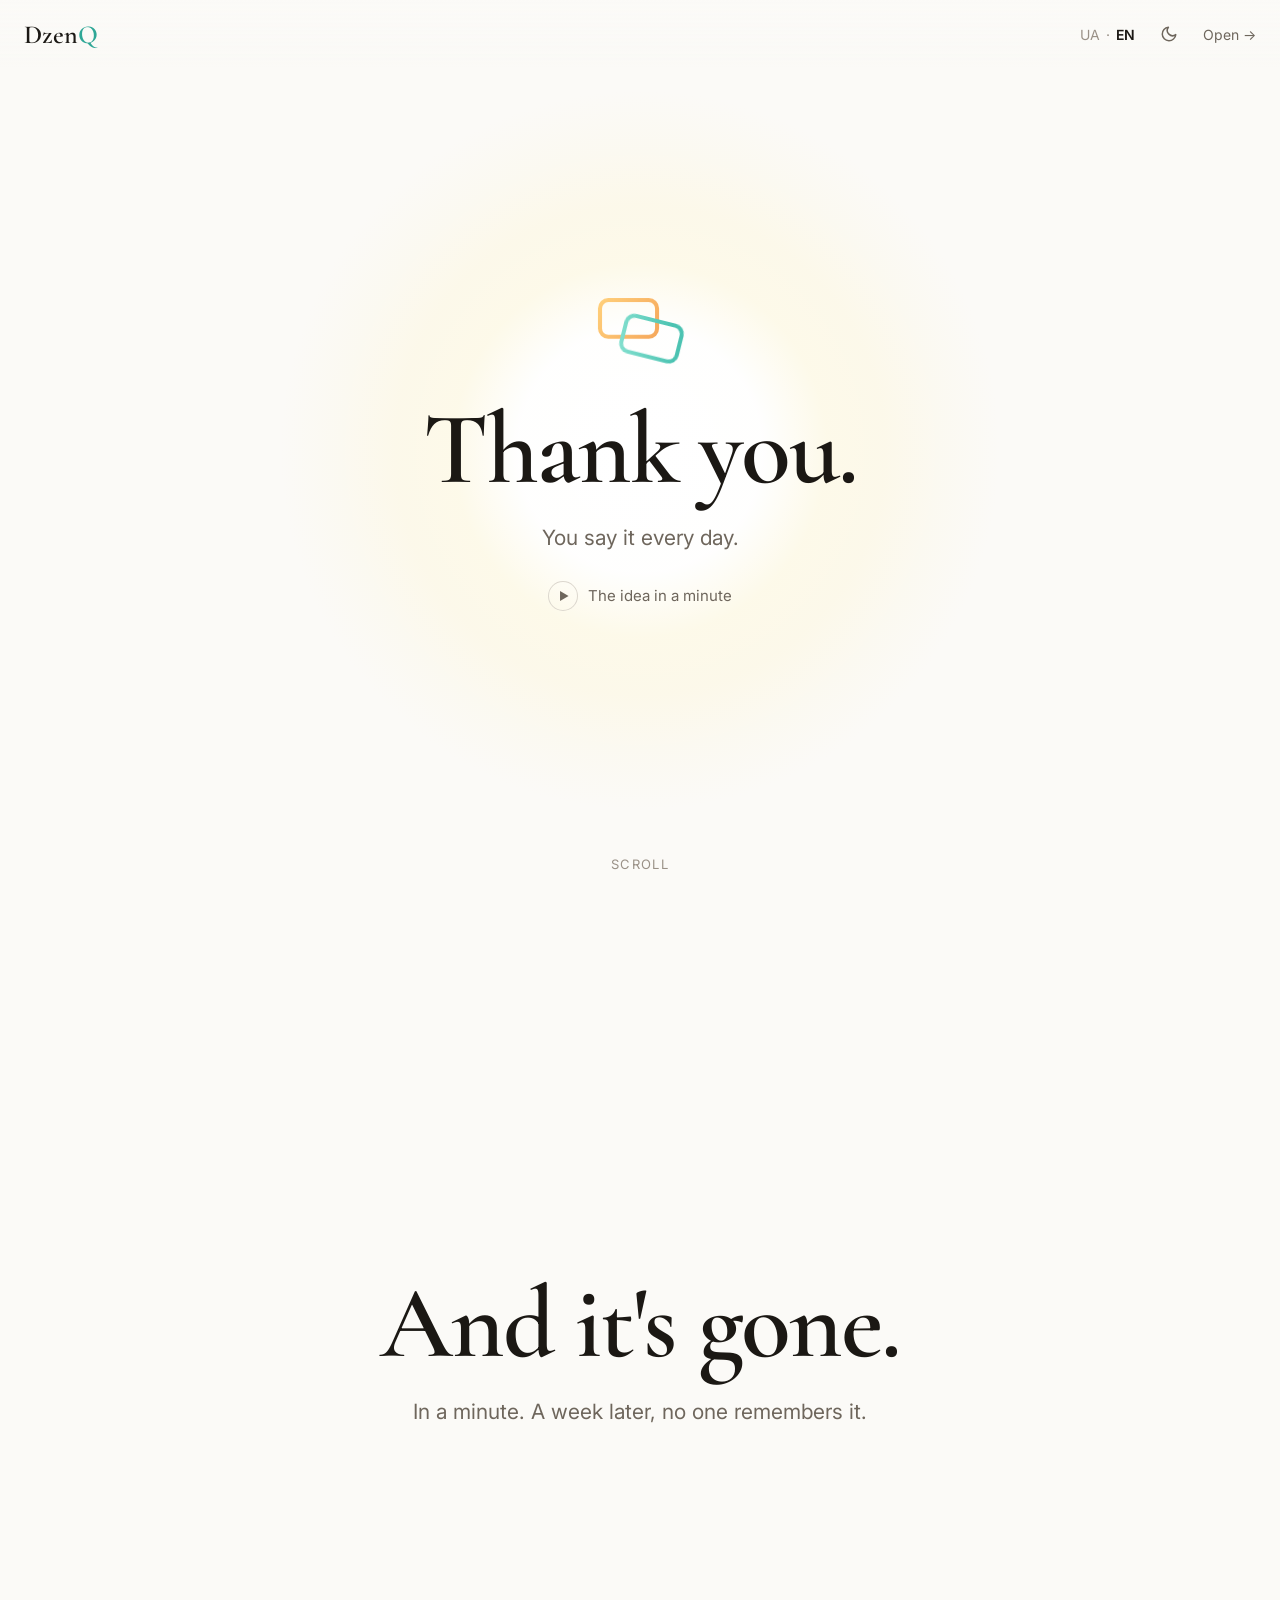
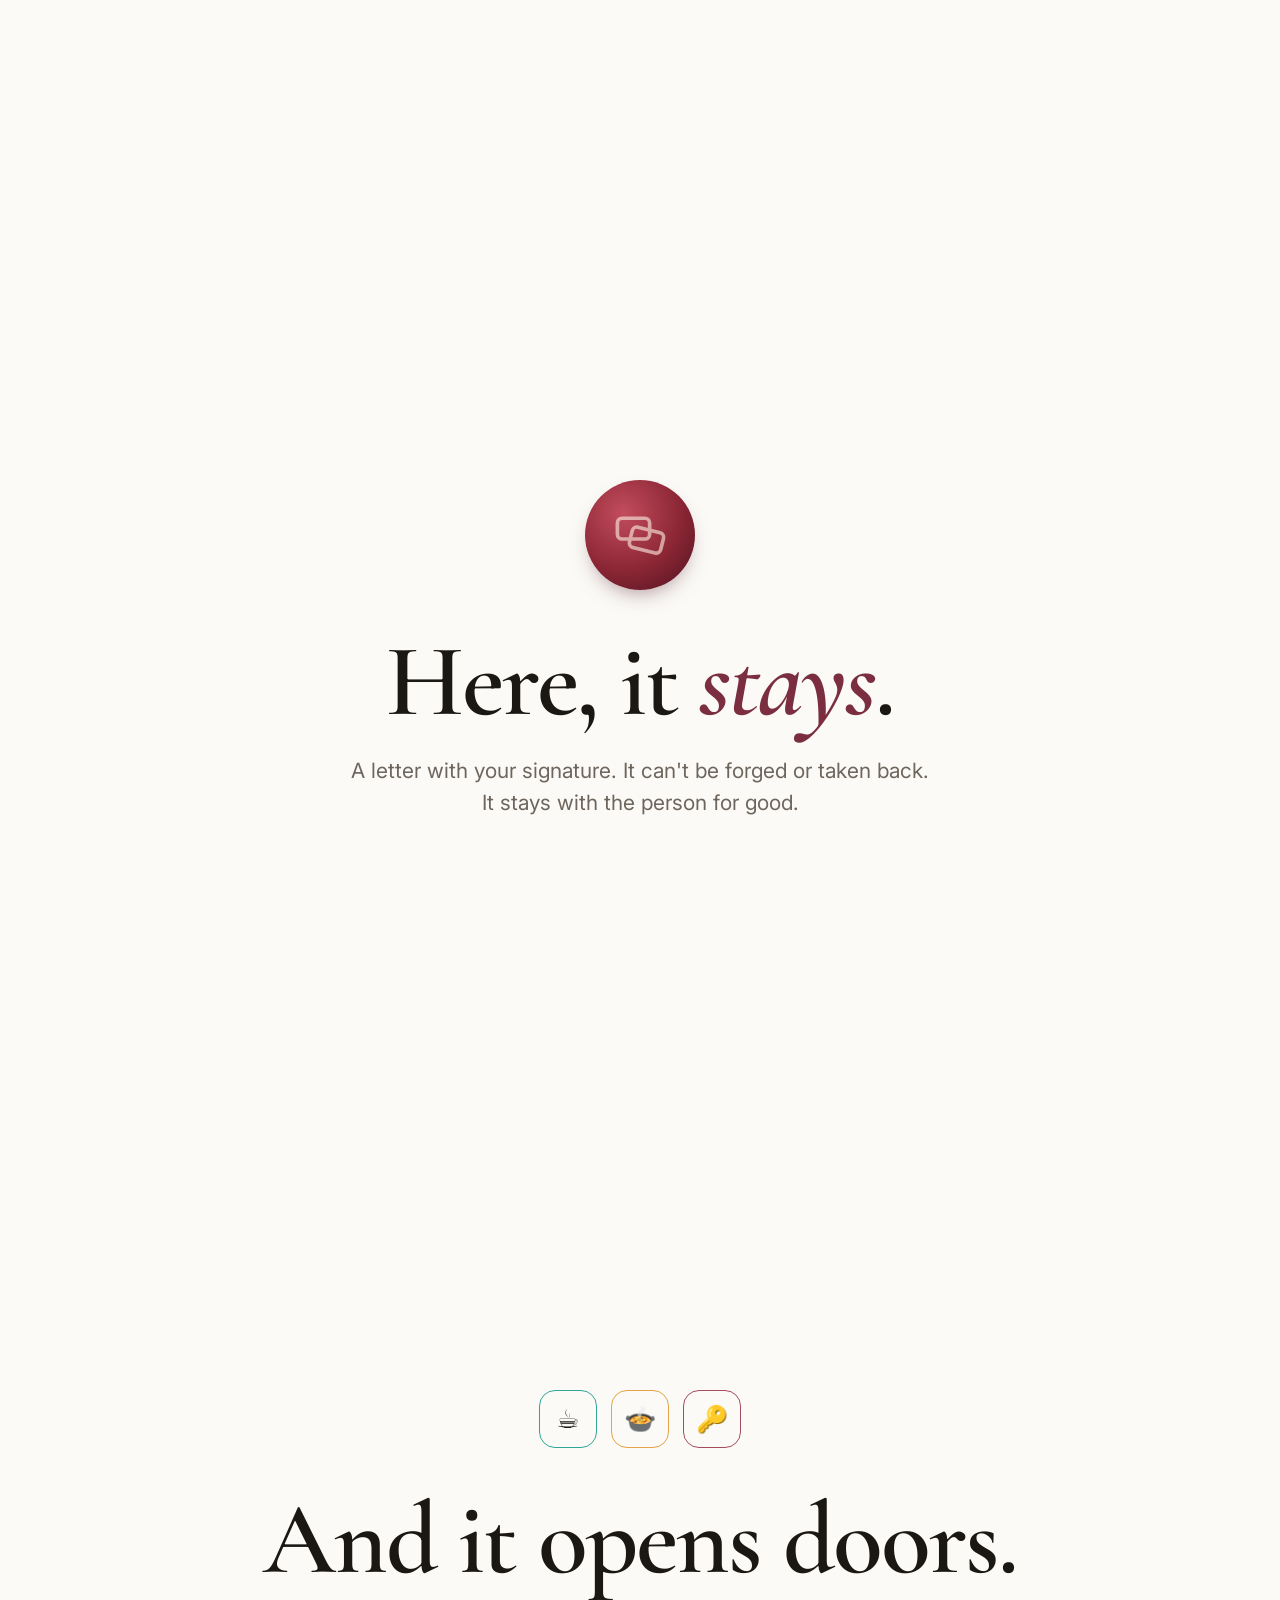
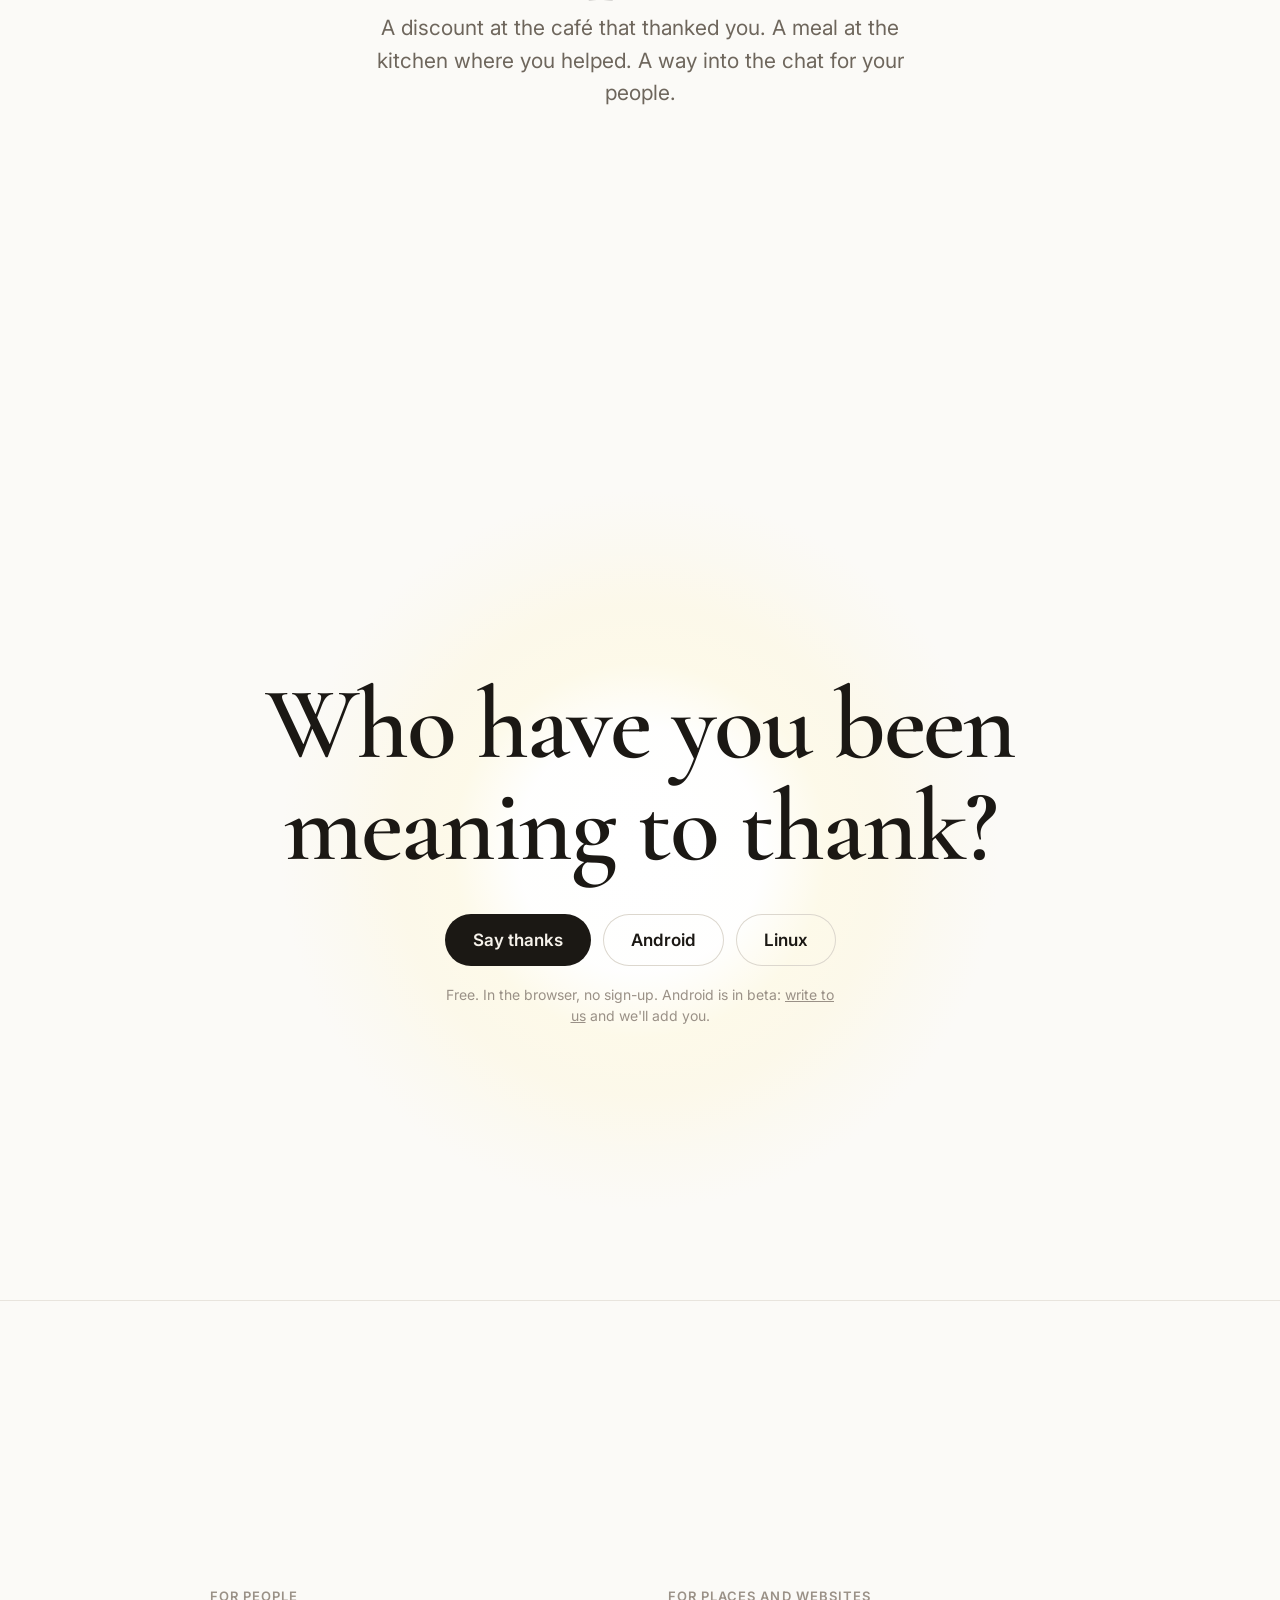
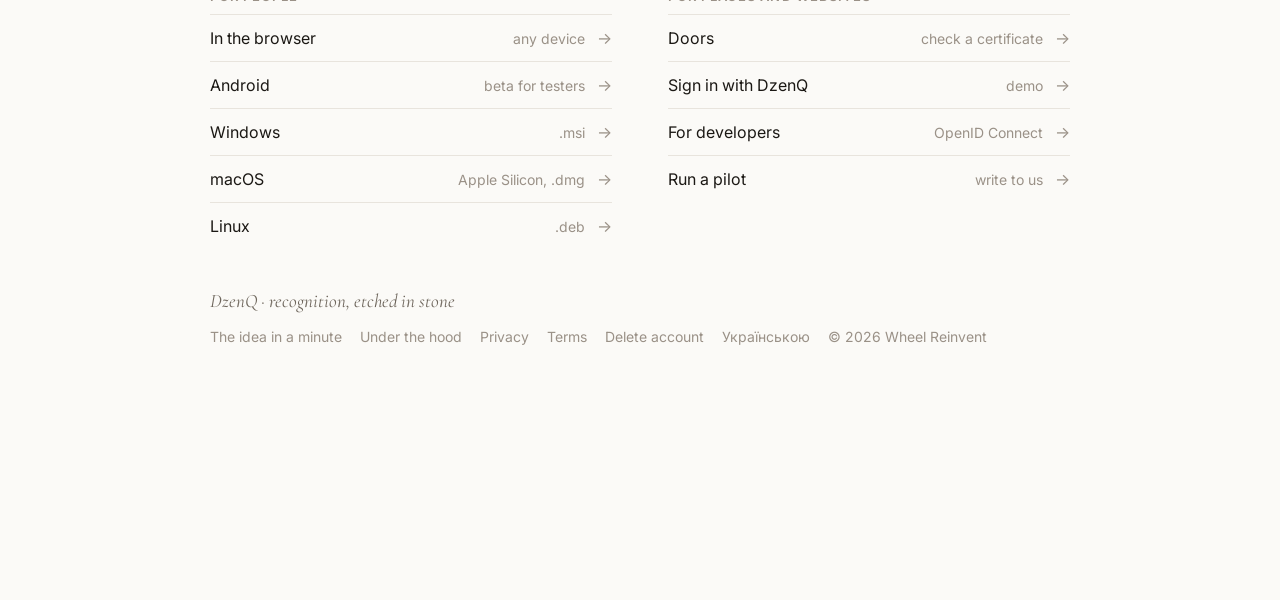
<file: index.html>
<!doctype html>
<html lang="en">
<head>
<meta charset="utf-8">
<meta name="viewport" content="width=device-width, initial-scale=1, viewport-fit=cover">
<title>DzenQ — thanks that stay</title>
<meta name="description" content="You say thank you every day, and it's gone. With DzenQ it stays: a letter with your signature that can't be forged or taken back. And it opens doors.">
<link rel="canonical" href="https://dzenq.com/">
<link rel="alternate" hreflang="en" href="https://dzenq.com/">
<link rel="alternate" hreflang="uk" href="https://dzenq.com/uk/">
<meta property="og:title" content="DzenQ — thanks that stay">
<meta property="og:description" content="You say thank you every day, and it's gone. With DzenQ it stays: a letter with your signature that can't be forged or taken back. And it opens doors.">
<meta property="og:url" content="https://dzenq.com/">
<meta property="og:type" content="website">
<meta name="theme-color" content="#FBFAF7">
<link rel="icon" href="/assets/icon.svg" type="image/svg+xml">
<link rel="preconnect" href="https://fonts.googleapis.com">
<link rel="preconnect" href="https://fonts.gstatic.com" crossorigin>
<link href="https://fonts.googleapis.com/css2?family=Cormorant+Garamond:ital,wght@0,500;0,600;1,500;1,600&family=Inter:wght@400;600&display=swap" rel="stylesheet">
<link rel="stylesheet" href="/assets/site.css?v=kino2">
<script>try{if(localStorage.getItem('theme')==='dark')document.documentElement.dataset.theme='dark'}catch(e){}</script>
<script src="/assets/site.js?v=kino2" defer></script>
</head>
<body>

<!--
  Service links (web app, Android, desktop, doors…) are in the last screen and
  in .more below it; the same addresses are in /index.html and /uk/index.html.
-->

<header class="nav">
  <a class="brand" href="/">Dzen<span>Q</span></a>
  <div class="lang"><a href="/uk/" hreflang="uk" lang="uk">UA</a><span>·</span><span class="on">EN</span></div>
  <button class="theme" type="button" aria-label="Dark mode" title="Dark mode"><svg class="moon" viewBox="0 0 24 24" fill="none" stroke="currentColor" stroke-width="2" stroke-linecap="round" stroke-linejoin="round" aria-hidden="true"><path d="M21 12.8A9 9 0 1 1 11.2 3a7 7 0 0 0 9.8 9.8z"/></svg><svg class="sun" viewBox="0 0 24 24" fill="none" stroke="currentColor" stroke-width="2" stroke-linecap="round" aria-hidden="true"><circle cx="12" cy="12" r="4"/><path d="M12 2v2M12 20v2M4.9 4.9l1.4 1.4M17.7 17.7l1.4 1.4M2 12h2M20 12h2M4.9 19.1l1.4-1.4M17.7 6.3l1.4-1.4"/></svg></button>
  <a class="open" href="https://dzenq-491220.web.app/">Open →</a>
</header>

<main>
  <section class="screen glow">
    <svg class="mark" viewBox="75 40 1000 880" fill="none" aria-hidden="true"><defs><linearGradient id="mb" x1="140" y1="160" x2="760" y2="560" gradientUnits="userSpaceOnUse"><stop stop-color="#FFCF7A"/><stop offset="1" stop-color="#F6A85C"/></linearGradient><linearGradient id="mf" x1="330" y1="720" x2="930" y2="540" gradientUnits="userSpaceOnUse"><stop stop-color="#86E1D0"/><stop offset="1" stop-color="#4CC3B2"/></linearGradient></defs><g class="b"><rect x="140" y="160" width="620" height="400" rx="90" stroke="url(#mb)" stroke-width="44"/></g><g class="f"><rect x="390" y="380" width="620" height="400" rx="90" stroke="url(#mf)" stroke-width="44" transform="rotate(14 700 580)"/></g></svg>
    <h1>Thank you.</h1>
    <p>You say it every day.</p>
    <a class="film" href="/sky/"><i>▶</i>The idea in a minute</a>
    <div class="down">scroll</div>
  </section>

  <section class="screen fade">
    <h2>And it's gone.</h2>
    <p>In a minute. A week later, no one remembers it.</p>
  </section>

  <section class="screen">
    <div class="seal"><svg viewBox="75 40 1000 880" fill="none" aria-hidden="true"><rect x="140" y="160" width="620" height="400" rx="90" stroke="#FFF1E6" stroke-width="70"/><rect x="390" y="380" width="620" height="400" rx="90" stroke="#FFF1E6" stroke-width="70" transform="rotate(14 700 580)"/></svg></div>
    <h2>Here, it <em>stays</em>.</h2>
    <p>A letter with your signature. It can't be forged or taken back. It stays with the person for good.</p>
  </section>

  <section class="screen">
    <div class="keys" aria-hidden="true"><span>☕</span><span>🍲</span><span>🔑</span></div>
    <h2>And it opens doors.</h2>
    <p>A discount at the café that thanked you. A meal at the kitchen where you helped. A way into the chat for your people.</p>
  </section>

  <section class="screen glow" id="start">
    <h2>Who have you been<br>meaning to thank?</h2>
    <div class="btns">
      <a class="btn" href="https://dzenq-491220.web.app/">Say thanks</a>
      <a class="btn ghost" href="https://play.google.com/apps/internaltest/4701659485857373109">Android</a>
      <a class="btn ghost desktop" href="https://github.com/WheelReinvent/dzenq-landing/releases/latest/download/DzenQ-Windows.msi" hidden>Windows</a>
    </div>
    <p class="fine">Free. In the browser, no sign-up. Android is in beta: <a href="mailto:liubomyr.ivanitskyi@gmail.com?subject=DzenQ%20Android%20beta">write to us</a> and we'll add you.</p>
  </section>
</main>

<footer class="more">
  <div class="cols">
    <div>
      <h3>For people</h3>
      <ul>
          <li><a href="https://dzenq-491220.web.app/">In the browser<span>any device</span></a></li>
          <li><a href="https://play.google.com/apps/internaltest/4701659485857373109">Android<span>beta for testers</span></a></li>
          <li><a href="https://github.com/WheelReinvent/dzenq-landing/releases/latest/download/DzenQ-Windows.msi">Windows<span>.msi</span></a></li>
          <li><a href="https://github.com/WheelReinvent/dzenq-landing/releases/latest/download/DzenQ-macOS.dmg">macOS<span>Apple Silicon, .dmg</span></a></li>
          <li><a href="https://github.com/WheelReinvent/dzenq-landing/releases/latest/download/DzenQ-Linux.deb">Linux<span>.deb</span></a></li>
      </ul>
    </div>
    <div>
      <h3>For places and websites</h3>
      <ul>
          <li><a href="https://dzenq-doors-594587322361.europe-west1.run.app/">Doors<span>check a certificate</span></a></li>
          <li><a href="https://dzenq-doors-594587322361.europe-west1.run.app/demo/login">Sign in with DzenQ<span>demo</span></a></li>
          <li><a href="https://dzenq-doors-594587322361.europe-west1.run.app/.well-known/openid-configuration">For developers<span>OpenID Connect</span></a></li>
          <li><a href="mailto:liubomyr.ivanitskyi@gmail.com?subject=DzenQ%20pilot">Run a pilot<span>write to us</span></a></li>
      </ul>
    </div>
  </div>
  <div class="foot">
    <span class="credo">DzenQ · recognition, etched in stone</span>
    <nav><a href="/sky/">The idea in a minute</a><a href="/inside/">Under the hood</a><a href="/privacy/">Privacy</a><a href="/terms/">Terms</a><a href="https://europe-west1-dzenq-491220.cloudfunctions.net/legal/delete">Delete account</a><a href="/uk/">Українською</a><span>© 2026 Wheel Reinvent</span></nav>
  </div>
</footer>

</body>
</html>
</file>
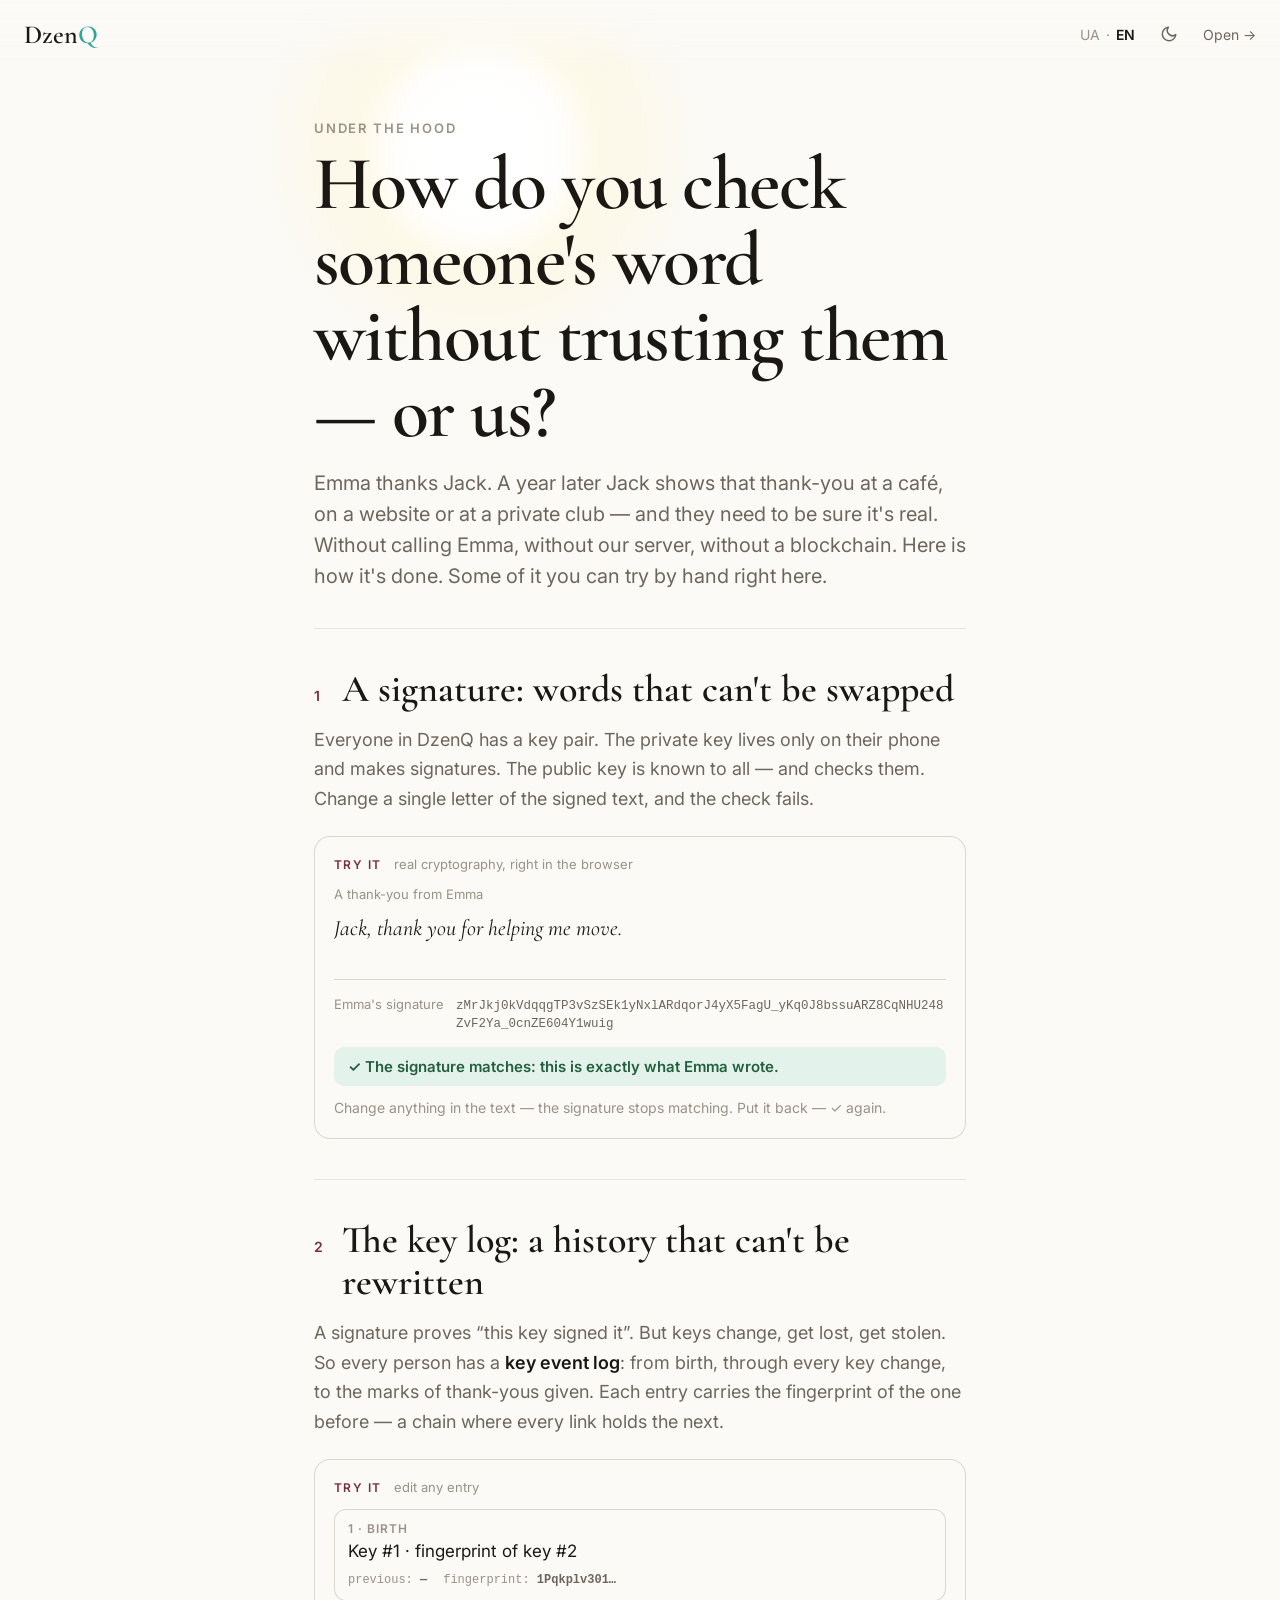
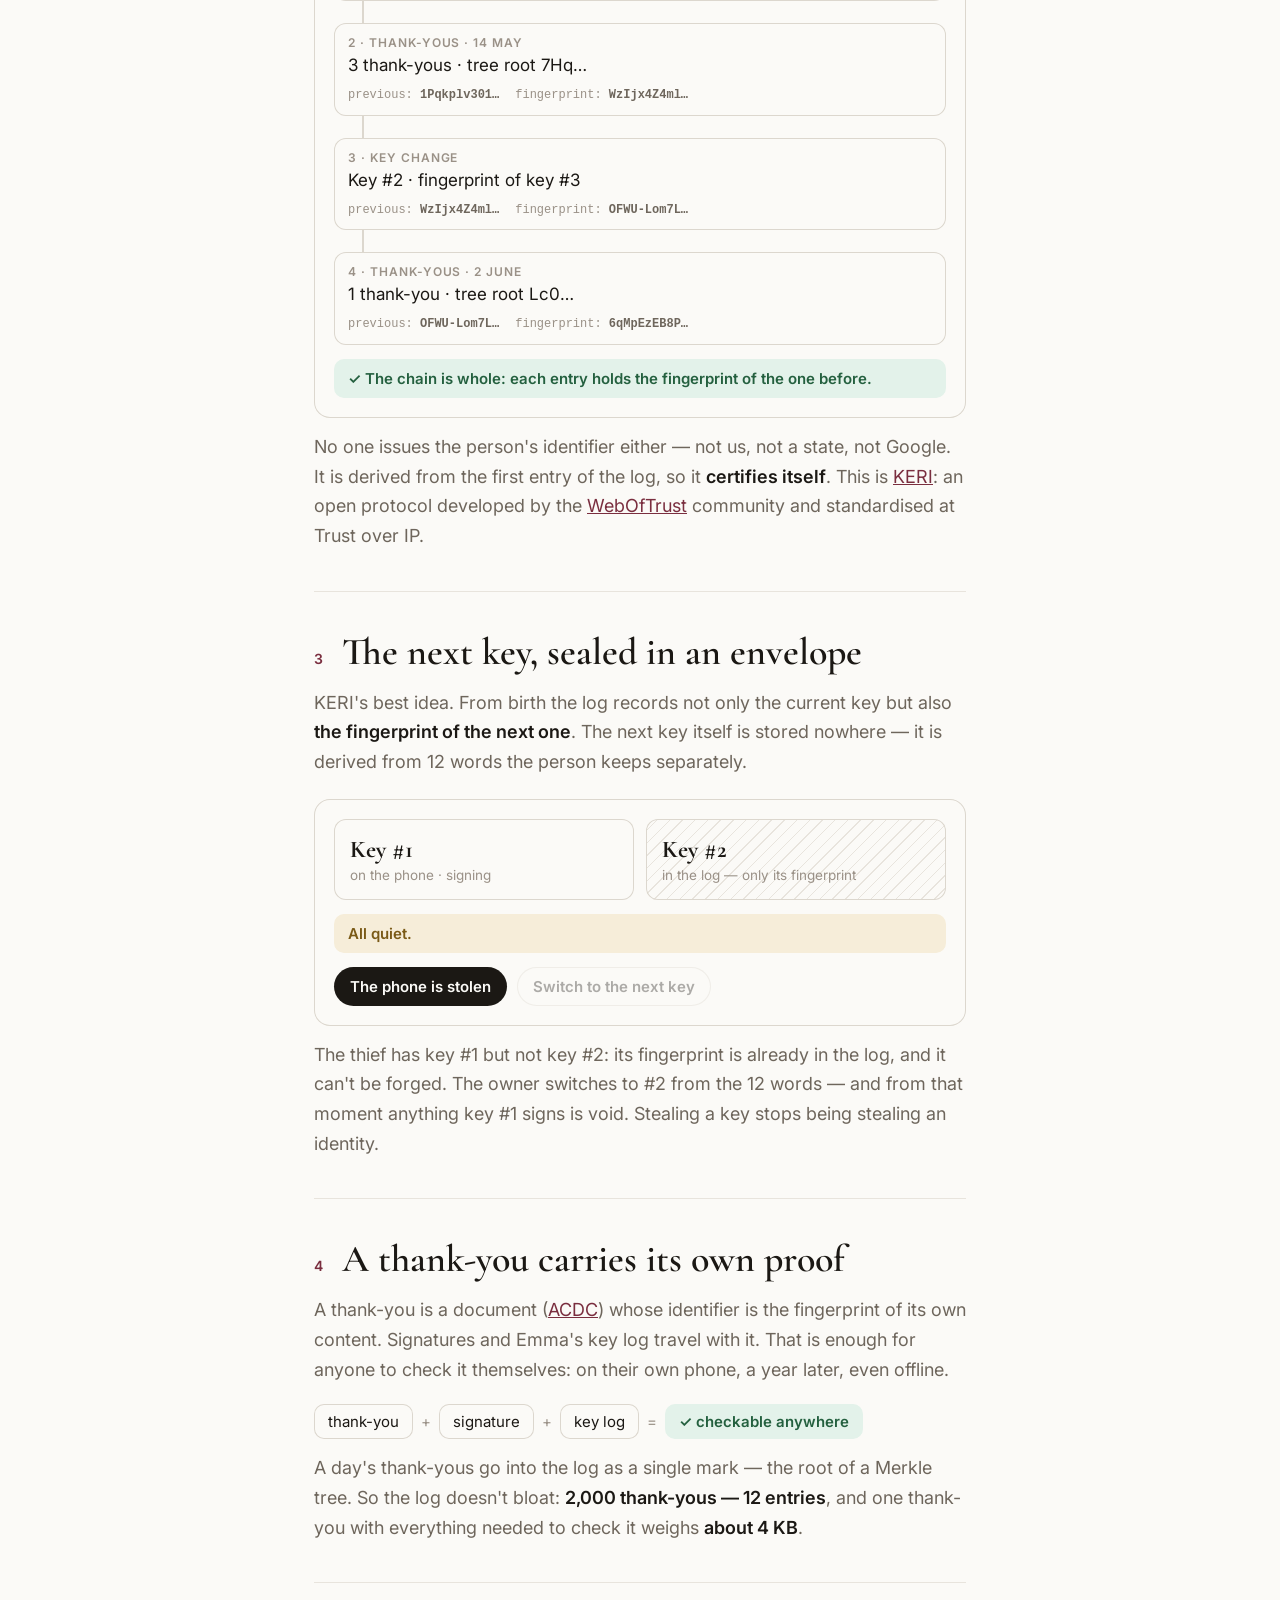
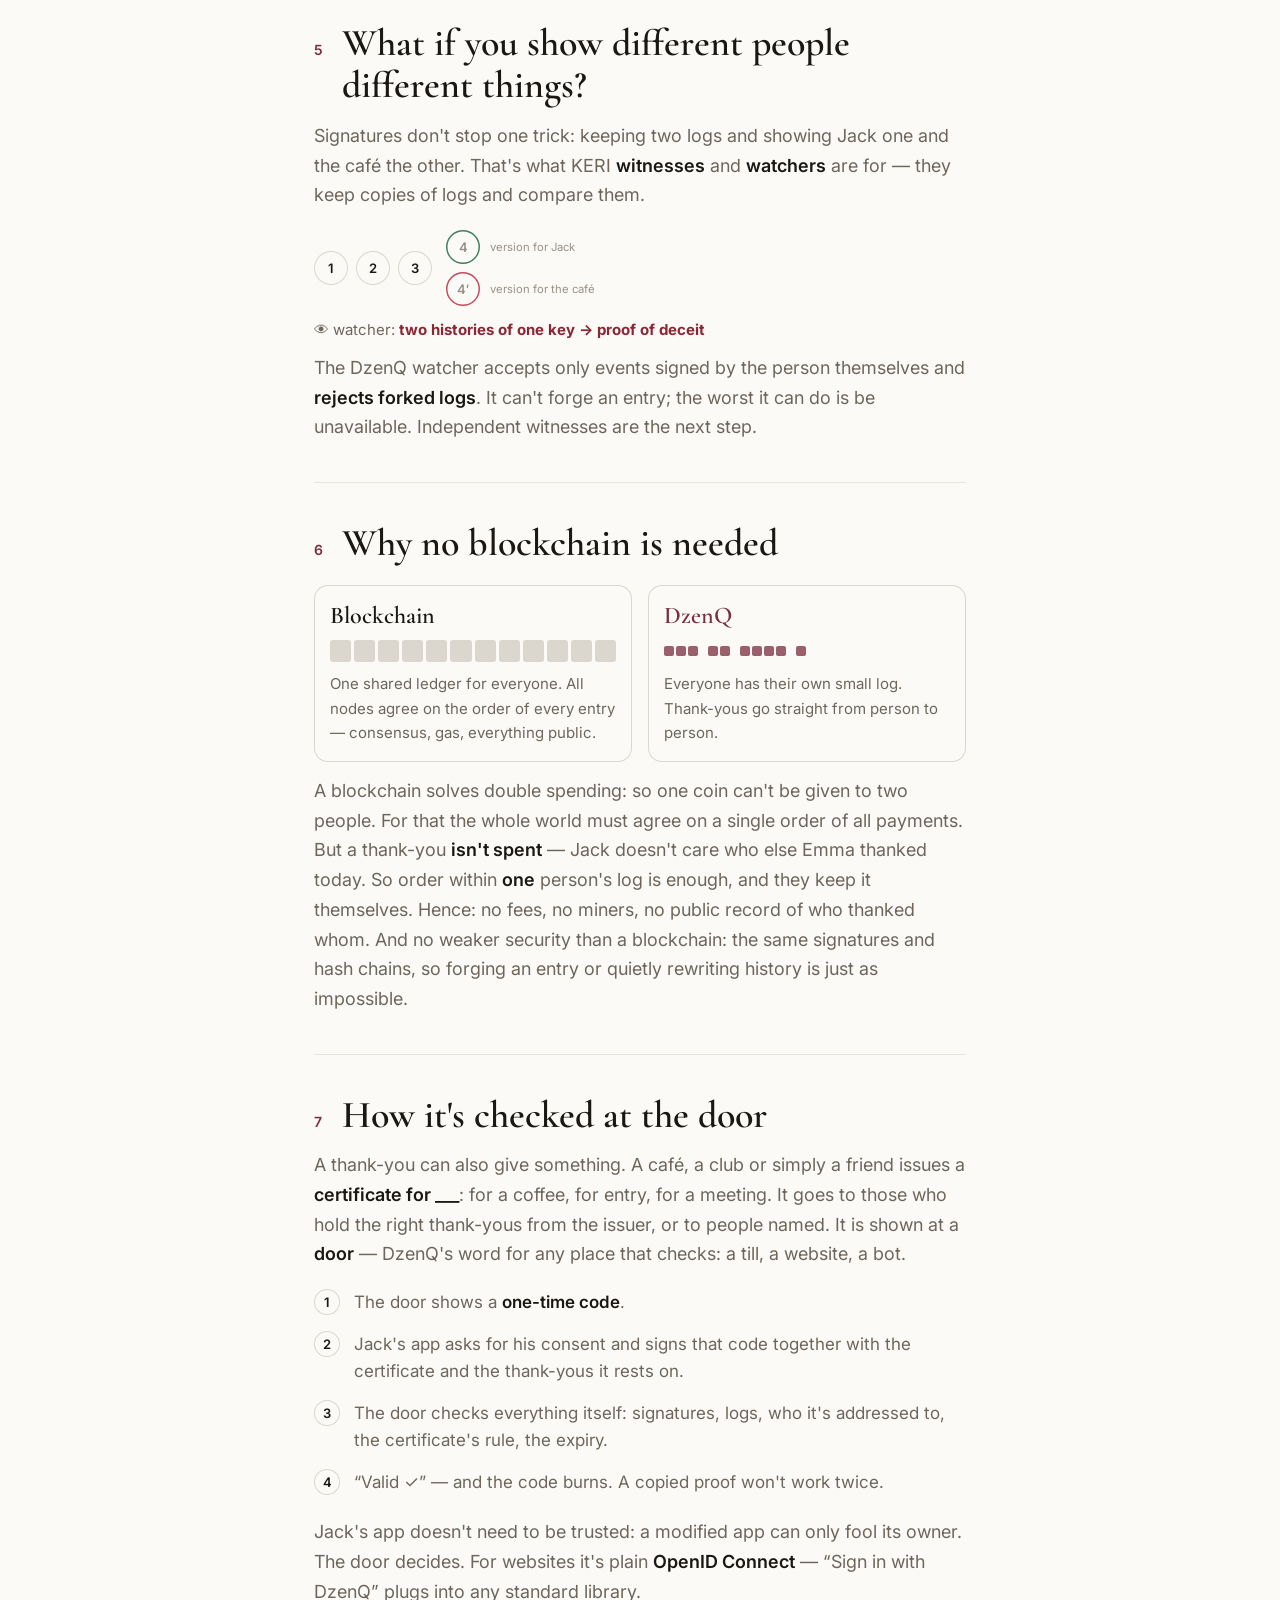
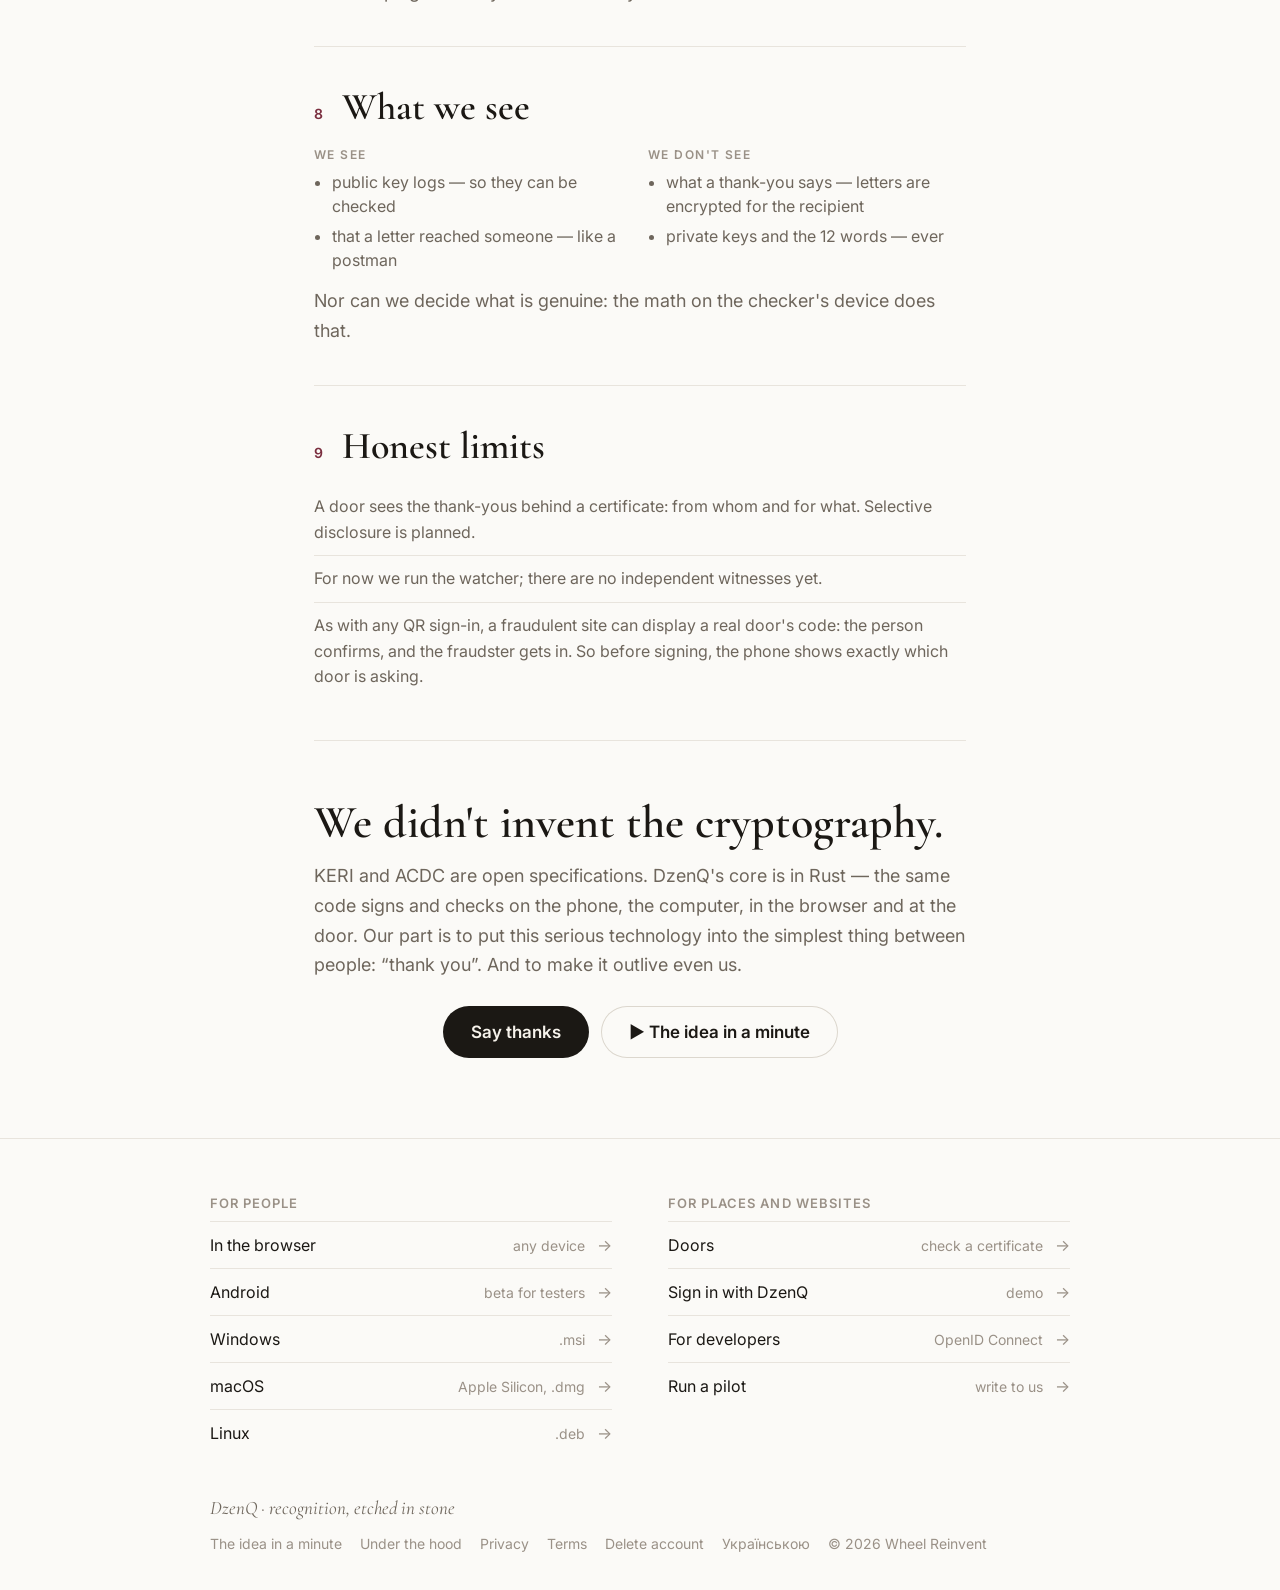
<file: inside/index.html>
<!doctype html>
<html lang="en">
<head>
<meta charset="utf-8">
<meta name="viewport" content="width=device-width, initial-scale=1, viewport-fit=cover">
<title>DzenQ — under the hood</title>
<meta name="description" content="How to check a thank-you without trusting the person or us: signatures, the key log, the next key, watchers, and why no blockchain.">
<link rel="canonical" href="https://dzenq.com/inside/">
<meta property="og:title" content="DzenQ — under the hood">
<meta property="og:description" content="How to check a thank-you without trusting the person or us: signatures, the key log, the next key, watchers, and why no blockchain.">
<meta property="og:url" content="https://dzenq.com/inside/">
<meta property="og:type" content="article">
<link rel="icon" href="/assets/icon.svg" type="image/svg+xml">
<link rel="preconnect" href="https://fonts.googleapis.com">
<link rel="preconnect" href="https://fonts.gstatic.com" crossorigin>
<link href="https://fonts.googleapis.com/css2?family=Cormorant+Garamond:ital,wght@0,500;0,600;1,500;1,600&family=Inter:wght@400;600&display=swap" rel="stylesheet">
<link rel="stylesheet" href="/assets/site.css?v=kino2">
<link rel="stylesheet" href="/assets/inside.css?v=2">
<script>try{if(localStorage.getItem('theme')==='dark')document.documentElement.dataset.theme='dark'}catch(e){}</script>
<script src="/assets/site.js?v=kino2" defer></script>
<script src="/assets/inside.js?v=3" defer></script>
</head>
<body>
<header class="nav">
  <a class="brand" href="/">Dzen<span>Q</span></a>
  <div class="lang"><a href="/uk/inside/" hreflang="uk" lang="uk">UA</a><span>·</span><span class="on">EN</span></div>
  <button class="theme" type="button" aria-label="Dark theme" title="Dark theme"><svg class="moon" viewBox="0 0 24 24" fill="none" stroke="currentColor" stroke-width="2" stroke-linecap="round" stroke-linejoin="round" aria-hidden="true"><path d="M21 12.8A9 9 0 1 1 11.2 3a7 7 0 0 0 9.8 9.8z"/></svg><svg class="sun" viewBox="0 0 24 24" fill="none" stroke="currentColor" stroke-width="2" stroke-linecap="round" aria-hidden="true"><circle cx="12" cy="12" r="4"/><path d="M12 2v2M12 20v2M4.9 4.9l1.4 1.4M17.7 17.7l1.4 1.4M2 12h2M20 12h2M4.9 19.1l1.4-1.4M17.7 6.3l1.4-1.4"/></svg></button>
  <a class="open" href="https://dzenq-491220.web.app/">Open →</a>
</header>

<main class="article">
  <header class="top">
    <div class="n">Under the hood</div>
    <h1>How do you check someone's word<br>without trusting them — or us?</h1>
    <p class="lead">Emma thanks Jack. A year later Jack shows that thank-you at a café, on a website or at a private club — and they need to be sure it's real. Without calling Emma, without our server, without a blockchain. Here is how it's done. Some of it you can try by hand right here.</p>
  </header>

  <!-- 1 -->
  <section>
    <h2><span>1</span>A signature: words that can't be swapped</h2>
    <p>Everyone in DzenQ has a key pair. The private key lives only on their phone and makes signatures. The public key is known to all — and checks them. Change a single letter of the signed text, and the check fails.</p>
    <div class="lab" id="sig">
      <div class="lab-h">Try it <small>real cryptography, right in the browser</small></div>
      <label class="l">A thank-you from Emma</label>
      <textarea id="sigText" rows="2">Jack, thank you for helping me move.</textarea>
      <div class="row2"><span class="k">Emma's signature</span><code id="sigVal">…</code></div>
      <div class="verdict" id="sigVerdict">…</div>
      <p class="hint">Change anything in the text — the signature stops matching. Put it back — ✓ again.</p>
    </div>
  </section>

  <!-- 2 -->
  <section>
    <h2><span>2</span>The key log: a history that can't be rewritten</h2>
    <p>A signature proves “this key signed it”. But keys change, get lost, get stolen. So every person has a <b>key event log</b>: from birth, through every key change, to the marks of thank-yous given. Each entry carries the fingerprint of the one before — a chain where every link holds the next.</p>
    <div class="lab" id="kel">
      <div class="lab-h">Try it <small>edit any entry</small></div>
      <div class="chain" id="chain"></div>
      <div class="verdict" id="kelVerdict">…</div>
    </div>
    <p>No one issues the person's identifier either — not us, not a state, not Google. It is derived from the first entry of the log, so it <b>certifies itself</b>. This is <a href="https://keri.one" rel="noopener">KERI</a>: an open protocol developed by the <a href="https://github.com/WebOfTrust" rel="noopener">WebOfTrust</a> community and standardised at Trust over IP.</p>
  </section>

  <!-- 3 -->
  <section>
    <h2><span>3</span>The next key, sealed in an envelope</h2>
    <p>KERI's best idea. From birth the log records not only the current key but also <b>the fingerprint of the next one</b>. The next key itself is stored nowhere — it is derived from 12 words the person keeps separately.</p>
    <div class="lab" id="rot">
      <div class="keys2">
        <div class="kk" id="kCur"><b>Key #1</b><small>on the phone · signing</small></div>
        <div class="kk env" id="kNext"><b>Key #2</b><small>in the log — only its fingerprint</small></div>
      </div>
      <div class="verdict" id="rotVerdict">All quiet.</div>
      <div class="btns2"><button type="button" class="b" id="steal">The phone is stolen</button><button type="button" class="b ghost" id="rotate" disabled>Switch to the next key</button></div>
    </div>
    <p>The thief has key #1 but not key #2: its fingerprint is already in the log, and it can't be forged. The owner switches to #2 from the 12 words — and from that moment anything key #1 signs is void. Stealing a key stops being stealing an identity.</p>
  </section>

  <!-- 4 -->
  <section>
    <h2><span>4</span>A thank-you carries its own proof</h2>
    <p>A thank-you is a document (<a href="https://trustoverip.github.io/tswg-acdc-specification/" rel="noopener">ACDC</a>) whose identifier is the fingerprint of its own content. Signatures and Emma's key log travel with it. That is enough for anyone to check it themselves: on their own phone, a year later, even offline.</p>
    <div class="packet" aria-hidden="true"><span>thank-you</span><i>+</i><span>signature</span><i>+</i><span>key log</span><i>=</i><span class="ok">✓ checkable anywhere</span></div>
    <p>A day's thank-yous go into the log as a single mark — the root of a Merkle tree. So the log doesn't bloat: <b>2,000 thank-yous — 12 entries</b>, and one thank-you with everything needed to check it weighs <b>about 4 KB</b>.</p>
  </section>

  <!-- 5 -->
  <section>
    <h2><span>5</span>What if you show different people different things?</h2>
    <p>Signatures don't stop one trick: keeping two logs and showing Jack one and the café the other. That's what KERI <b>witnesses</b> and <b>watchers</b> are for — they keep copies of logs and compare them.</p>
    <div class="fork" aria-hidden="true">
      <div class="fk"><span>1</span><span>2</span><span>3</span></div>
      <div class="fb">
        <div class="br"><span class="a">4</span><small>version for Jack</small></div>
        <div class="br"><span class="x">4′</span><small>version for the café</small></div>
      </div>
      <div class="fw">👁 watcher: <b>two histories of one key → proof of deceit</b></div>
    </div>
    <p>The DzenQ watcher accepts only events signed by the person themselves and <b>rejects forked logs</b>. It can't forge an entry; the worst it can do is be unavailable. Independent witnesses are the next step.</p>
  </section>

  <!-- 6 -->
  <section>
    <h2><span>6</span>Why no blockchain is needed</h2>
    <div class="vs2" aria-hidden="true">
      <div><h3>Blockchain</h3><div class="led">
        <i></i><i></i><i></i><i></i><i></i><i></i><i></i><i></i><i></i><i></i><i></i><i></i></div>
        <p>One shared ledger for everyone. All nodes agree on the order of every entry — consensus, gas, everything public.</p></div>
      <div><h3>DzenQ</h3><div class="own">
        <span><i></i><i></i><i></i></span><span><i></i><i></i></span><span><i></i><i></i><i></i><i></i></span><span><i></i></span></div>
        <p>Everyone has their own small log. Thank-yous go straight from person to person.</p></div>
    </div>
    <p>A blockchain solves double spending: so one coin can't be given to two people. For that the whole world must agree on a single order of all payments. But a thank-you <b>isn't spent</b> — Jack doesn't care who else Emma thanked today. So order within <b>one</b> person's log is enough, and they keep it themselves. Hence: no fees, no miners, no public record of who thanked whom. And no weaker security than a blockchain: the same signatures and hash chains, so forging an entry or quietly rewriting history is just as impossible.</p>
  </section>

  <!-- 7 -->
  <section>
    <h2><span>7</span>How it's checked at the door</h2>
    <p>A thank-you can also give something. A café, a club or simply a friend issues a <b>certificate for ___</b>: for a coffee, for entry, for a meeting. It goes to those who hold the right thank-yous from the issuer, or to people named. It is shown at a <b>door</b> — DzenQ's word for any place that checks: a till, a website, a bot.</p>
    <ol class="steps">
      <li>The door shows a <b>one-time code</b>.</li>
      <li>Jack's app asks for his consent and signs that code together with the certificate and the thank-yous it rests on.</li>
      <li>The door checks everything itself: signatures, logs, who it's addressed to, the certificate's rule, the expiry.</li>
      <li>“Valid ✓” — and the code burns. A copied proof won't work twice.</li>
    </ol>
    <p>Jack's app doesn't need to be trusted: a modified app can only fool its owner. The door decides. For websites it's plain <b>OpenID Connect</b> — “Sign in with DzenQ” plugs into any standard library.</p>
  </section>

  <!-- 8 -->
  <section>
    <h2><span>8</span>What we see</h2>
    <div class="see">
      <div><h3>We see</h3><ul><li>public key logs — so they can be checked</li><li>that a letter reached someone — like a postman</li></ul></div>
      <div><h3>We don't see</h3><ul><li>what a thank-you says — letters are encrypted for the recipient</li><li>private keys and the 12 words — ever</li></ul></div>
    </div>
    <p>Nor can we decide what is genuine: the math on the checker's device does that.</p>
  </section>

  <!-- 9 -->
  <section>
    <h2><span>9</span>Honest limits</h2>
    <ul class="facts small">
      <li>A door sees the thank-yous behind a certificate: from whom and for what. Selective disclosure is planned.</li>
      <li>For now we run the watcher; there are no independent witnesses yet.</li>
      <li>As with any QR sign-in, a fraudulent site can display a real door's code: the person confirms, and the fraudster gets in. So before signing, the phone shows exactly which door is asking.</li>
    </ul>
  </section>

  <section class="last">
    <h2>We didn't invent the cryptography.</h2>
    <p>KERI and ACDC are open specifications. DzenQ's core is in Rust — the same code signs and checks on the phone, the computer, in the browser and at the door. Our part is to put this serious technology into the simplest thing between people: “thank you”. And to make it outlive even us.</p>
    <div class="btns">
      <a class="btn" href="https://dzenq-491220.web.app/">Say thanks</a>
      <a class="btn ghost" href="/sky/">▶ The idea in a minute</a>
    </div>
  </section>
</main>

<footer class="more">
  <div class="cols">
    <div>
      <h3>For people</h3>
      <ul>
          <li><a href="https://dzenq-491220.web.app/">In the browser<span>any device</span></a></li>
          <li><a href="https://play.google.com/apps/internaltest/4701659485857373109">Android<span>beta for testers</span></a></li>
          <li><a href="https://github.com/WheelReinvent/dzenq-landing/releases/latest/download/DzenQ-Windows.msi">Windows<span>.msi</span></a></li>
          <li><a href="https://github.com/WheelReinvent/dzenq-landing/releases/latest/download/DzenQ-macOS.dmg">macOS<span>Apple Silicon, .dmg</span></a></li>
          <li><a href="https://github.com/WheelReinvent/dzenq-landing/releases/latest/download/DzenQ-Linux.deb">Linux<span>.deb</span></a></li>
      </ul>
    </div>
    <div>
      <h3>For places and websites</h3>
      <ul>
          <li><a href="https://dzenq-doors-594587322361.europe-west1.run.app/">Doors<span>check a certificate</span></a></li>
          <li><a href="https://dzenq-doors-594587322361.europe-west1.run.app/demo/login">Sign in with DzenQ<span>demo</span></a></li>
          <li><a href="https://dzenq-doors-594587322361.europe-west1.run.app/.well-known/openid-configuration">For developers<span>OpenID Connect</span></a></li>
          <li><a href="mailto:liubomyr.ivanitskyi@gmail.com?subject=DzenQ%20pilot">Run a pilot<span>write to us</span></a></li>
      </ul>
    </div>
  </div>
  <div class="foot">
    <span class="credo">DzenQ · recognition, etched in stone</span>
    <nav><a href="/sky/">The idea in a minute</a><a href="/inside/">Under the hood</a><a href="/privacy/">Privacy</a><a href="/terms/">Terms</a><a href="https://europe-west1-dzenq-491220.cloudfunctions.net/legal/delete">Delete account</a><a href="/uk/inside/">Українською</a><span>© 2026 Wheel Reinvent</span></nav>
  </div>
</footer>
</body>
</html>
</file>
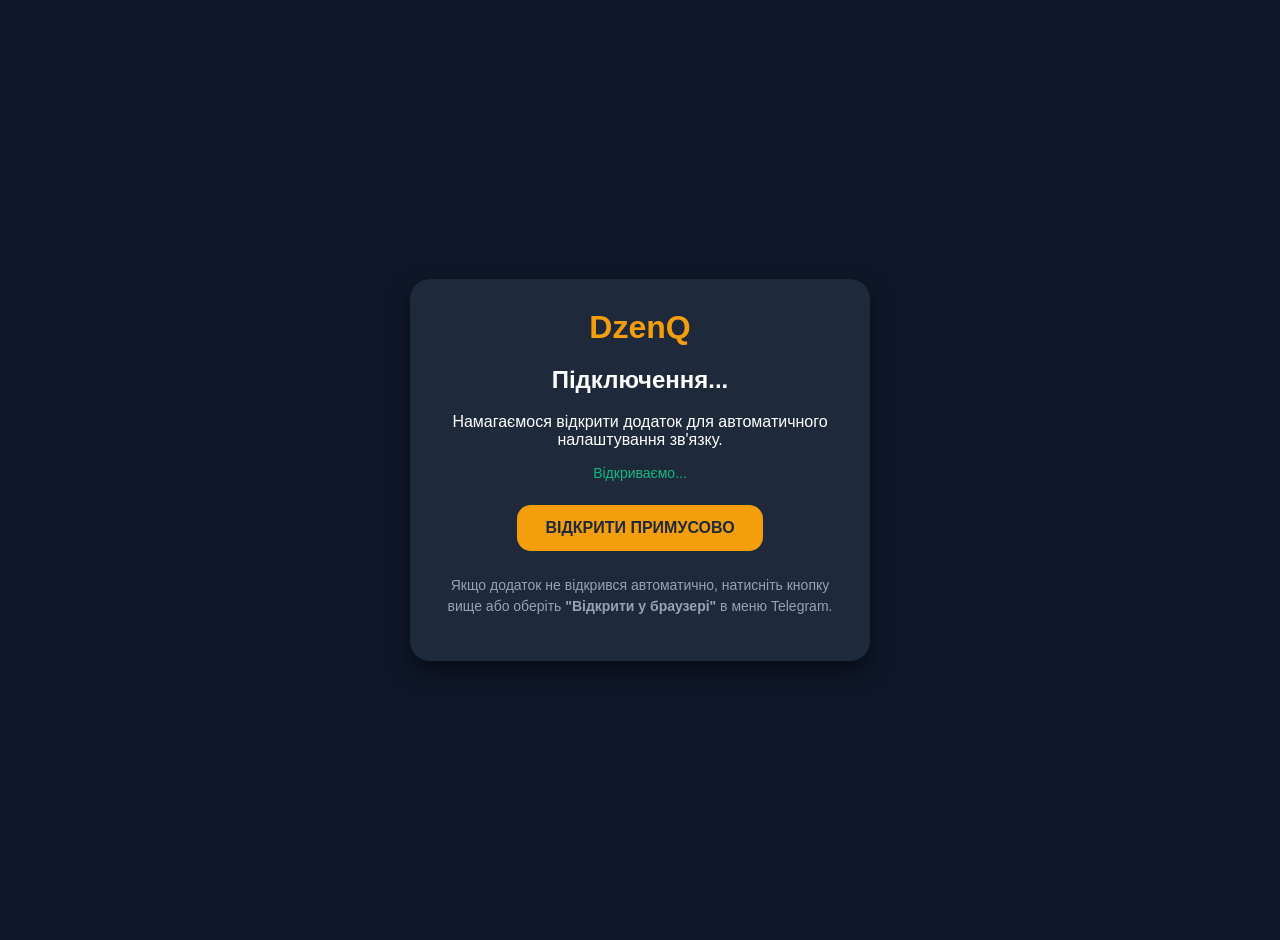
<file: oobi/index.html>
<!DOCTYPE html>
<html>
<head>
    <title>DzenQ - Out of Band Introduction</title>
    <meta charset="utf-8">
    <meta name="viewport" content="width=device-width, initial-scale=1">
    <style>
        body {
            font-family: -apple-system, BlinkMacSystemFont, "Segoe UI", Roboto, Helvetica, Arial, sans-serif;
            display: flex;
            flex-direction: column;
            align-items: center; justify-content: center;
            height: 100vh; margin: 0;
            background-color: #0f172a; color: white;
            text-align: center; padding: 20px;
        }
        .container {
            max-width: 400px; background: #1e293b;
            padding: 30px; border-radius: 20px;
            box-shadow: 0 10px 25px rgba(0,0,0,0.5);
        }
        .logo { font-size: 32px; font-weight: 800; color: #f59e0b; margin-bottom: 10px; }
        .button {
            display: inline-block; background-color: #f59e0b; color: #1e293b;
            padding: 14px 28px; border-radius: 14px;
            text-decoration: none; font-weight: bold;
            margin-top: 24px; font-size: 16px; transition: all 0.2s;
        }
        .button:active { transform: scale(0.96); }
        .info { font-size: 14px; color: #94a3b8; margin-top: 24px; line-height: 1.5; }
        .status { color: #10b981; font-size: 14px; margin-top: 10px; }
    </style>
</head>
<body>
    <div class="container">
        <div class="logo">DzenQ</div>
        <h2>Підключення...</h2>
        <p>Намагаємося відкрити додаток для автоматичного налаштування зв'язку.</p>
        <div id="status" class="status">Відкриваємо...</div>
        <a id="deepLink" href="#" class="button">ВІДКРИТИ ПРИМУСОВО</a>
        <p class="info">
            Якщо додаток не відкрився автоматично, натисніть кнопку вище або оберіть <b>"Відкрити у браузері"</b> в меню Telegram.
        </p>
    </div>

    <script>
        function getDeepLink() {
            // This grabs everything after the "?" in the current URL 
            // and turns it into a dzenq:// link
            const params = window.location.search;
            return "dzenq://oobi" + params;
        }

        function triggerRedirect() {
            const deepLink = getDeepLink();
            document.getElementById("deepLink").href = deepLink;
            
            // 1. Try immediate redirect
            window.location.replace(deepLink);
            
            // 2. Fallback attempt after 1.5 seconds
            setTimeout(() => {
                window.location.href = deepLink;
                document.getElementById("status").innerText = "Чекаємо на відповідь системи...";
                document.getElementById("status").style.color = "#94a3b8";
            }, 1500);
        }
        
        window.onload = triggerRedirect;
    </script>
</body>
</html>
</file>
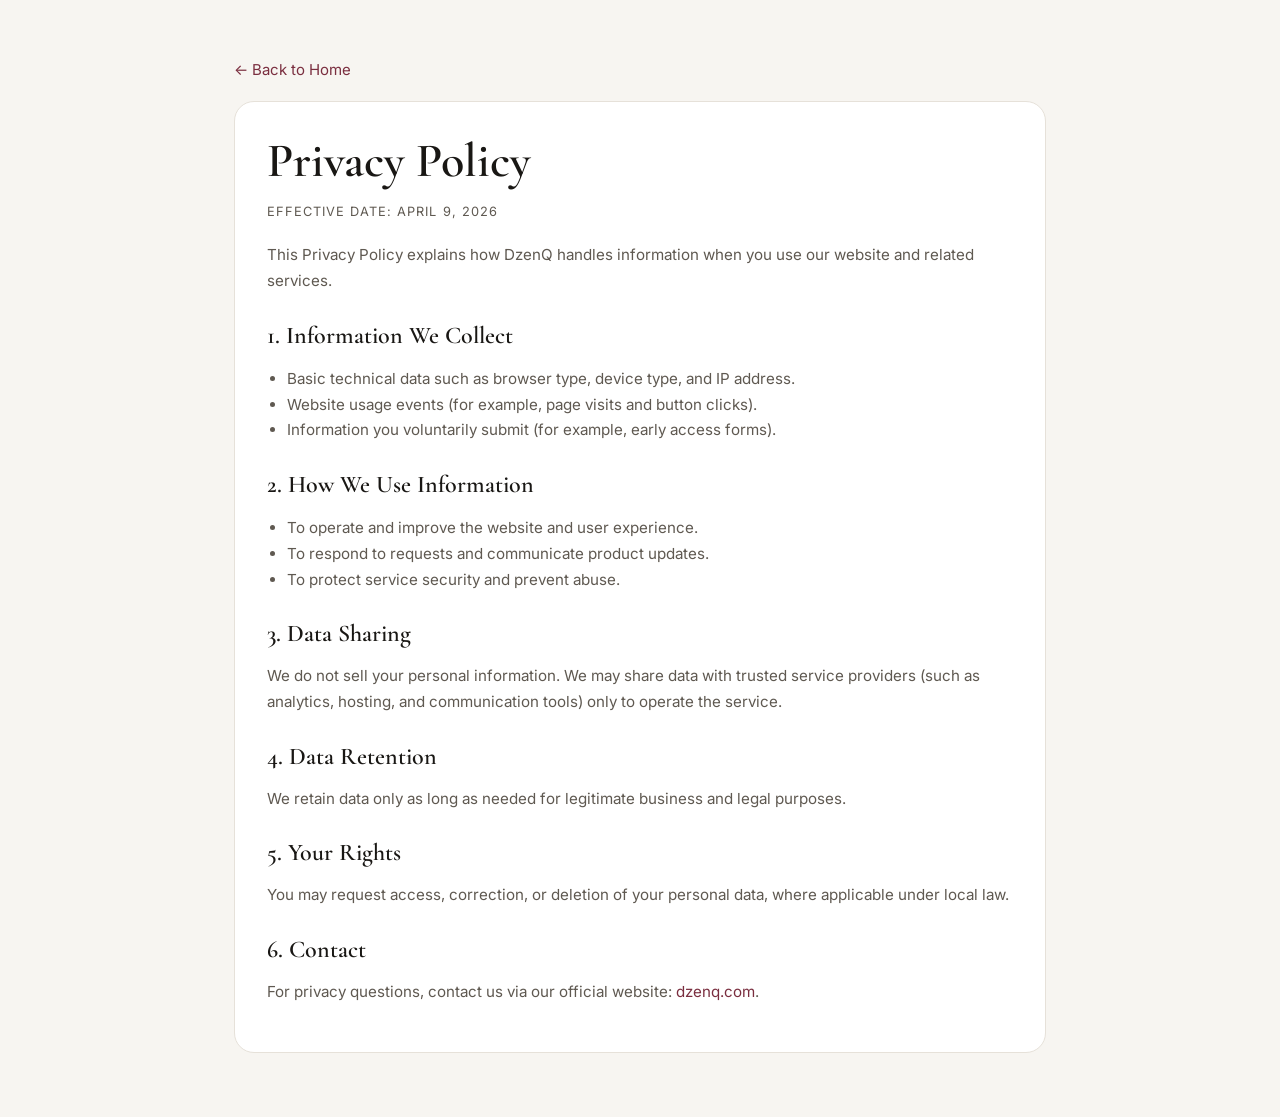
<file: privacy/index.html>
<!DOCTYPE html>
<html lang="en">
<head>
  <meta charset="UTF-8" />
  <meta name="viewport" content="width=device-width, initial-scale=1.0" />
  <title>DzenQ Privacy Policy</title>
  <link rel="canonical" href="https://dzenq.com/privacy/" />
  <meta name="description" content="Privacy Policy for DzenQ website and services." />
  <style>
    :root {
      --bg: #120d06;
      --panel: #1e1409;
      --text: #ede7de;
      --muted: #b5a592;
      --accent: #3d9e6e;
      --border: rgba(181, 165, 146, 0.2);
    }

    * { box-sizing: border-box; }

    body {
      margin: 0;
      font-family: "JetBrains Mono", "Segoe UI", Arial, sans-serif;
      background: radial-gradient(circle at top right, #2a1c0c 0%, var(--bg) 55%);
      color: var(--text);
      line-height: 1.7;
    }

    .wrap {
      max-width: 860px;
      margin: 0 auto;
      padding: 56px 24px 64px;
    }

    .card {
      background: color-mix(in srgb, var(--panel) 92%, black 8%);
      border: 1px solid var(--border);
      border-radius: 8px;
      padding: 32px;
    }

    h1, h2 {
      font-family: "Cormorant Garamond", Georgia, serif;
      margin: 0 0 12px;
      line-height: 1.15;
    }

    h1 { font-size: clamp(2rem, 6vw, 3rem); }
    h2 { font-size: 1.5rem; margin-top: 28px; }

    p, li { color: var(--muted); font-size: 0.95rem; }

    ul { padding-left: 20px; }

    .meta {
      margin: 12px 0 20px;
      color: var(--muted);
      font-size: 0.8rem;
      letter-spacing: 0.08em;
      text-transform: uppercase;
    }

    a {
      color: var(--accent);
      text-decoration: none;
    }

    a:hover { text-decoration: underline; }

    .toplink {
      display: inline-block;
      margin-bottom: 18px;
      font-size: 0.82rem;
      letter-spacing: 0.08em;
      text-transform: uppercase;
    }
  </style>
  <link rel="icon" href="/assets/icon.svg" type="image/svg+xml">
  <link href="https://fonts.googleapis.com/css2?family=Cormorant+Garamond:wght@600&family=Inter:wght@400;600&display=swap" rel="stylesheet">
  <link rel="stylesheet" href="/assets/legal.css">
</head>
<body>
  <main class="wrap">
    <a class="toplink" href="/">Back to Home</a>
    <article class="card">
      <h1>Privacy Policy</h1>
      <p class="meta">Effective Date: April 9, 2026</p>

      <p>
        This Privacy Policy explains how DzenQ handles information when you use
        our website and related services.
      </p>

      <h2>1. Information We Collect</h2>
      <ul>
        <li>Basic technical data such as browser type, device type, and IP address.</li>
        <li>Website usage events (for example, page visits and button clicks).</li>
        <li>Information you voluntarily submit (for example, early access forms).</li>
      </ul>

      <h2>2. How We Use Information</h2>
      <ul>
        <li>To operate and improve the website and user experience.</li>
        <li>To respond to requests and communicate product updates.</li>
        <li>To protect service security and prevent abuse.</li>
      </ul>

      <h2>3. Data Sharing</h2>
      <p>
        We do not sell your personal information. We may share data with trusted
        service providers (such as analytics, hosting, and communication tools)
        only to operate the service.
      </p>

      <h2>4. Data Retention</h2>
      <p>
        We retain data only as long as needed for legitimate business and legal
        purposes.
      </p>

      <h2>5. Your Rights</h2>
      <p>
        You may request access, correction, or deletion of your personal data,
        where applicable under local law.
      </p>

      <h2>6. Contact</h2>
      <p>
        For privacy questions, contact us via our official website:
        <a href="https://dzenq.com/">dzenq.com</a>.
      </p>
    </article>
  </main>
</body>
</html>
</file>
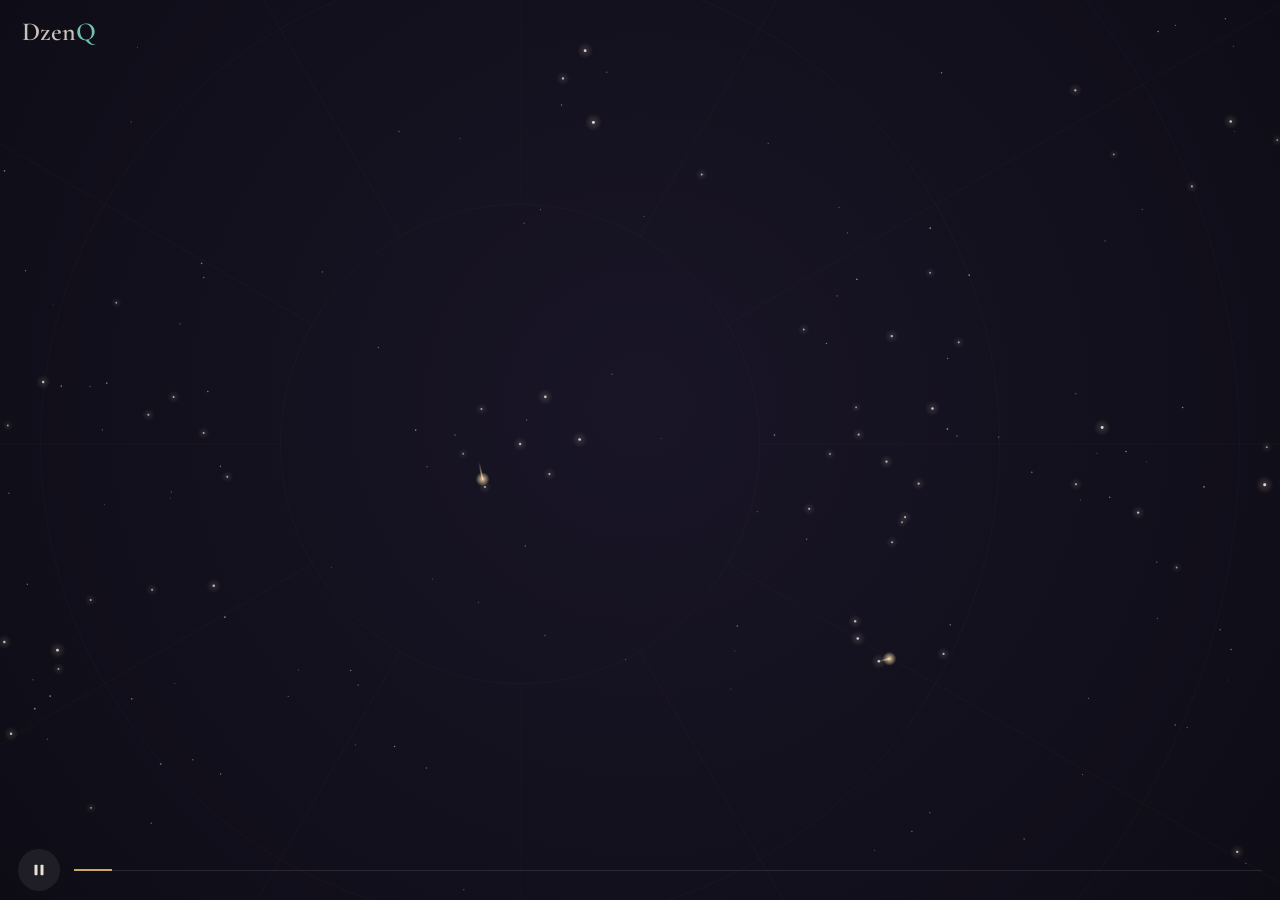
<file: sky/index.html>
<!doctype html>
<html lang="en">
<head>
<meta charset="utf-8">
<meta name="viewport" content="width=device-width, initial-scale=1, viewport-fit=cover">
<title>DzenQ — the idea in a minute</title>
<meta name="description" content="People help you more often than you remember. Thank now — repay when you can.">
<link rel="canonical" href="https://dzenq.com/sky/">
<meta property="og:title" content="DzenQ — the idea in a minute">
<meta property="og:description" content="People help you more often than you remember. Thank now — repay when you can.">
<meta property="og:url" content="https://dzenq.com/sky/">
<meta property="og:type" content="website">
<link rel="icon" href="/assets/icon.svg" type="image/svg+xml">
<meta name="theme-color" content="#0B0A12">
<link rel="preconnect" href="https://fonts.googleapis.com">
<link rel="preconnect" href="https://fonts.gstatic.com" crossorigin>
<link href="https://fonts.googleapis.com/css2?family=Cormorant+Garamond:ital,wght@0,500;0,600;1,500;1,600&family=Inter:wght@400;600&display=swap" rel="stylesheet">
<style>
  html, body { margin: 0; height: 100%; background: #0B0A12; overflow: hidden; }
  canvas { position: fixed; inset: 0; width: 100%; height: 100%; display: block; }
  .brand { position: fixed; top: 16px; left: 22px; font: 600 26px "Cormorant Garamond", Georgia, serif; color: #E9E2D4; text-decoration: none; z-index: 2; opacity: .85; }
  .brand span { color: #86E1D0; }
  .cap { position: fixed; left: 0; right: 0; bottom: 15%; height: 0; pointer-events: none; z-index: 2; }
  .cap p { position: absolute; left: 50%; bottom: 0; width: min(600px, calc(100% - 48px)); transform: translate(-50%, 6px); margin: 0; text-align: center;
    font: italic 500 clamp(22px, 3vw, 34px)/1.25 "Cormorant Garamond", Georgia, serif; color: #E9E0CC; opacity: 0; letter-spacing: .01em;
    transition: opacity .6s, transform .6s; text-shadow: 0 2px 24px rgba(11, 10, 18, 1); }
  .cap p.on { opacity: .92; transform: translate(-50%, 0); transition: opacity 1.6s .5s, transform 1.6s .5s; }
  .cap p.end { font-style: normal; font-weight: 600; }
  .cap p.end a { display: block; margin-top: 18px; font: 600 16px Inter, sans-serif; color: #120F18; background: #FFCF7A; border-radius: 999px; padding: 13px 24px; width: max-content; margin-left: auto; margin-right: auto; text-decoration: none; pointer-events: auto; letter-spacing: 0; }
  .cap p.end a.sub { background: none; color: #A79FB3; padding: 6px 0; margin-top: 10px; font-weight: 400; font-size: 15px; }
  .ui { position: fixed; left: 0; right: 0; bottom: 0; height: 60px; display: flex; align-items: center; gap: 14px; padding: 0 18px; z-index: 2; }
  .play { flex: none; width: 42px; height: 42px; border-radius: 50%; border: 0; cursor: pointer; background: rgba(255, 255, 255, .07); color: #E9E2D4; display: flex; align-items: center; justify-content: center; }
  .play:hover { background: rgba(255, 255, 255, .14); }
  .play svg { width: 18px; height: 18px; fill: currentColor; }
  .play .p, .play .a { display: none; } .play.on .p { display: block; } .play.on .r { display: none; } .play.end .a { display: block; } .play.end .r { display: none; }
  .bar { flex: 1; height: 22px; display: flex; align-items: center; cursor: pointer; }
  .bar div { height: 1px; width: 100%; background: rgba(255, 255, 255, .1); position: relative; }
  .bar i { position: absolute; left: 0; top: -.5px; height: 2px; background: #C9A764; }
</style>
</head>
<body>
<canvas id="c"></canvas>
<a class="brand" href="/">Dzen<span>Q</span></a>
<div class="cap" id="cap"></div>
<div class="ui">
  <button class="play on" id="play" type="button" aria-label="Pause">
    <svg class="p" viewBox="0 0 24 24"><rect x="6" y="5" width="4" height="14" rx="1"/><rect x="14" y="5" width="4" height="14" rx="1"/></svg>
    <svg class="r" viewBox="0 0 24 24"><path d="M8 5.5v13l11-6.5z"/></svg>
    <svg class="a" viewBox="0 0 24 24"><path d="M12 5a7 7 0 1 1-6.6 4.7l1.9.6A5 5 0 1 0 12 7v3L7.5 6 12 2z"/></svg>
  </button>
  <div class="bar" id="bar"><div><i id="fill"></i></div></div>
</div>
<script>
(() => {
  const SPEED = +(new URLSearchParams(location.search).get('speed')) || 1;
  const END = 64;
  const cv = document.getElementById('c'), cx = cv.getContext('2d');
  let W, H;
  const resize = () => { const d = Math.min(2, devicePixelRatio || 1); W = Math.max(1, innerWidth); H = Math.max(1, innerHeight); cv.width = W * d; cv.height = H * d; cx.setTransform(d, 0, 0, d, 0, 0); };
  addEventListener('resize', resize); resize();

  const LINES = [
    [2.5, 'People help you more often than you remember.'],
    [8.5, 'You say “thank you” — and a week later no one remembers who helped whom.'],
    [15, 'A thank-you written down — stays.'],
    [23.5, 'And when you can, you repay. The ones who were really there.'],
    [32, 'Someone helps so many — and it goes unnoticed.'],
    [41.5, 'Until someone writes their thank-you down.'],
    [48.5, 'Then you see who holds the world together.'],
    [56.5, '<span>Thank now. Repay when you can.</span><a href="https://dzenq-491220.web.app/">Say thanks</a><a class="sub" href="/inside/">How it works inside →</a>', 'end'],
  ];
  const cap = document.getElementById('cap');
  const ps = LINES.map(([, h, c]) => { const p = document.createElement('p'); p.innerHTML = h; if (c) p.className = c; cap.appendChild(p); return p; });

  // ── the sky (always the same) ──
  let seed;
  const rnd = () => (seed = (seed * 16807) % 2147483647) / 2147483647;
  const gauss = () => { let u = 0, v = 0; while (!u) u = rnd(); while (!v) v = rnd(); return Math.sqrt(-2 * Math.log(u)) * Math.cos(2 * Math.PI * v); };
  let stars, groups, C1, C2, TAKER, GIVER, sched;

  function build() {
    seed = 1729;
    stars = []; groups = [];
    const star = (x, y, m) => { const s = { x, y, m, b: m, glow: 0, dim: 1, ph: rnd() * 6.28, tw: 1 + rnd() * 2.5, i: stars.length }; stars.push(s); return s; };
    // groups that will become constellations
    const centres = [[0, 0], [.62, -.18]];
    for (let k = 0; k < 26; k++) { const a = rnd() * 6.28, r = .55 + rnd() * 1.15; centres.push([Math.cos(a) * r, Math.sin(a) * r]); }
    centres.forEach(([gx, gy], k) => {
      const n = k < 2 ? 7 : 4 + Math.floor(rnd() * 5), g = [];
      for (let i = 0; i < n; i++) g.push(star(gx + gauss() * .085, gy + gauss() * .085, .55 + rnd() * .5));
      groups.push(g);
    });
    // the loose dust of the sky
    for (let i = 0; i < 420; i++) { const a = rnd() * 6.28, r = Math.sqrt(rnd()) * 2.1; star(Math.cos(a) * r, Math.sin(a) * r, .12 + rnd() * .3); }
    C1 = groups[0]; C2 = groups[1];
    TAKER = C1[0]; TAKER.x = 0; TAKER.y = 0; TAKER.m = TAKER.b = .8;
    GIVER = C2[0]; GIVER.x = .62; GIVER.y = -.18; GIVER.m = GIVER.b = 1.25;
    // composed, not random: a calm figure around each of the two
    C1.slice(1).forEach((s, i) => { const a = i * Math.PI * 2 / (C1.length - 1) + (rnd() - .5) * .5, r = .065 + rnd() * .045; s.x = Math.cos(a) * r; s.y = Math.sin(a) * r * .85; });
    C2.slice(1).forEach((s, i) => { const a = i * Math.PI * 2 / (C2.length - 1) + (rnd() - .5) * .4, r = .1 + rnd() * .06; s.x = GIVER.x + Math.cos(a) * r; s.y = GIVER.y + Math.sin(a) * r * .85; });
    const extra = [];
    for (let i = 0; i < 5; i++) { const a = rnd() * 6.28, r = .13 + rnd() * .07; extra.push(star(GIVER.x + Math.cos(a) * r, GIVER.y + Math.sin(a) * r, .5 + rnd() * .3)); }

    sched = [];
    const near = (s, pool) => pool.filter(o => o !== s).sort((a, b) => Math.hypot(a.x - s.x, a.y - s.y) - Math.hypot(b.x - s.x, b.y - s.y));
    const bright = stars.filter(s => s.m > .5);
    // 1. light passes between people and is gone
    for (let t = 1.2; t < 14.5; t += .35 + rnd() * .45) {
      const a = bright[Math.floor(rnd() * bright.length)], nb = near(a, bright).slice(0, 5), b = nb[Math.floor(rnd() * nb.length)];
      sched.push({ t, kind: 'flash', a, b, dur: 1 + rnd() * .6 });
    }
    // 2. the same, but a line stays: everyone in C1 lights the taker…
    const others1 = C1.slice(1);
    others1.forEach((s, k) => sched.push({ t: 15.6 + k * 1.1, kind: 'ink', a: s, b: TAKER, dur: 1.4 }));
    // …and the taker answers, closing each figure
    others1.forEach((s, k) => sched.push({ t: 24 + k * .85, kind: 'ink', a: TAKER, b: s, dur: 1.3, back: true }));
    for (let k = 0; k < others1.length - 1; k++) sched.push({ t: 25 + k * .7, kind: 'ink', a: others1[k], b: others1[k + 1], dur: 1.2, faint: true });
    // 3. the giver lights everyone, and nothing stays
    const fans = [...C2.slice(1), ...extra];
    for (let t = 31.5, k = 0; t < 41; t += .42, k++) sched.push({ t, kind: 'flash', a: GIVER, b: fans[k % fans.length], dur: 1.1, giver: true });
    // …until the answers come
    fans.slice(0, 9).forEach((s, k) => sched.push({ t: 41.8 + k * .55, kind: 'ink', a: s, b: GIVER, dur: 1.4, toGiver: true }));
    // 4. the whole sky: every group becomes a figure, slowly
    groups.slice(2).forEach(g => {
      const t0 = 46 + rnd() * 9;
      for (let k = 1; k < g.length; k++) sched.push({ t: t0 + k * .4, kind: 'ink', a: g[k], b: g[Math.floor(rnd() * k)], dur: 1.6, sky: true });
      if (g.length > 3 && rnd() < .7) sched.push({ t: t0 + g.length * .4, kind: 'ink', a: g[g.length - 1], b: g[0], dur: 1.6, sky: true });
    });
    sched.sort((a, b) => a.t - b.t);
  }

  // ── state ──
  let T, next, moving, lines, rot;
  function reset() { build(); T = 0; next = 0; moving = []; lines = []; rot = 0; }
  function arrive(f) {
    f.b.glow = 1;
    if (f.kind === 'ink') { lines.push({ a: f.a, b: f.b, k: 0, back: f.back, faint: f.faint, sky: f.sky, wob: (rnd() - .5) * .18 }); f.b.m = Math.min(1.5, f.b.m + .12); if (f.toGiver) f.b.dim = Math.min(1, f.b.dim + .14); }
  }
  function advance(dt) {
    T += dt;
    while (next < sched.length && sched[next].t <= T) moving.push({ ...sched[next++], k: 0 });
    for (let i = moving.length - 1; i >= 0; i--) { const f = moving[i]; f.k += dt / f.dur; if (f.k >= 1) { arrive(f); moving.splice(i, 1); } }
    lines.forEach(l => l.k = Math.min(1, l.k + dt / 1.1));
    stars.forEach(s => s.glow = Math.max(0, s.glow - dt * .9));
    if (T > 33 && T < 41.8) GIVER.dim = Math.max(.28, GIVER.dim - dt * .085);
    if (T > 46) rot += dt * .006 * clamp((T - 46) / 6);
  }

  // ── camera ──
  const clamp = (v, a = 0, b = 1) => Math.max(a, Math.min(b, v));
  const ease = t => t < .5 ? 4 * t * t * t : 1 - Math.pow(-2 * t + 2, 3) / 2;
  function camera() {
    const m = Math.min(W, H);
    const keys = [[0, .2, -.05, m / 1.5], [13, .2, -.05, m / 1.6], [16, 0, 0, m / .42], [29, 0, 0, m / .42], [32, .62, -.18, m / .5], [45, .62, -.18, m / .5], [54, 0, 0, Math.max(W, H) / 3.4], [99, 0, 0, Math.max(W, H) / 3.6]];
    let i = 0; while (i < keys.length - 2 && T >= keys[i + 1][0]) i++;
    const [t0, x0, y0, s0] = keys[i], [t1, x1, y1, s1] = keys[i + 1], k = ease(clamp((T - t0) / (t1 - t0)));
    return { x: x0 + (x1 - x0) * k, y: y0 + (y1 - y0) * k, s: s0 * Math.pow(s1 / s0, k) };
  }

  let S, OX, OY, cr, sr;
  const P = s => { const x = s.x * cr - s.y * sr, y = s.x * sr + s.y * cr; return [OX + x * S, OY + y * S]; };
  const curve = (a, b, w, k) => { const [ax, ay] = P(a), [bx, by] = P(b), mx = (ax + bx) / 2 - (by - ay) * w, my = (ay + by) / 2 + (bx - ax) * w;
    return [(1 - k) * (1 - k) * ax + 2 * (1 - k) * k * mx + k * k * bx, (1 - k) * (1 - k) * ay + 2 * (1 - k) * k * my + k * k * by, ax, ay, mx, my, bx, by]; };

  function draw() {
    const c = camera(); S = c.s; cr = Math.cos(rot); sr = Math.sin(rot);
    const cx0 = c.x * cr - c.y * sr, cy0 = c.x * sr + c.y * cr; OX = W / 2 - cx0 * S; OY = H * (T > 47 ? .46 - .04 * clamp((T - 47) / 7) : .46) - cy0 * S;
    const g = cx.createRadialGradient(W / 2, H * .45, 0, W / 2, H * .45, Math.max(W, H) * .85);
    g.addColorStop(0, '#191527'); g.addColorStop(.6, '#100E19'); g.addColorStop(1, '#09080E');
    cx.fillStyle = g; cx.fillRect(0, 0, W, H);

    // the old star chart: faint circles of the sky, fading in at the end
    const gridA = .035 + .07 * clamp((T - 47) / 6);
    const [ox, oy] = P({ x: 0, y: 0 });
    cx.strokeStyle = `rgba(201, 167, 100, ${gridA})`; cx.lineWidth = 1;
    for (let r = .4; r < 2.2; r += .4) { cx.beginPath(); cx.arc(ox, oy, r * S, 0, 7); cx.stroke(); }
    for (let a = 0; a < 12; a++) { const an = a * Math.PI / 6 + rot; cx.beginPath(); cx.moveTo(ox + Math.cos(an) * .4 * S, oy + Math.sin(an) * .4 * S); cx.lineTo(ox + Math.cos(an) * 2.1 * S, oy + Math.sin(an) * 2.1 * S); cx.stroke(); }

    // lines that stayed — gold ink, drawn by hand
    const zoomW = Math.min(1.3, Math.max(.6, S / (Math.min(W, H) / .5)));
    cx.lineCap = 'round';
    for (const l of lines) {
      const steps = 24, n = Math.max(1, Math.floor(steps * l.k));
      const al = l.faint ? .35 : l.sky ? .42 : .7;
      cx.strokeStyle = l.back ? `rgba(255, 224, 160, ${al})` : `rgba(214, 178, 108, ${al})`;
      cx.lineWidth = (l.sky ? .9 : 1.3) * zoomW;
      cx.beginPath();
      for (let i = 0; i <= n; i++) { const [x, y] = curve(l.a, l.b, l.wob, i / steps); i ? cx.lineTo(x, y) : cx.moveTo(x, y); }
      cx.stroke();
    }

    // light passing between people (and gone)
    for (const f of moving) {
      const k = ease(f.k), w = f.kind === 'ink' ? .06 : .14;
      const [hx, hy] = curve(f.a, f.b, w, k), [tx, ty] = curve(f.a, f.b, w, Math.max(0, k - .22));
      const tail = cx.createLinearGradient(tx, ty, hx, hy);
      const col = f.giver ? '255, 236, 200' : '255, 226, 170';
      tail.addColorStop(0, `rgba(${col}, 0)`); tail.addColorStop(1, `rgba(${col}, ${.85 * Math.sin(f.k * Math.PI) + .1})`);
      cx.strokeStyle = tail; cx.lineWidth = 1.6; cx.beginPath(); cx.moveTo(tx, ty); cx.lineTo(hx, hy); cx.stroke();
      const hg = cx.createRadialGradient(hx, hy, 0, hx, hy, 7); hg.addColorStop(0, `rgba(${col}, .9)`); hg.addColorStop(1, `rgba(${col}, 0)`);
      cx.fillStyle = hg; cx.beginPath(); cx.arc(hx, hy, 7, 0, 7); cx.fill();
    }

    // stars: crisp points that twinkle, warmer when lines reach them
    const sz = Math.max(.7, Math.min(2.4, S / (Math.min(W, H) / .6)));
    for (const s of stars) {
      const [x, y] = P(s);
      if (x < -20 || y < -20 || x > W + 20 || y > H + 20) continue;
      const tw = .78 + .22 * Math.sin(T * s.tw + s.ph), lum = s.m * s.dim * tw + s.glow * .6;
      const r = (.6 + lum * 1.5) * sz;
      if (lum > .45) { const h = cx.createRadialGradient(x, y, 0, x, y, r * 6); h.addColorStop(0, `rgba(255, 226, 180, ${.18 * lum})`); h.addColorStop(1, 'rgba(255, 226, 180, 0)'); cx.fillStyle = h; cx.beginPath(); cx.arc(x, y, r * 6, 0, 7); cx.fill(); }
      const warm = clamp((s.m - s.b) * 3 + s.glow);
      cx.fillStyle = `rgba(${220 + 35 * warm}, ${222 + 6 * warm}, ${240 - 70 * warm}, ${clamp(.25 + lum * .75)})`;
      cx.beginPath(); cx.arc(x, y, r, 0, 7); cx.fill();
    }

  }

  // ── play / pause / seek ──
  const play = document.getElementById('play'), fill = document.getElementById('fill');
  let playing = true, last = 0;
  const setPlaying = v => { playing = v; play.classList.toggle('on', v); play.classList.toggle('end', !v && T >= END); play.setAttribute('aria-label', v ? 'Pause' : 'Play'); };
  function seek(to) { reset(); while (T < to) advance(Math.min(1 / 30, to - T)); }
  function tick(ts) {
    const dt = last ? Math.min(.05, (ts - last) / 1000) * SPEED : 0; last = ts;
    if (playing) { advance(dt); if (T >= END) setPlaying(false); }
    LINES.forEach(([t0], i) => ps[i].classList.toggle('on', T >= t0 && T < (LINES[i + 1] ? LINES[i + 1][0] - .5 : 999)));
    fill.style.width = (Math.min(1, T / END) * 100) + '%';
    if (innerWidth !== W || innerHeight !== H) resize();
    if (W > 40 && H > 40) draw();
    requestAnimationFrame(tick);
  }
  play.addEventListener('click', () => { if (T >= END) seek(0); setPlaying(!playing || T < .01); });
  document.getElementById('bar').addEventListener('click', e => { const r = e.currentTarget.getBoundingClientRect(); seek(END * clamp((e.clientX - r.left) / r.width)); });
  addEventListener('keydown', e => { if (e.code === 'Space') { e.preventDefault(); play.click(); } });
  window.__seek = seek;
  reset();
  if (matchMedia('(prefers-reduced-motion: reduce)').matches) setPlaying(false);
  requestAnimationFrame(tick);
})();
</script>
</body>
</html>
</file>
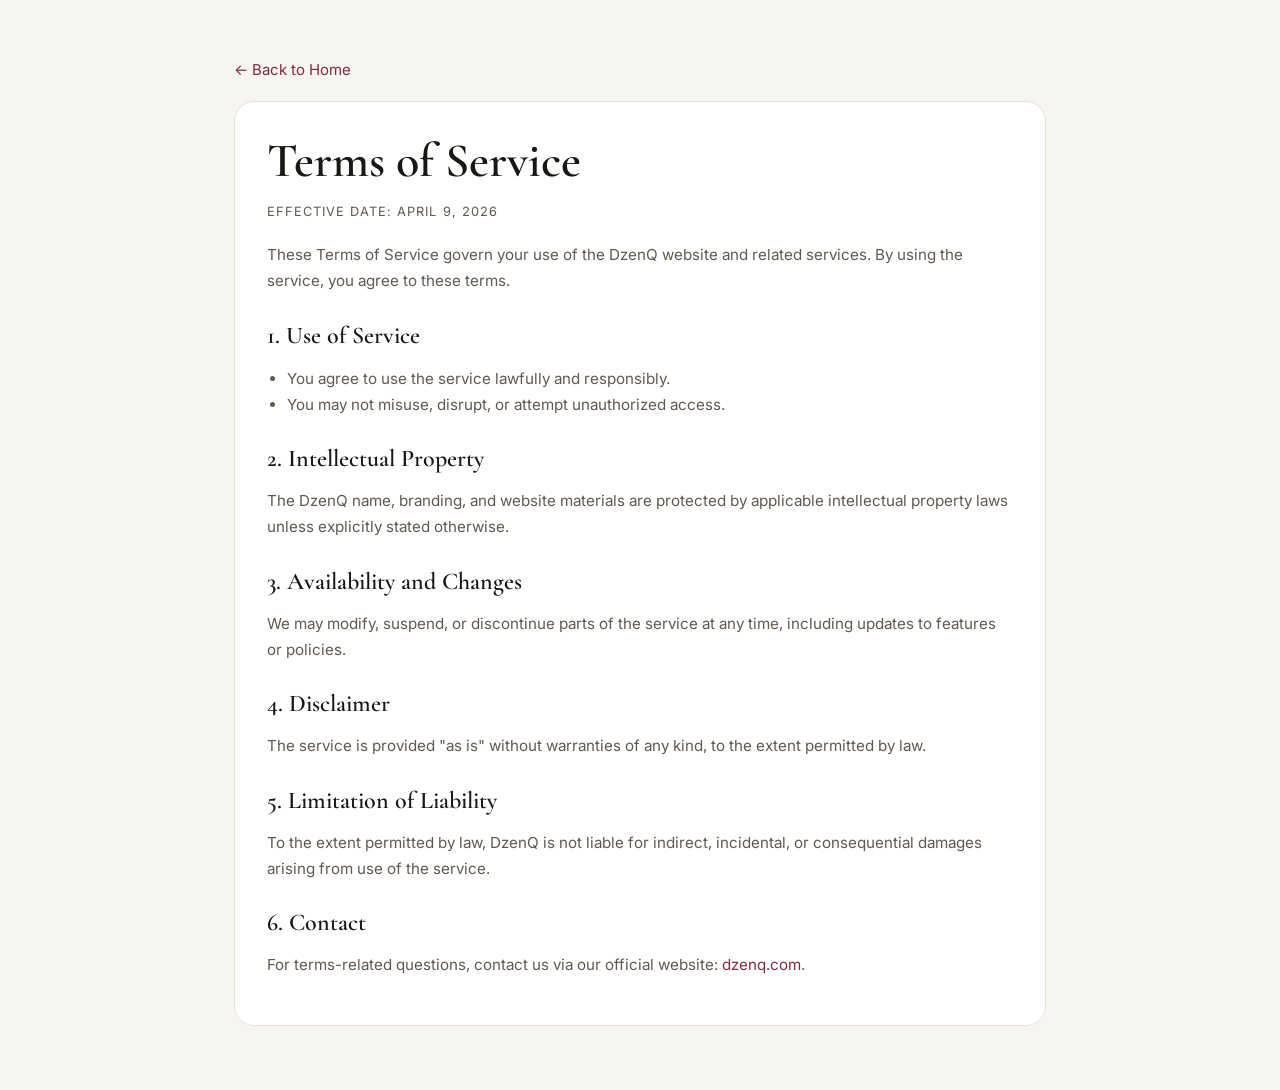
<file: terms/index.html>
<!DOCTYPE html>
<html lang="en">
<head>
  <meta charset="UTF-8" />
  <meta name="viewport" content="width=device-width, initial-scale=1.0" />
  <title>DzenQ Terms of Service</title>
  <link rel="canonical" href="https://dzenq.com/terms/" />
  <meta name="description" content="Terms of Service for DzenQ website and services." />
  <style>
    :root {
      --bg: #120d06;
      --panel: #1e1409;
      --text: #ede7de;
      --muted: #b5a592;
      --accent: #3d9e6e;
      --border: rgba(181, 165, 146, 0.2);
    }

    * { box-sizing: border-box; }

    body {
      margin: 0;
      font-family: "JetBrains Mono", "Segoe UI", Arial, sans-serif;
      background: radial-gradient(circle at top right, #2a1c0c 0%, var(--bg) 55%);
      color: var(--text);
      line-height: 1.7;
    }

    .wrap {
      max-width: 860px;
      margin: 0 auto;
      padding: 56px 24px 64px;
    }

    .card {
      background: color-mix(in srgb, var(--panel) 92%, black 8%);
      border: 1px solid var(--border);
      border-radius: 8px;
      padding: 32px;
    }

    h1, h2 {
      font-family: "Cormorant Garamond", Georgia, serif;
      margin: 0 0 12px;
      line-height: 1.15;
    }

    h1 { font-size: clamp(2rem, 6vw, 3rem); }
    h2 { font-size: 1.5rem; margin-top: 28px; }

    p, li { color: var(--muted); font-size: 0.95rem; }

    ul { padding-left: 20px; }

    .meta {
      margin: 12px 0 20px;
      color: var(--muted);
      font-size: 0.8rem;
      letter-spacing: 0.08em;
      text-transform: uppercase;
    }

    a {
      color: var(--accent);
      text-decoration: none;
    }

    a:hover { text-decoration: underline; }

    .toplink {
      display: inline-block;
      margin-bottom: 18px;
      font-size: 0.82rem;
      letter-spacing: 0.08em;
      text-transform: uppercase;
    }
  </style>
  <link rel="icon" href="/assets/icon.svg" type="image/svg+xml">
  <link href="https://fonts.googleapis.com/css2?family=Cormorant+Garamond:wght@600&family=Inter:wght@400;600&display=swap" rel="stylesheet">
  <link rel="stylesheet" href="/assets/legal.css">
</head>
<body>
  <main class="wrap">
    <a class="toplink" href="/">Back to Home</a>
    <article class="card">
      <h1>Terms of Service</h1>
      <p class="meta">Effective Date: April 9, 2026</p>

      <p>
        These Terms of Service govern your use of the DzenQ website and related
        services. By using the service, you agree to these terms.
      </p>

      <h2>1. Use of Service</h2>
      <ul>
        <li>You agree to use the service lawfully and responsibly.</li>
        <li>You may not misuse, disrupt, or attempt unauthorized access.</li>
      </ul>

      <h2>2. Intellectual Property</h2>
      <p>
        The DzenQ name, branding, and website materials are protected by
        applicable intellectual property laws unless explicitly stated otherwise.
      </p>

      <h2>3. Availability and Changes</h2>
      <p>
        We may modify, suspend, or discontinue parts of the service at any time,
        including updates to features or policies.
      </p>

      <h2>4. Disclaimer</h2>
      <p>
        The service is provided "as is" without warranties of any kind, to the
        extent permitted by law.
      </p>

      <h2>5. Limitation of Liability</h2>
      <p>
        To the extent permitted by law, DzenQ is not liable for indirect,
        incidental, or consequential damages arising from use of the service.
      </p>

      <h2>6. Contact</h2>
      <p>
        For terms-related questions, contact us via our official website:
        <a href="https://dzenq.com/">dzenq.com</a>.
      </p>
    </article>
  </main>
</body>
</html>
</file>
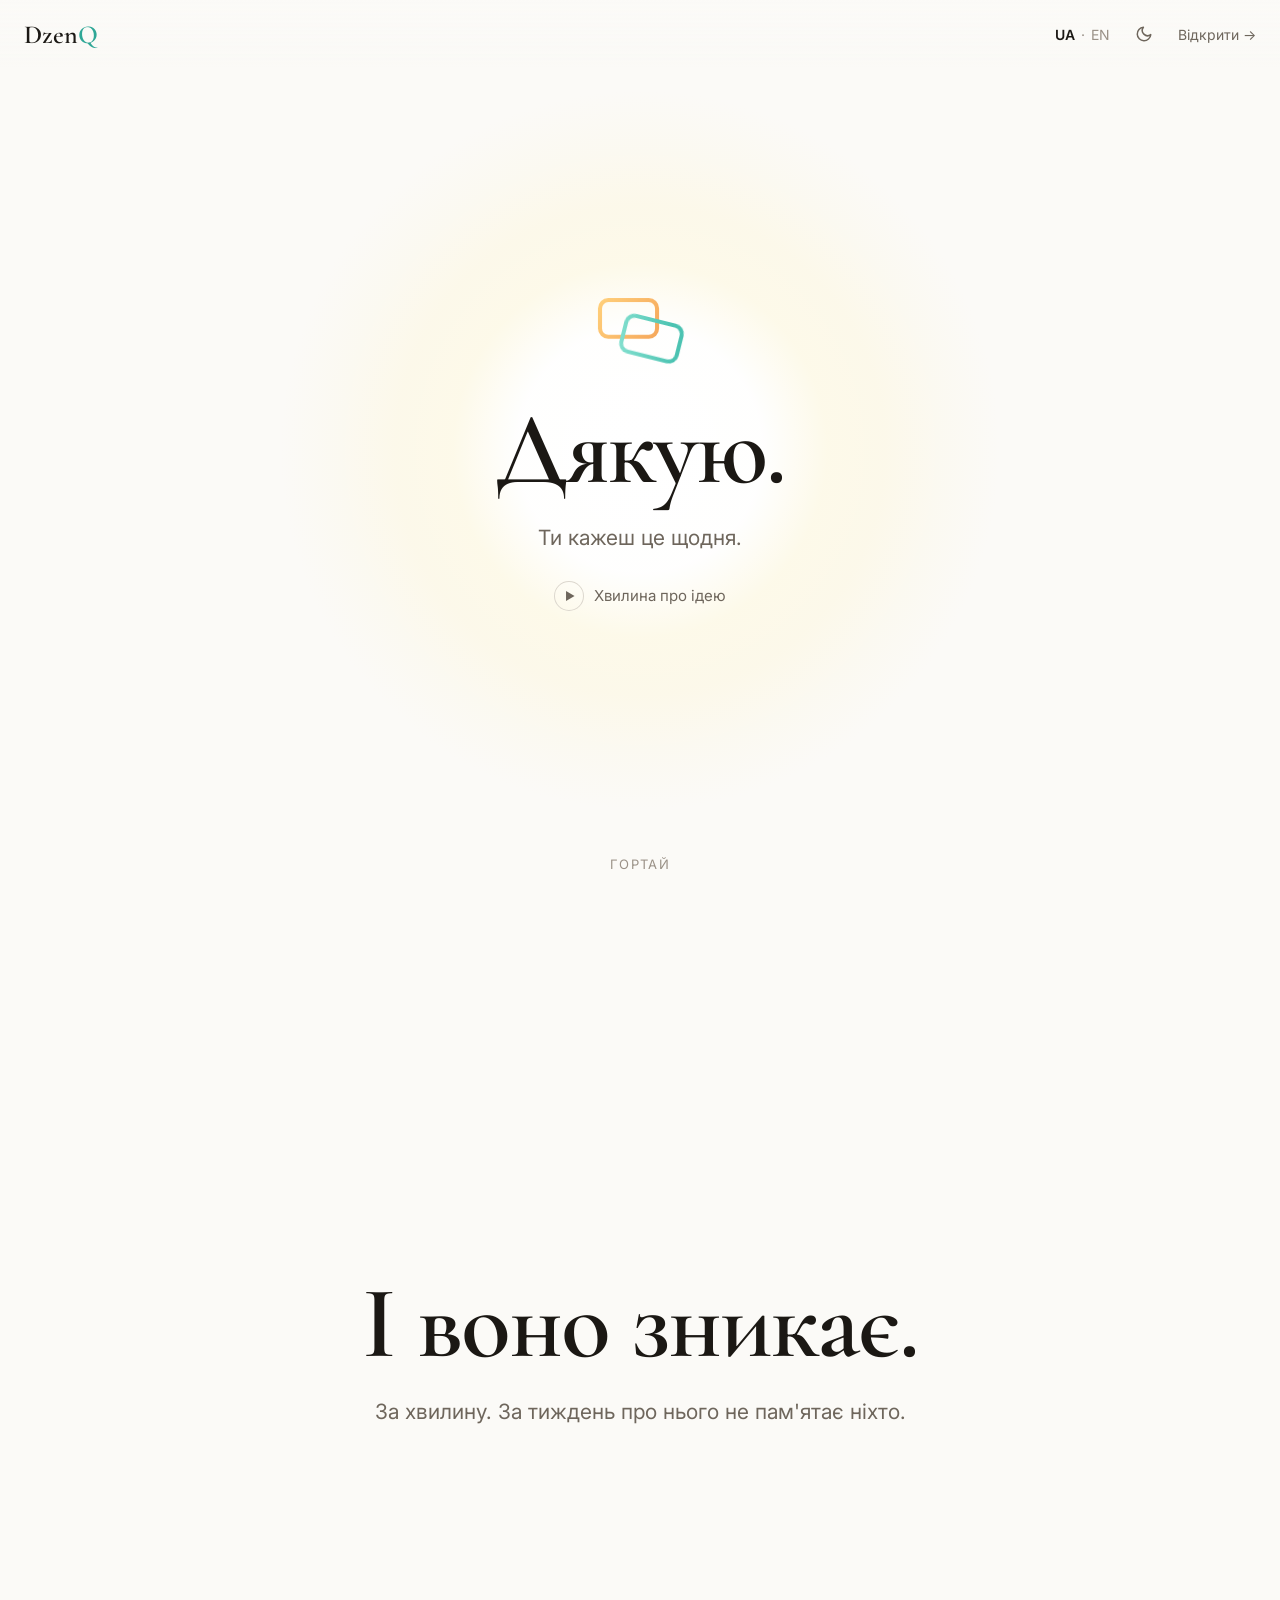
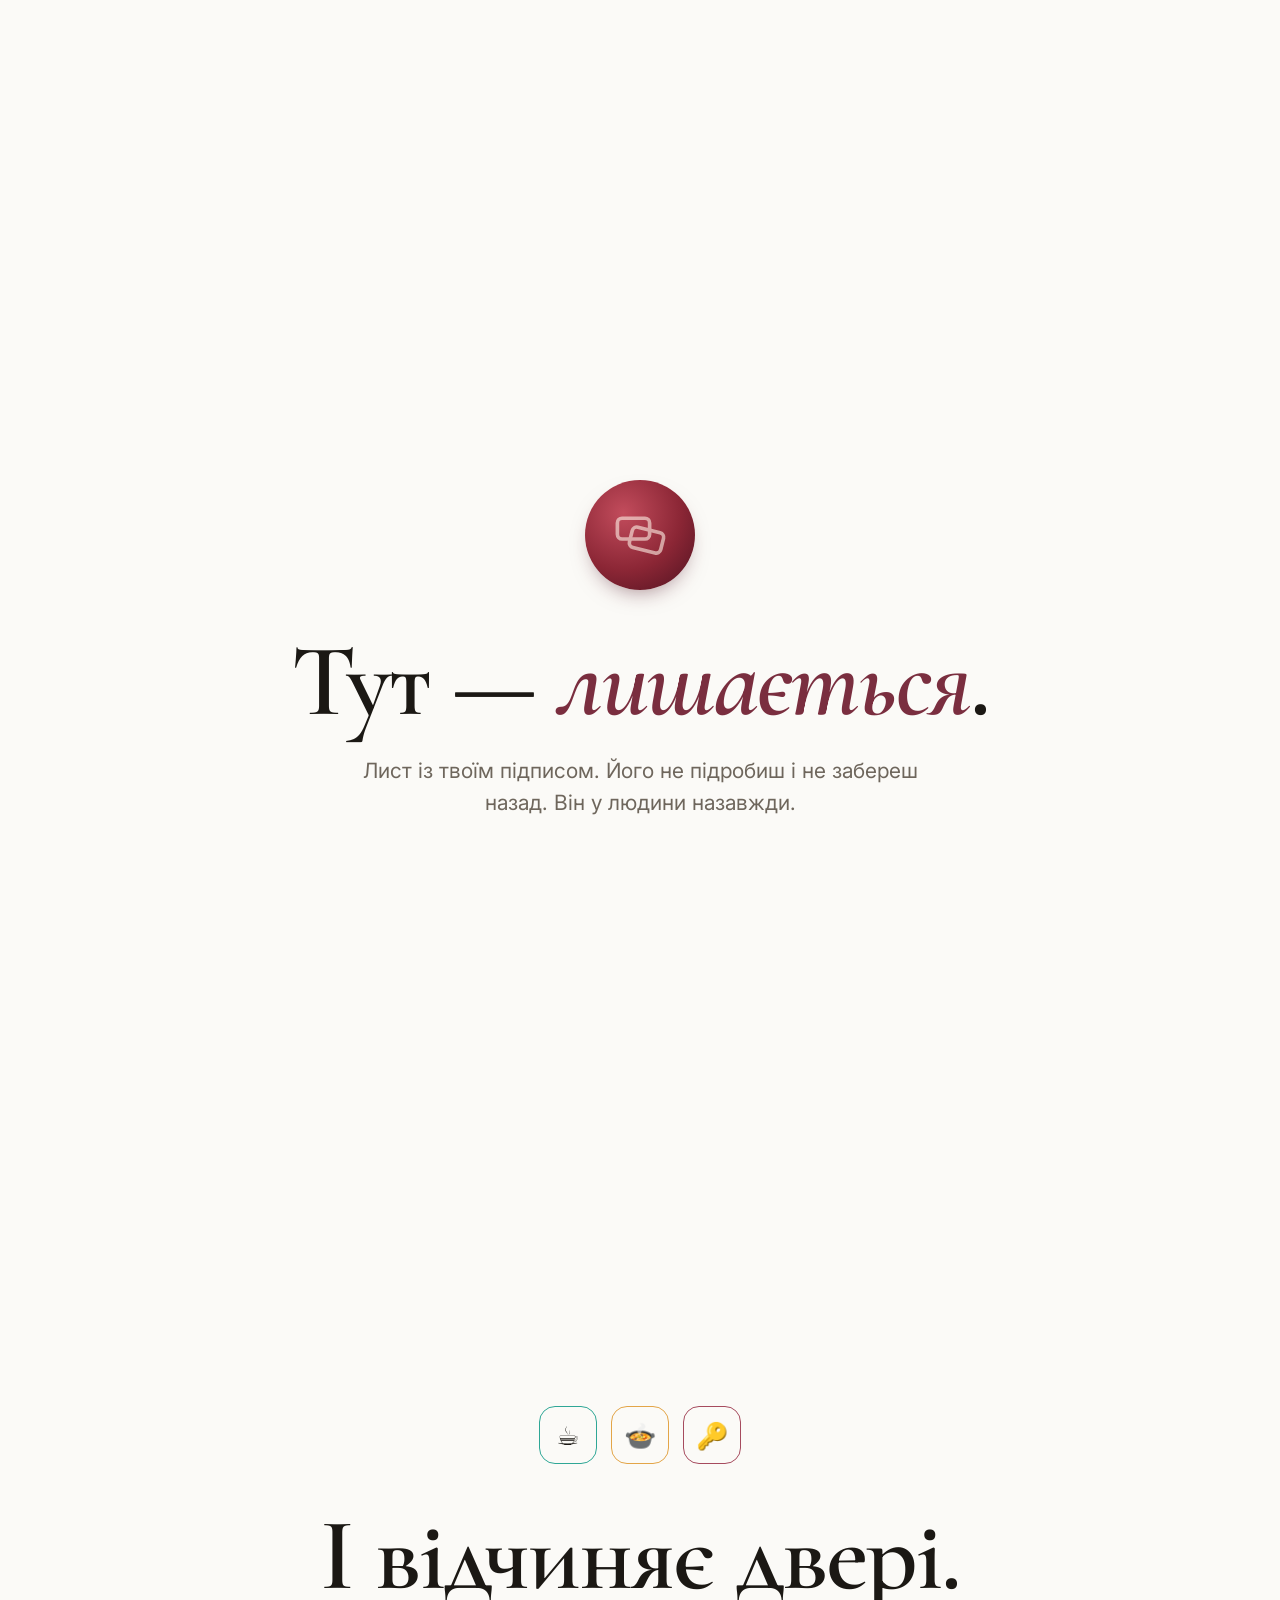
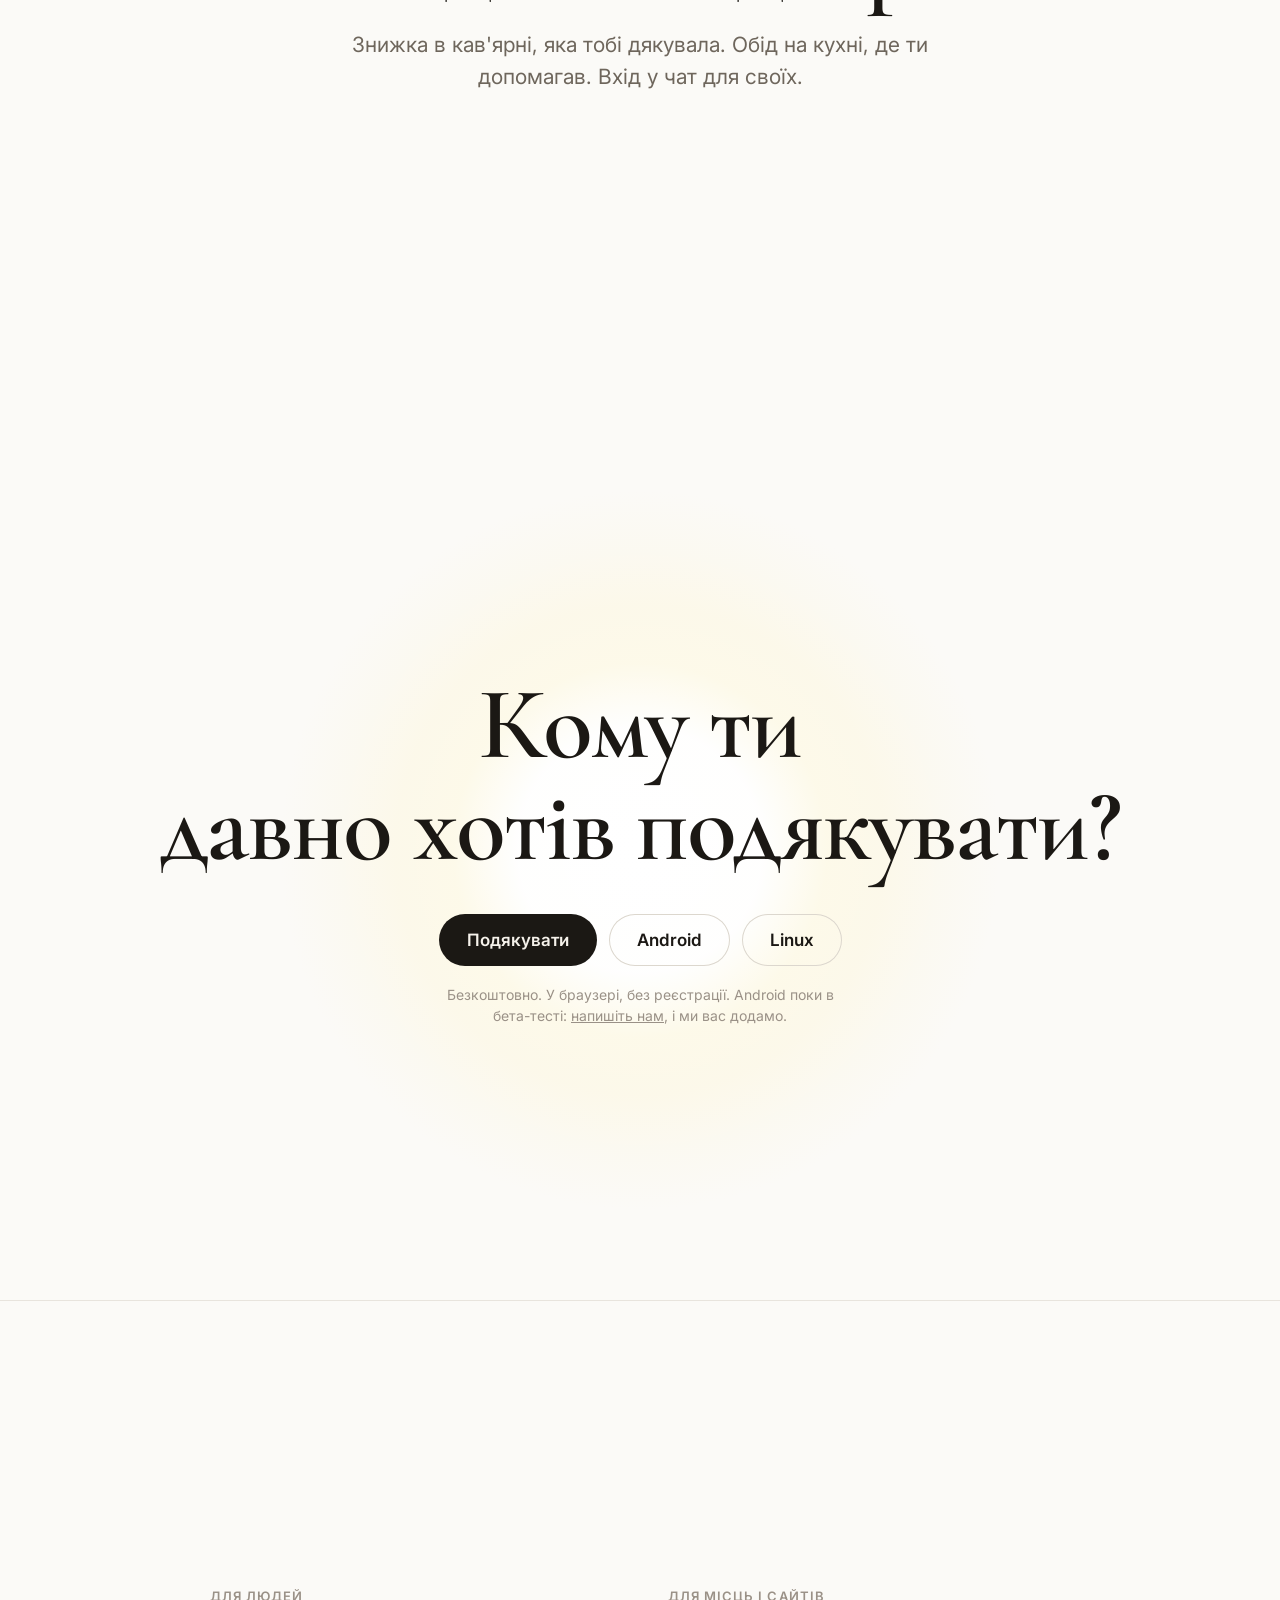
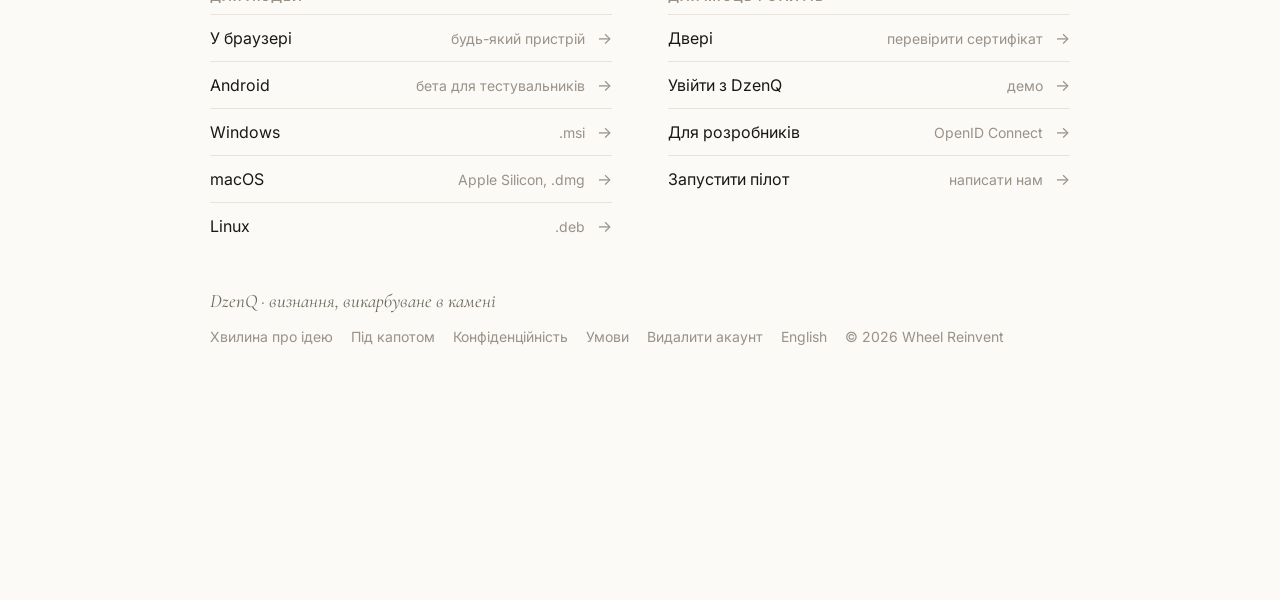
<file: uk/index.html>
<!doctype html>
<html lang="uk">
<head>
<meta charset="utf-8">
<meta name="viewport" content="width=device-width, initial-scale=1, viewport-fit=cover">
<title>DzenQ — дякую, яке лишається</title>
<meta name="description" content="Ти кажеш «дякую» щодня, і воно зникає. У DzenQ воно лишається: лист із твоїм підписом, який не підробиш і не забереш назад. І який відчиняє двері.">
<link rel="canonical" href="https://dzenq.com/uk/">
<link rel="alternate" hreflang="en" href="https://dzenq.com/">
<link rel="alternate" hreflang="uk" href="https://dzenq.com/uk/">
<meta property="og:title" content="DzenQ — дякую, яке лишається">
<meta property="og:description" content="Ти кажеш «дякую» щодня, і воно зникає. У DzenQ воно лишається: лист із твоїм підписом, який не підробиш і не забереш назад. І який відчиняє двері.">
<meta property="og:url" content="https://dzenq.com/uk/">
<meta property="og:type" content="website">
<meta name="theme-color" content="#FBFAF7">
<link rel="icon" href="/assets/icon.svg" type="image/svg+xml">
<link rel="preconnect" href="https://fonts.googleapis.com">
<link rel="preconnect" href="https://fonts.gstatic.com" crossorigin>
<link href="https://fonts.googleapis.com/css2?family=Cormorant+Garamond:ital,wght@0,500;0,600;1,500;1,600&family=Inter:wght@400;600&display=swap" rel="stylesheet">
<link rel="stylesheet" href="/assets/site.css?v=kino2">
<script>try{if(localStorage.getItem('theme')==='dark')document.documentElement.dataset.theme='dark'}catch(e){}</script>
<script src="/assets/site.js?v=kino2" defer></script>
</head>
<body>

<!--
  Service links (web app, Android, desktop, doors…) are in the last screen and
  in .more below it; the same addresses are in /index.html and /uk/index.html.
-->

<header class="nav">
  <a class="brand" href="/uk/">Dzen<span>Q</span></a>
  <div class="lang"><span class="on">UA</span><span>·</span><a href="/" hreflang="en" lang="en">EN</a></div>
  <button class="theme" type="button" aria-label="Темна тема" title="Темна тема"><svg class="moon" viewBox="0 0 24 24" fill="none" stroke="currentColor" stroke-width="2" stroke-linecap="round" stroke-linejoin="round" aria-hidden="true"><path d="M21 12.8A9 9 0 1 1 11.2 3a7 7 0 0 0 9.8 9.8z"/></svg><svg class="sun" viewBox="0 0 24 24" fill="none" stroke="currentColor" stroke-width="2" stroke-linecap="round" aria-hidden="true"><circle cx="12" cy="12" r="4"/><path d="M12 2v2M12 20v2M4.9 4.9l1.4 1.4M17.7 17.7l1.4 1.4M2 12h2M20 12h2M4.9 19.1l1.4-1.4M17.7 6.3l1.4-1.4"/></svg></button>
  <a class="open" href="https://dzenq-491220.web.app/">Відкрити →</a>
</header>

<main>
  <section class="screen glow">
    <svg class="mark" viewBox="75 40 1000 880" fill="none" aria-hidden="true"><defs><linearGradient id="mb" x1="140" y1="160" x2="760" y2="560" gradientUnits="userSpaceOnUse"><stop stop-color="#FFCF7A"/><stop offset="1" stop-color="#F6A85C"/></linearGradient><linearGradient id="mf" x1="330" y1="720" x2="930" y2="540" gradientUnits="userSpaceOnUse"><stop stop-color="#86E1D0"/><stop offset="1" stop-color="#4CC3B2"/></linearGradient></defs><g class="b"><rect x="140" y="160" width="620" height="400" rx="90" stroke="url(#mb)" stroke-width="44"/></g><g class="f"><rect x="390" y="380" width="620" height="400" rx="90" stroke="url(#mf)" stroke-width="44" transform="rotate(14 700 580)"/></g></svg>
    <h1>Дякую.</h1>
    <p>Ти кажеш це щодня.</p>
    <a class="film" href="/uk/sky/"><i>▶</i>Хвилина про ідею</a>
    <div class="down">гортай</div>
  </section>

  <section class="screen fade">
    <h2>І воно зникає.</h2>
    <p>За хвилину. За тиждень про нього не пам'ятає ніхто.</p>
  </section>

  <section class="screen">
    <div class="seal"><svg viewBox="75 40 1000 880" fill="none" aria-hidden="true"><rect x="140" y="160" width="620" height="400" rx="90" stroke="#FFF1E6" stroke-width="70"/><rect x="390" y="380" width="620" height="400" rx="90" stroke="#FFF1E6" stroke-width="70" transform="rotate(14 700 580)"/></svg></div>
    <h2>Тут — <em>лишається</em>.</h2>
    <p>Лист із твоїм підписом. Його не підробиш і не забереш назад. Він у людини назавжди.</p>
  </section>

  <section class="screen">
    <div class="keys" aria-hidden="true"><span>☕</span><span>🍲</span><span>🔑</span></div>
    <h2>І відчиняє двері.</h2>
    <p>Знижка в кав'ярні, яка тобі дякувала. Обід на кухні, де ти допомагав. Вхід у чат для своїх.</p>
  </section>

  <section class="screen glow" id="start">
    <h2>Кому ти<br>давно хотів подякувати?</h2>
    <div class="btns">
      <a class="btn" href="https://dzenq-491220.web.app/">Подякувати</a>
      <a class="btn ghost" href="https://play.google.com/apps/internaltest/4701659485857373109">Android</a>
      <a class="btn ghost desktop" href="https://github.com/WheelReinvent/dzenq-landing/releases/latest/download/DzenQ-Windows.msi" hidden>Windows</a>
    </div>
    <p class="fine">Безкоштовно. У браузері, без реєстрації. Android поки в бета-тесті: <a href="mailto:liubomyr.ivanitskyi@gmail.com?subject=DzenQ%20%E2%80%94%20Android-%D0%B1%D0%B5%D1%82%D0%B0">напишіть нам</a>, і ми вас додамо.</p>
  </section>
</main>

<footer class="more">
  <div class="cols">
    <div>
      <h3>Для людей</h3>
      <ul>
          <li><a href="https://dzenq-491220.web.app/">У браузері<span>будь-який пристрій</span></a></li>
          <li><a href="https://play.google.com/apps/internaltest/4701659485857373109">Android<span>бета для тестувальників</span></a></li>
          <li><a href="https://github.com/WheelReinvent/dzenq-landing/releases/latest/download/DzenQ-Windows.msi">Windows<span>.msi</span></a></li>
          <li><a href="https://github.com/WheelReinvent/dzenq-landing/releases/latest/download/DzenQ-macOS.dmg">macOS<span>Apple Silicon, .dmg</span></a></li>
          <li><a href="https://github.com/WheelReinvent/dzenq-landing/releases/latest/download/DzenQ-Linux.deb">Linux<span>.deb</span></a></li>
      </ul>
    </div>
    <div>
      <h3>Для місць і сайтів</h3>
      <ul>
          <li><a href="https://dzenq-doors-594587322361.europe-west1.run.app/">Двері<span>перевірити сертифікат</span></a></li>
          <li><a href="https://dzenq-doors-594587322361.europe-west1.run.app/demo/login">Увійти з DzenQ<span>демо</span></a></li>
          <li><a href="https://dzenq-doors-594587322361.europe-west1.run.app/.well-known/openid-configuration">Для розробників<span>OpenID Connect</span></a></li>
          <li><a href="mailto:liubomyr.ivanitskyi@gmail.com?subject=DzenQ%3A%20%D0%BF%D1%96%D0%BB%D0%BE%D1%82">Запустити пілот<span>написати нам</span></a></li>
      </ul>
    </div>
  </div>
  <div class="foot">
    <span class="credo">DzenQ · визнання, викарбуване в камені</span>
    <nav><a href="/uk/sky/">Хвилина про ідею</a><a href="/uk/inside/">Під капотом</a><a href="/uk/privacy/">Конфіденційність</a><a href="/uk/terms/">Умови</a><a href="https://europe-west1-dzenq-491220.cloudfunctions.net/legal/delete">Видалити акаунт</a><a href="/">English</a><span>© 2026 Wheel Reinvent</span></nav>
  </div>
</footer>

</body>
</html>
</file>
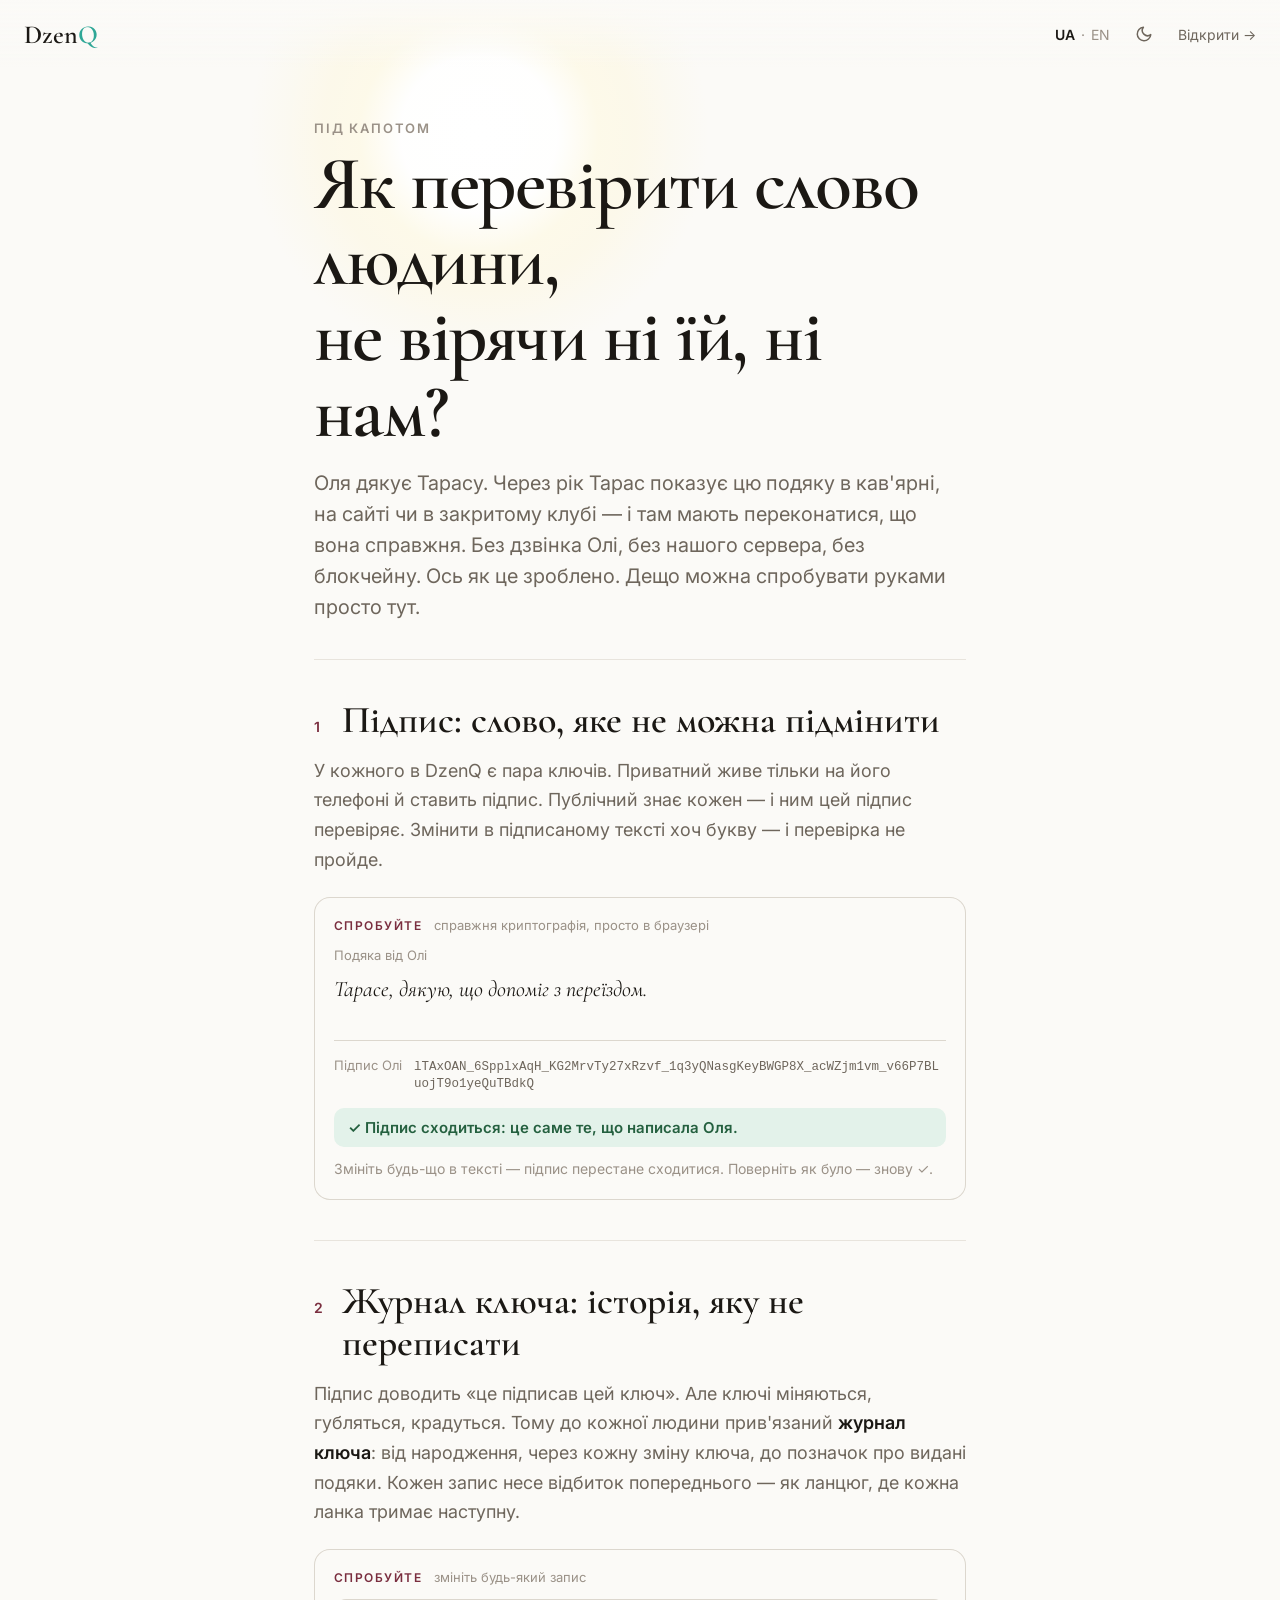
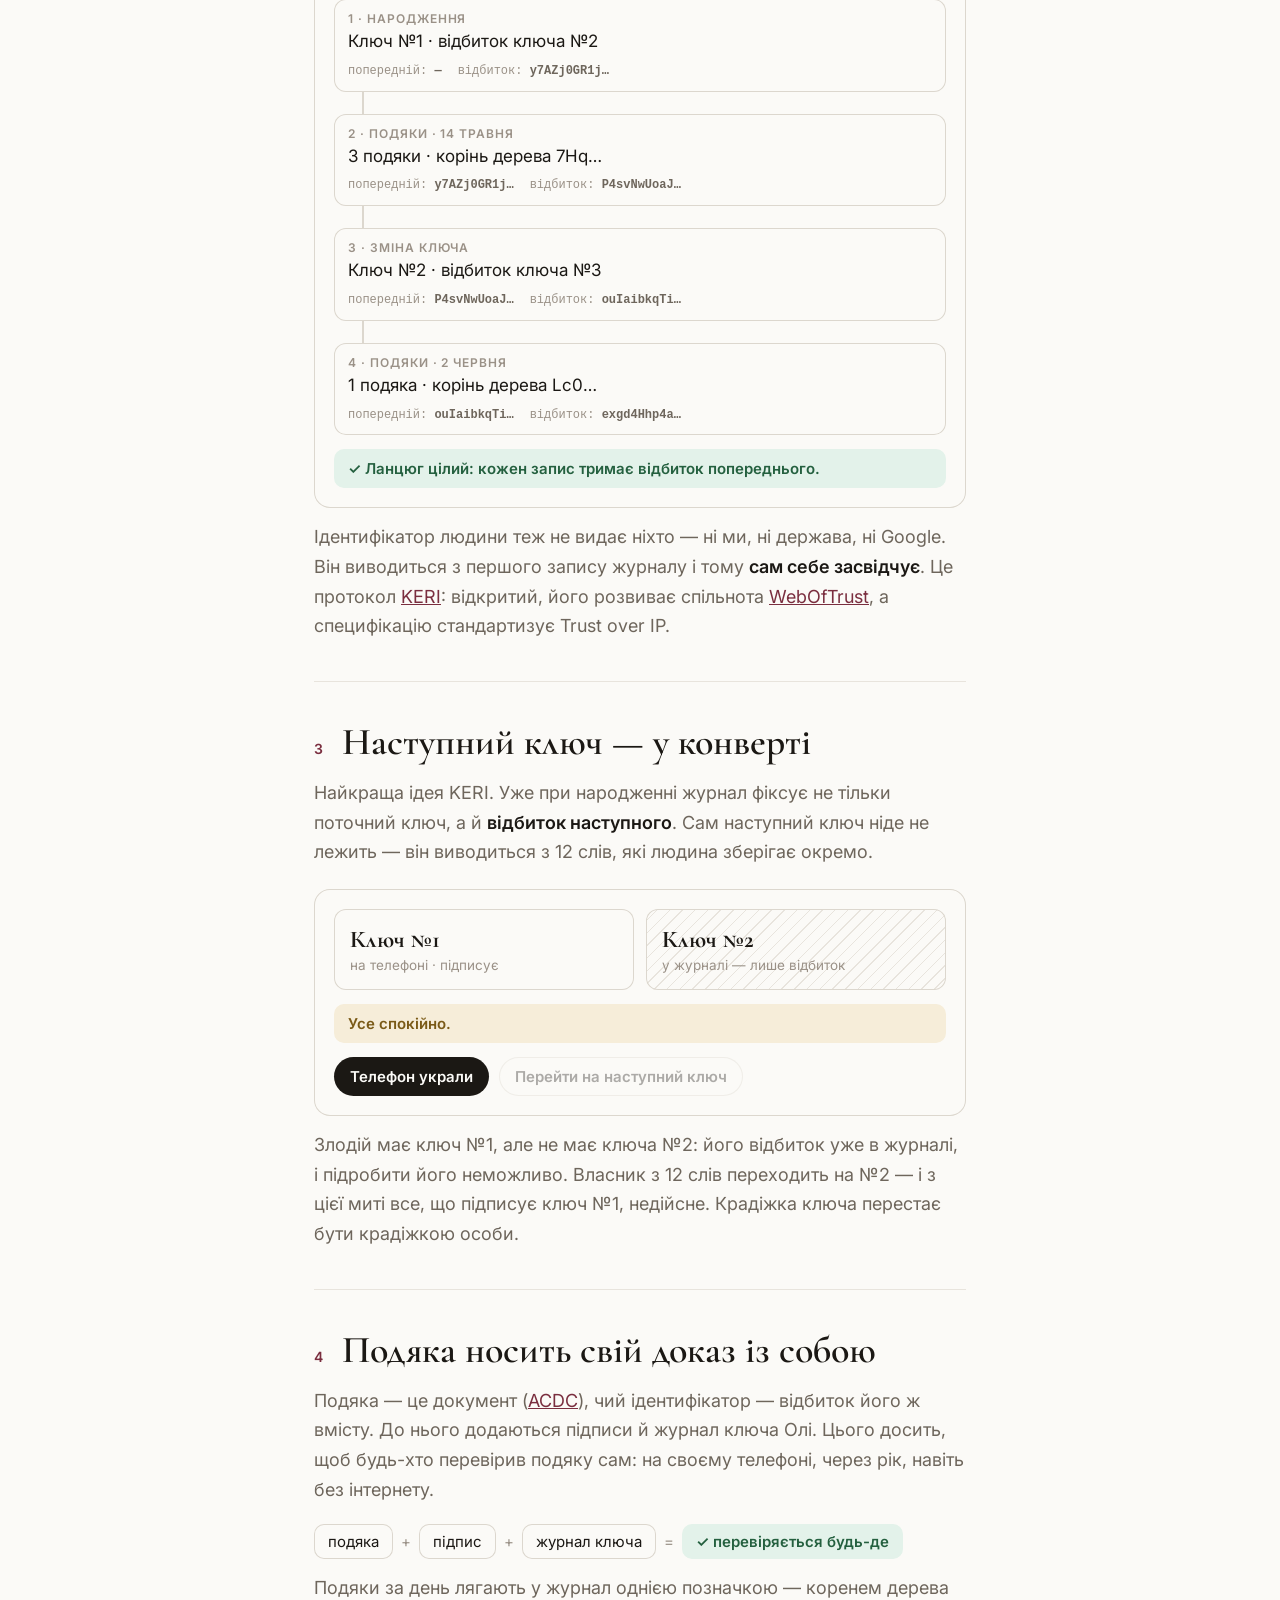
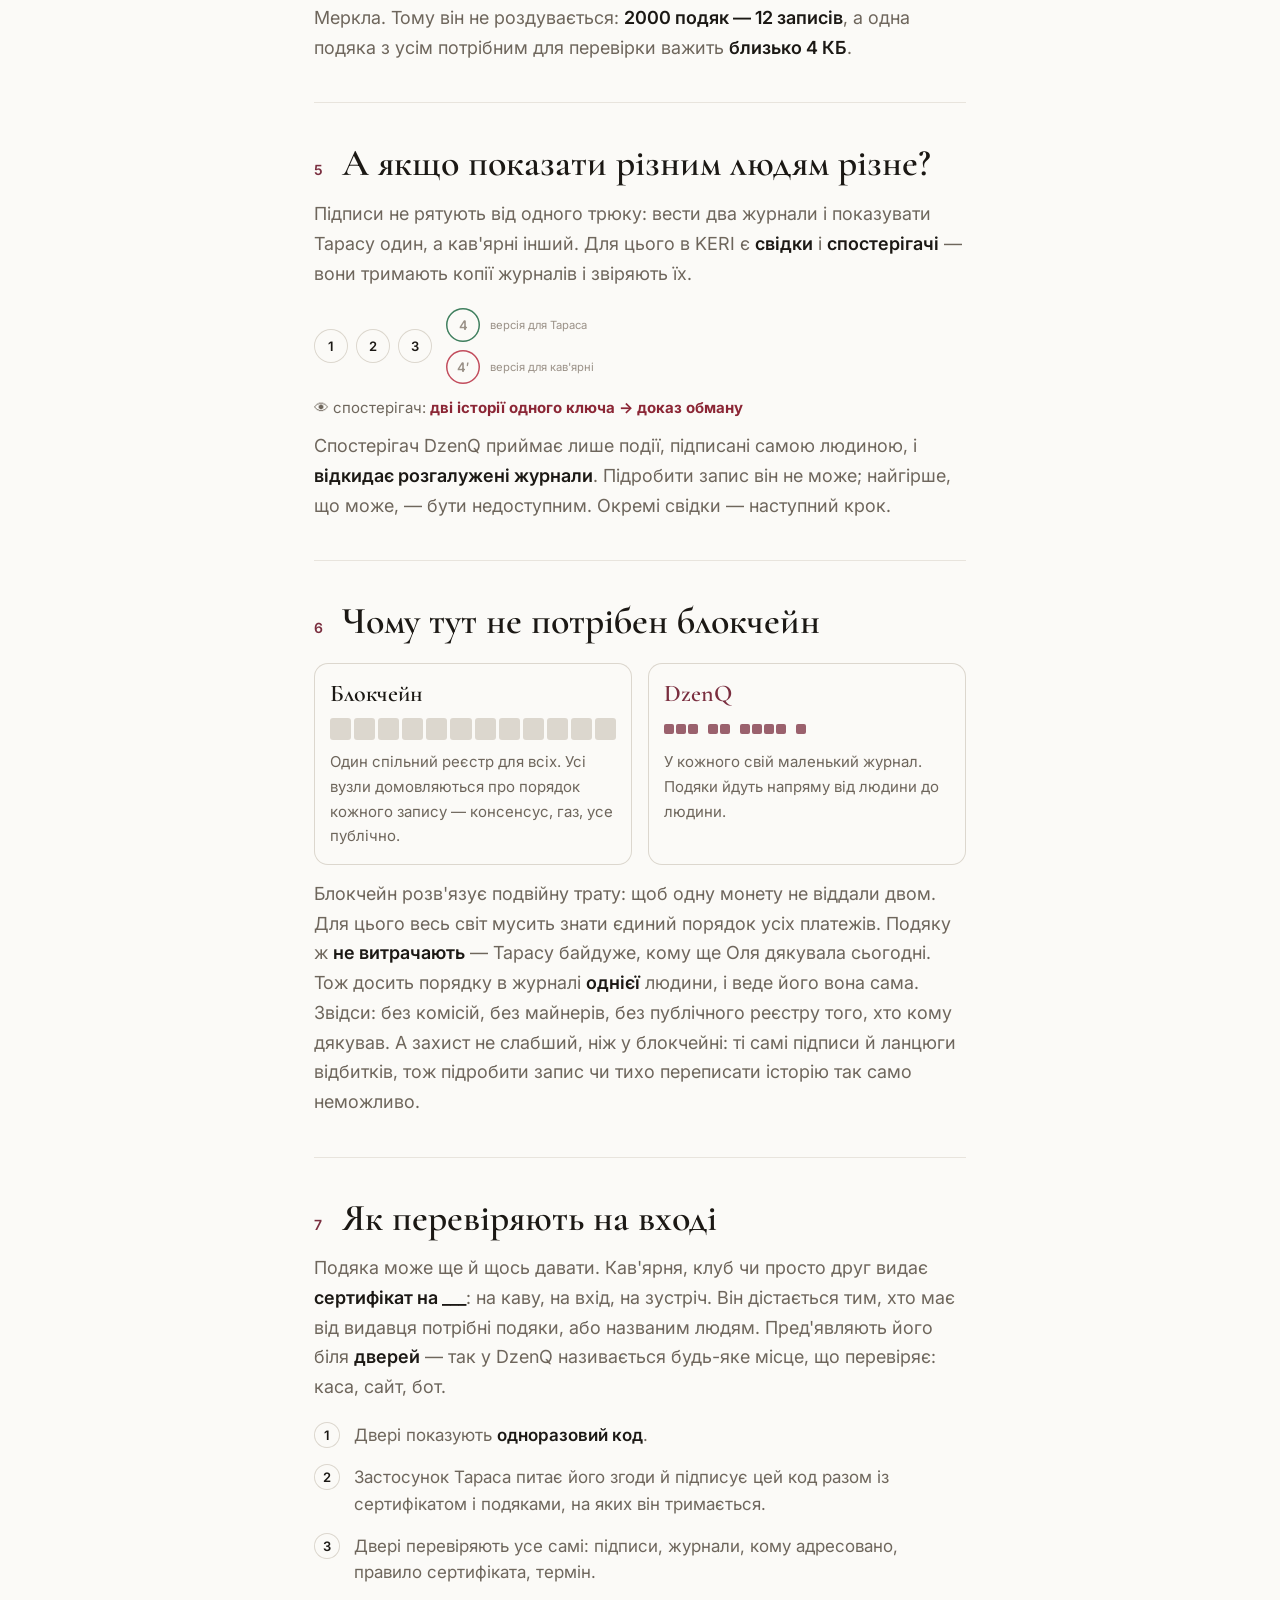
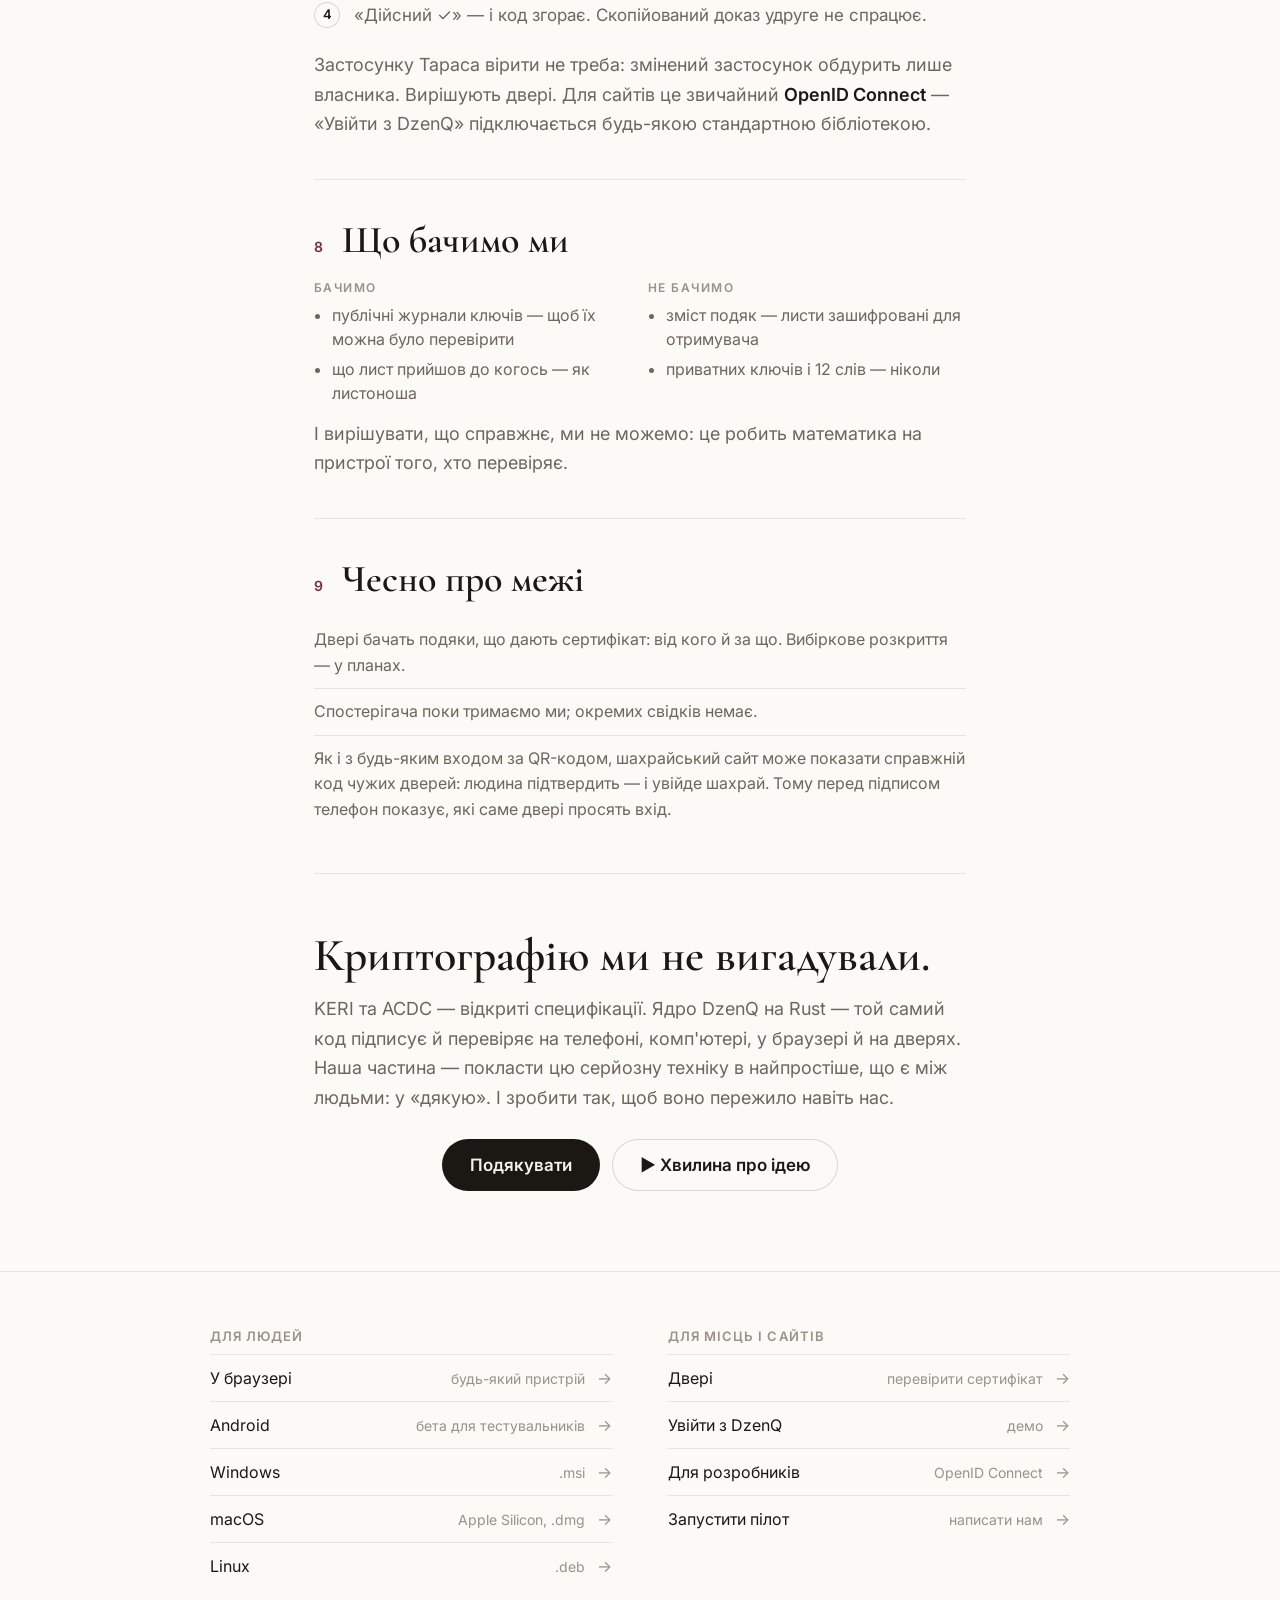
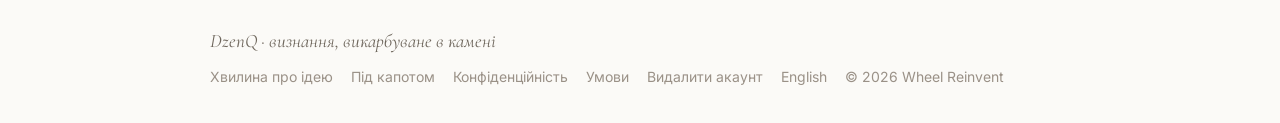
<file: uk/inside/index.html>
<!doctype html>
<html lang="uk">
<head>
<meta charset="utf-8">
<meta name="viewport" content="width=device-width, initial-scale=1, viewport-fit=cover">
<title>DzenQ — під капотом</title>
<meta name="description" content="Як перевірити подяку, не вірячи ні людині, ні нам: підпис, журнал ключа, наступний ключ, спостерігачі і чому без блокчейну.">
<link rel="canonical" href="https://dzenq.com/uk/inside/">
<meta property="og:title" content="DzenQ — під капотом">
<meta property="og:description" content="Як перевірити подяку, не вірячи ні людині, ні нам: підпис, журнал ключа, наступний ключ, спостерігачі і чому без блокчейну.">
<meta property="og:url" content="https://dzenq.com/uk/inside/">
<meta property="og:type" content="article">
<link rel="icon" href="/assets/icon.svg" type="image/svg+xml">
<link rel="preconnect" href="https://fonts.googleapis.com">
<link rel="preconnect" href="https://fonts.gstatic.com" crossorigin>
<link href="https://fonts.googleapis.com/css2?family=Cormorant+Garamond:ital,wght@0,500;0,600;1,500;1,600&family=Inter:wght@400;600&display=swap" rel="stylesheet">
<link rel="stylesheet" href="/assets/site.css?v=kino2">
<link rel="stylesheet" href="/assets/inside.css?v=2">
<script>try{if(localStorage.getItem('theme')==='dark')document.documentElement.dataset.theme='dark'}catch(e){}</script>
<script src="/assets/site.js?v=kino2" defer></script>
<script src="/assets/inside.js?v=3" defer></script>
</head>
<body>
<header class="nav">
  <a class="brand" href="/uk/">Dzen<span>Q</span></a>
  <div class="lang"><span class="on">UA</span><span>·</span><a href="/inside/" hreflang="en" lang="en">EN</a></div>
  <button class="theme" type="button" aria-label="Темна тема" title="Темна тема"><svg class="moon" viewBox="0 0 24 24" fill="none" stroke="currentColor" stroke-width="2" stroke-linecap="round" stroke-linejoin="round" aria-hidden="true"><path d="M21 12.8A9 9 0 1 1 11.2 3a7 7 0 0 0 9.8 9.8z"/></svg><svg class="sun" viewBox="0 0 24 24" fill="none" stroke="currentColor" stroke-width="2" stroke-linecap="round" aria-hidden="true"><circle cx="12" cy="12" r="4"/><path d="M12 2v2M12 20v2M4.9 4.9l1.4 1.4M17.7 17.7l1.4 1.4M2 12h2M20 12h2M4.9 19.1l1.4-1.4M17.7 6.3l1.4-1.4"/></svg></button>
  <a class="open" href="https://dzenq-491220.web.app/">Відкрити →</a>
</header>

<main class="article">
  <header class="top">
    <div class="n">Під капотом</div>
    <h1>Як перевірити слово людини,<br>не вірячи ні їй, ні нам?</h1>
    <p class="lead">Оля дякує Тарасу. Через рік Тарас показує цю подяку в кав'ярні, на сайті чи в закритому клубі — і там мають переконатися, що вона справжня. Без дзвінка Олі, без нашого сервера, без блокчейну. Ось як це зроблено. Дещо можна спробувати руками просто тут.</p>
  </header>

  <!-- 1 -->
  <section>
    <h2><span>1</span>Підпис: слово, яке не можна підмінити</h2>
    <p>У кожного в DzenQ є пара ключів. Приватний живе тільки на його телефоні й ставить підпис. Публічний знає кожен — і ним цей підпис перевіряє. Змінити в підписаному тексті хоч букву — і перевірка не пройде.</p>
    <div class="lab" id="sig">
      <div class="lab-h">Спробуйте <small>справжня криптографія, просто в браузері</small></div>
      <label class="l">Подяка від Олі</label>
      <textarea id="sigText" rows="2">Тарасе, дякую, що допоміг з переїздом.</textarea>
      <div class="row2"><span class="k">Підпис Олі</span><code id="sigVal">…</code></div>
      <div class="verdict" id="sigVerdict">…</div>
      <p class="hint">Змініть будь-що в тексті — підпис перестане сходитися. Поверніть як було — знову ✓.</p>
    </div>
  </section>

  <!-- 2 -->
  <section>
    <h2><span>2</span>Журнал ключа: історія, яку не переписати</h2>
    <p>Підпис доводить «це підписав цей ключ». Але ключі міняються, губляться, крадуться. Тому до кожної людини прив'язаний <b>журнал ключа</b>: від народження, через кожну зміну ключа, до позначок про видані подяки. Кожен запис несе відбиток попереднього — як ланцюг, де кожна ланка тримає наступну.</p>
    <div class="lab" id="kel">
      <div class="lab-h">Спробуйте <small>змініть будь-який запис</small></div>
      <div class="chain" id="chain"></div>
      <div class="verdict" id="kelVerdict">…</div>
    </div>
    <p>Ідентифікатор людини теж не видає ніхто — ні ми, ні держава, ні Google. Він виводиться з першого запису журналу і тому <b>сам себе засвідчує</b>. Це протокол <a href="https://keri.one" rel="noopener">KERI</a>: відкритий, його розвиває спільнота <a href="https://github.com/WebOfTrust" rel="noopener">WebOfTrust</a>, а специфікацію стандартизує Trust over IP.</p>
  </section>

  <!-- 3 -->
  <section>
    <h2><span>3</span>Наступний ключ — у конверті</h2>
    <p>Найкраща ідея KERI. Уже при народженні журнал фіксує не тільки поточний ключ, а й <b>відбиток наступного</b>. Сам наступний ключ ніде не лежить — він виводиться з 12 слів, які людина зберігає окремо.</p>
    <div class="lab" id="rot">
      <div class="keys2">
        <div class="kk" id="kCur"><b>Ключ №1</b><small>на телефоні · підписує</small></div>
        <div class="kk env" id="kNext"><b>Ключ №2</b><small>у журналі — лише відбиток</small></div>
      </div>
      <div class="verdict" id="rotVerdict">Усе спокійно.</div>
      <div class="btns2"><button type="button" class="b" id="steal">Телефон украли</button><button type="button" class="b ghost" id="rotate" disabled>Перейти на наступний ключ</button></div>
    </div>
    <p>Злодій має ключ №1, але не має ключа №2: його відбиток уже в журналі, і підробити його неможливо. Власник з 12 слів переходить на №2 — і з цієї миті все, що підписує ключ №1, недійсне. Крадіжка ключа перестає бути крадіжкою особи.</p>
  </section>

  <!-- 4 -->
  <section>
    <h2><span>4</span>Подяка носить свій доказ із собою</h2>
    <p>Подяка — це документ (<a href="https://trustoverip.github.io/tswg-acdc-specification/" rel="noopener">ACDC</a>), чий ідентифікатор — відбиток його ж вмісту. До нього додаються підписи й журнал ключа Олі. Цього досить, щоб будь-хто перевірив подяку сам: на своєму телефоні, через рік, навіть без інтернету.</p>
    <div class="packet" aria-hidden="true"><span>подяка</span><i>+</i><span>підпис</span><i>+</i><span>журнал ключа</span><i>=</i><span class="ok">✓ перевіряється будь-де</span></div>
    <p>Подяки за день лягають у журнал однією позначкою — коренем дерева Меркла. Тому він не роздувається: <b>2000 подяк — 12 записів</b>, а одна подяка з усім потрібним для перевірки важить <b>близько 4 КБ</b>.</p>
  </section>

  <!-- 5 -->
  <section>
    <h2><span>5</span>А якщо показати різним людям різне?</h2>
    <p>Підписи не рятують від одного трюку: вести два журнали і показувати Тарасу один, а кав'ярні інший. Для цього в KERI є <b>свідки</b> і <b>спостерігачі</b> — вони тримають копії журналів і звіряють їх.</p>
    <div class="fork" aria-hidden="true">
      <div class="fk"><span>1</span><span>2</span><span>3</span></div>
      <div class="fb">
        <div class="br"><span class="a">4</span><small>версія для Тараса</small></div>
        <div class="br"><span class="x">4′</span><small>версія для кав'ярні</small></div>
      </div>
      <div class="fw">👁 спостерігач: <b>дві історії одного ключа → доказ обману</b></div>
    </div>
    <p>Спостерігач DzenQ приймає лише події, підписані самою людиною, і <b>відкидає розгалужені журнали</b>. Підробити запис він не може; найгірше, що може, — бути недоступним. Окремі свідки — наступний крок.</p>
  </section>

  <!-- 6 -->
  <section>
    <h2><span>6</span>Чому тут не потрібен блокчейн</h2>
    <div class="vs2" aria-hidden="true">
      <div><h3>Блокчейн</h3><div class="led">
        <i></i><i></i><i></i><i></i><i></i><i></i><i></i><i></i><i></i><i></i><i></i><i></i></div>
        <p>Один спільний реєстр для всіх. Усі вузли домовляються про порядок кожного запису — консенсус, газ, усе публічно.</p></div>
      <div><h3>DzenQ</h3><div class="own">
        <span><i></i><i></i><i></i></span><span><i></i><i></i></span><span><i></i><i></i><i></i><i></i></span><span><i></i></span></div>
        <p>У кожного свій маленький журнал. Подяки йдуть напряму від людини до людини.</p></div>
    </div>
    <p>Блокчейн розв'язує подвійну трату: щоб одну монету не віддали двом. Для цього весь світ мусить знати єдиний порядок усіх платежів. Подяку ж <b>не витрачають</b> — Тарасу байдуже, кому ще Оля дякувала сьогодні. Тож досить порядку в журналі <b>однієї</b> людини, і веде його вона сама. Звідси: без комісій, без майнерів, без публічного реєстру того, хто кому дякував. А захист не слабший, ніж у блокчейні: ті самі підписи й ланцюги відбитків, тож підробити запис чи тихо переписати історію так само неможливо.</p>
  </section>

  <!-- 7 -->
  <section>
    <h2><span>7</span>Як перевіряють на вході</h2>
    <p>Подяка може ще й щось давати. Кав'ярня, клуб чи просто друг видає <b>сертифікат на ___</b>: на каву, на вхід, на зустріч. Він дістається тим, хто має від видавця потрібні подяки, або названим людям. Пред'являють його біля <b>дверей</b> — так у DzenQ називається будь-яке місце, що перевіряє: каса, сайт, бот.</p>
    <ol class="steps">
      <li>Двері показують <b>одноразовий код</b>.</li>
      <li>Застосунок Тараса питає його згоди й підписує цей код разом із сертифікатом і подяками, на яких він тримається.</li>
      <li>Двері перевіряють усе самі: підписи, журнали, кому адресовано, правило сертифіката, термін.</li>
      <li>«Дійсний ✓» — і код згорає. Скопійований доказ удруге не спрацює.</li>
    </ol>
    <p>Застосунку Тараса вірити не треба: змінений застосунок обдурить лише власника. Вирішують двері. Для сайтів це звичайний <b>OpenID Connect</b> — «Увійти з DzenQ» підключається будь-якою стандартною бібліотекою.</p>
  </section>

  <!-- 8 -->
  <section>
    <h2><span>8</span>Що бачимо ми</h2>
    <div class="see">
      <div><h3>Бачимо</h3><ul><li>публічні журнали ключів — щоб їх можна було перевірити</li><li>що лист прийшов до когось — як листоноша</li></ul></div>
      <div><h3>Не бачимо</h3><ul><li>зміст подяк — листи зашифровані для отримувача</li><li>приватних ключів і 12 слів — ніколи</li></ul></div>
    </div>
    <p>І вирішувати, що справжнє, ми не можемо: це робить математика на пристрої того, хто перевіряє.</p>
  </section>

  <!-- 9 -->
  <section>
    <h2><span>9</span>Чесно про межі</h2>
    <ul class="facts small">
      <li>Двері бачать подяки, що дають сертифікат: від кого й за що. Вибіркове розкриття — у планах.</li>
      <li>Спостерігача поки тримаємо ми; окремих свідків немає.</li>
      <li>Як і з будь-яким входом за QR-кодом, шахрайський сайт може показати справжній код чужих дверей: людина підтвердить — і увійде шахрай. Тому перед підписом телефон показує, які саме двері просять вхід.</li>
    </ul>
  </section>

  <section class="last">
    <h2>Криптографію ми не вигадували.</h2>
    <p>KERI та ACDC — відкриті специфікації. Ядро DzenQ на Rust — той самий код підписує й перевіряє на телефоні, комп'ютері, у браузері й на дверях. Наша частина — покласти цю серйозну техніку в найпростіше, що є між людьми: у «дякую». І зробити так, щоб воно пережило навіть нас.</p>
    <div class="btns">
      <a class="btn" href="https://dzenq-491220.web.app/">Подякувати</a>
      <a class="btn ghost" href="/uk/sky/">▶ Хвилина про ідею</a>
    </div>
  </section>
</main>

<footer class="more">
  <div class="cols">
    <div>
      <h3>Для людей</h3>
      <ul>
          <li><a href="https://dzenq-491220.web.app/">У браузері<span>будь-який пристрій</span></a></li>
          <li><a href="https://play.google.com/apps/internaltest/4701659485857373109">Android<span>бета для тестувальників</span></a></li>
          <li><a href="https://github.com/WheelReinvent/dzenq-landing/releases/latest/download/DzenQ-Windows.msi">Windows<span>.msi</span></a></li>
          <li><a href="https://github.com/WheelReinvent/dzenq-landing/releases/latest/download/DzenQ-macOS.dmg">macOS<span>Apple Silicon, .dmg</span></a></li>
          <li><a href="https://github.com/WheelReinvent/dzenq-landing/releases/latest/download/DzenQ-Linux.deb">Linux<span>.deb</span></a></li>
      </ul>
    </div>
    <div>
      <h3>Для місць і сайтів</h3>
      <ul>
          <li><a href="https://dzenq-doors-594587322361.europe-west1.run.app/">Двері<span>перевірити сертифікат</span></a></li>
          <li><a href="https://dzenq-doors-594587322361.europe-west1.run.app/demo/login">Увійти з DzenQ<span>демо</span></a></li>
          <li><a href="https://dzenq-doors-594587322361.europe-west1.run.app/.well-known/openid-configuration">Для розробників<span>OpenID Connect</span></a></li>
          <li><a href="mailto:liubomyr.ivanitskyi@gmail.com?subject=DzenQ%3A%20%D0%BF%D1%96%D0%BB%D0%BE%D1%82">Запустити пілот<span>написати нам</span></a></li>
      </ul>
    </div>
  </div>
  <div class="foot">
    <span class="credo">DzenQ · визнання, викарбуване в камені</span>
    <nav><a href="/uk/sky/">Хвилина про ідею</a><a href="/uk/inside/">Під капотом</a><a href="/uk/privacy/">Конфіденційність</a><a href="/uk/terms/">Умови</a><a href="https://europe-west1-dzenq-491220.cloudfunctions.net/legal/delete">Видалити акаунт</a><a href="/inside/">English</a><span>© 2026 Wheel Reinvent</span></nav>
  </div>
</footer>
</body>
</html>
</file>
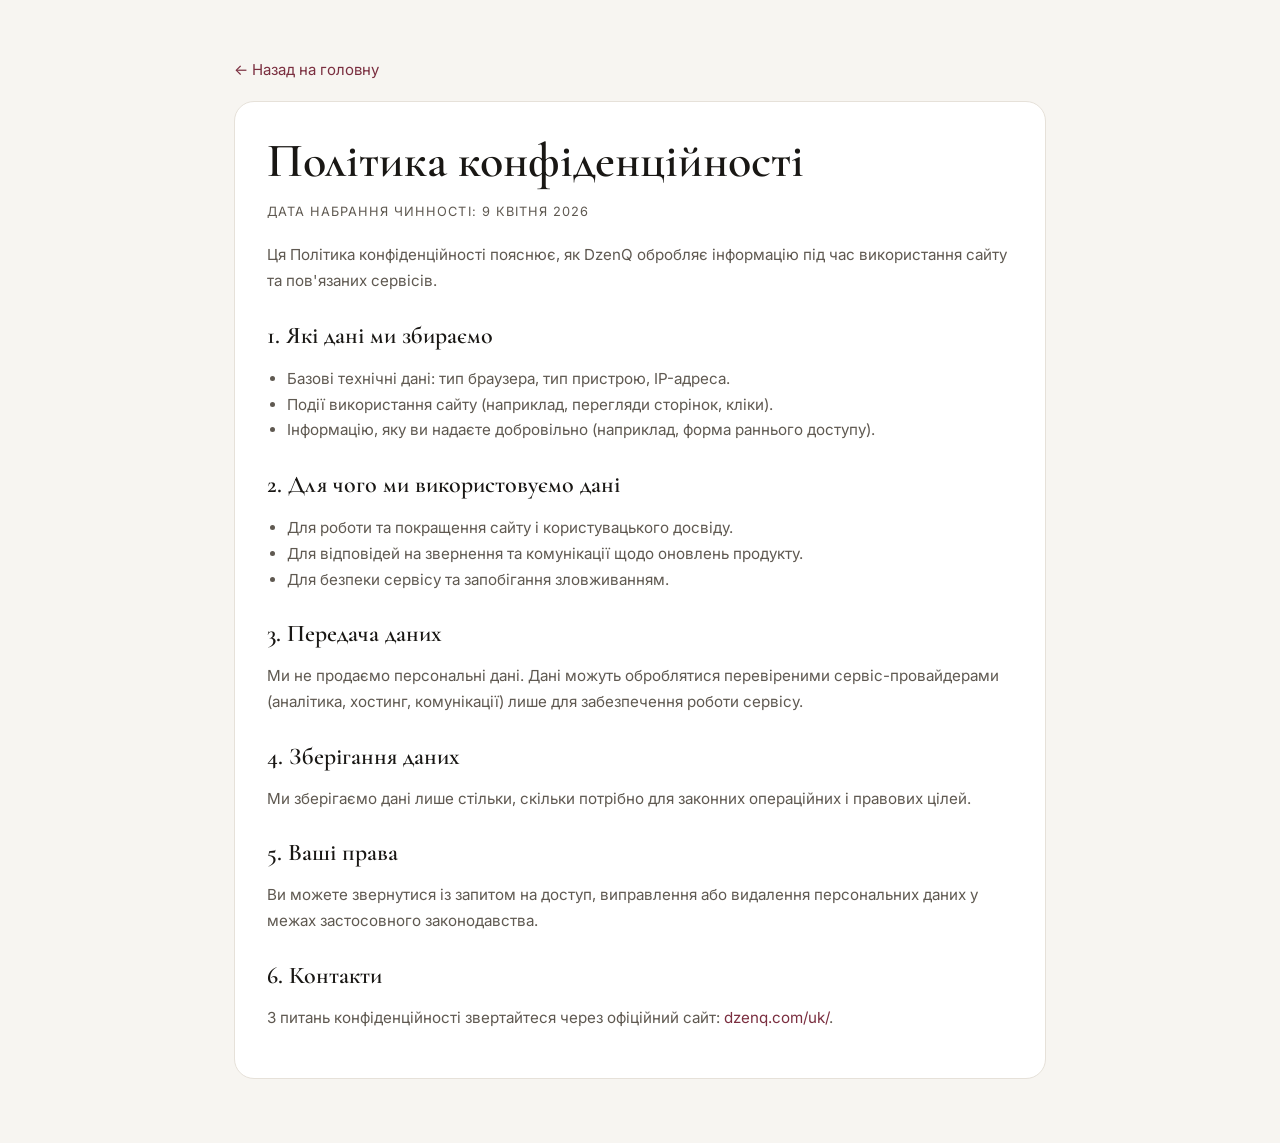
<file: uk/privacy/index.html>
<!DOCTYPE html>
<html lang="uk">
<head>
  <meta charset="UTF-8" />
  <meta name="viewport" content="width=device-width, initial-scale=1.0" />
  <title>DzenQ Політика конфіденційності</title>
  <link rel="canonical" href="https://dzenq.com/uk/privacy/" />
  <meta name="description" content="Політика конфіденційності DzenQ для сайту та пов'язаних сервісів." />
  <style>
    :root {
      --bg: #120d06;
      --panel: #1e1409;
      --text: #ede7de;
      --muted: #b5a592;
      --accent: #3d9e6e;
      --border: rgba(181, 165, 146, 0.2);
    }

    * { box-sizing: border-box; }

    body {
      margin: 0;
      font-family: "JetBrains Mono", "Segoe UI", Arial, sans-serif;
      background: radial-gradient(circle at top right, #2a1c0c 0%, var(--bg) 55%);
      color: var(--text);
      line-height: 1.7;
    }

    .wrap {
      max-width: 860px;
      margin: 0 auto;
      padding: 56px 24px 64px;
    }

    .card {
      background: color-mix(in srgb, var(--panel) 92%, black 8%);
      border: 1px solid var(--border);
      border-radius: 8px;
      padding: 32px;
    }

    h1, h2 {
      font-family: "Cormorant Garamond", Georgia, serif;
      margin: 0 0 12px;
      line-height: 1.15;
    }

    h1 { font-size: clamp(2rem, 6vw, 3rem); }
    h2 { font-size: 1.5rem; margin-top: 28px; }

    p, li { color: var(--muted); font-size: 0.95rem; }

    ul { padding-left: 20px; }

    .meta {
      margin: 12px 0 20px;
      color: var(--muted);
      font-size: 0.8rem;
      letter-spacing: 0.08em;
      text-transform: uppercase;
    }

    a {
      color: var(--accent);
      text-decoration: none;
    }

    a:hover { text-decoration: underline; }

    .toplink {
      display: inline-block;
      margin-bottom: 18px;
      font-size: 0.82rem;
      letter-spacing: 0.08em;
      text-transform: uppercase;
    }
  </style>
  <link rel="icon" href="/assets/icon.svg" type="image/svg+xml">
  <link href="https://fonts.googleapis.com/css2?family=Cormorant+Garamond:wght@600&family=Inter:wght@400;600&display=swap" rel="stylesheet">
  <link rel="stylesheet" href="/assets/legal.css">
</head>
<body>
  <main class="wrap">
    <a class="toplink" href="/uk/">Назад на головну</a>
    <article class="card">
      <h1>Політика конфіденційності</h1>
      <p class="meta">Дата набрання чинності: 9 квітня 2026</p>

      <p>
        Ця Політика конфіденційності пояснює, як DzenQ обробляє інформацію
        під час використання сайту та пов'язаних сервісів.
      </p>

      <h2>1. Які дані ми збираємо</h2>
      <ul>
        <li>Базові технічні дані: тип браузера, тип пристрою, IP-адреса.</li>
        <li>Події використання сайту (наприклад, перегляди сторінок, кліки).</li>
        <li>Інформацію, яку ви надаєте добровільно (наприклад, форма раннього доступу).</li>
      </ul>

      <h2>2. Для чого ми використовуємо дані</h2>
      <ul>
        <li>Для роботи та покращення сайту і користувацького досвіду.</li>
        <li>Для відповідей на звернення та комунікації щодо оновлень продукту.</li>
        <li>Для безпеки сервісу та запобігання зловживанням.</li>
      </ul>

      <h2>3. Передача даних</h2>
      <p>
        Ми не продаємо персональні дані. Дані можуть оброблятися перевіреними
        сервіс-провайдерами (аналітика, хостинг, комунікації) лише для
        забезпечення роботи сервісу.
      </p>

      <h2>4. Зберігання даних</h2>
      <p>
        Ми зберігаємо дані лише стільки, скільки потрібно для законних
        операційних і правових цілей.
      </p>

      <h2>5. Ваші права</h2>
      <p>
        Ви можете звернутися із запитом на доступ, виправлення або видалення
        персональних даних у межах застосовного законодавства.
      </p>

      <h2>6. Контакти</h2>
      <p>
        З питань конфіденційності звертайтеся через офіційний сайт:
        <a href="https://dzenq.com/uk/">dzenq.com/uk/</a>.
      </p>
    </article>
  </main>
</body>
</html>
</file>
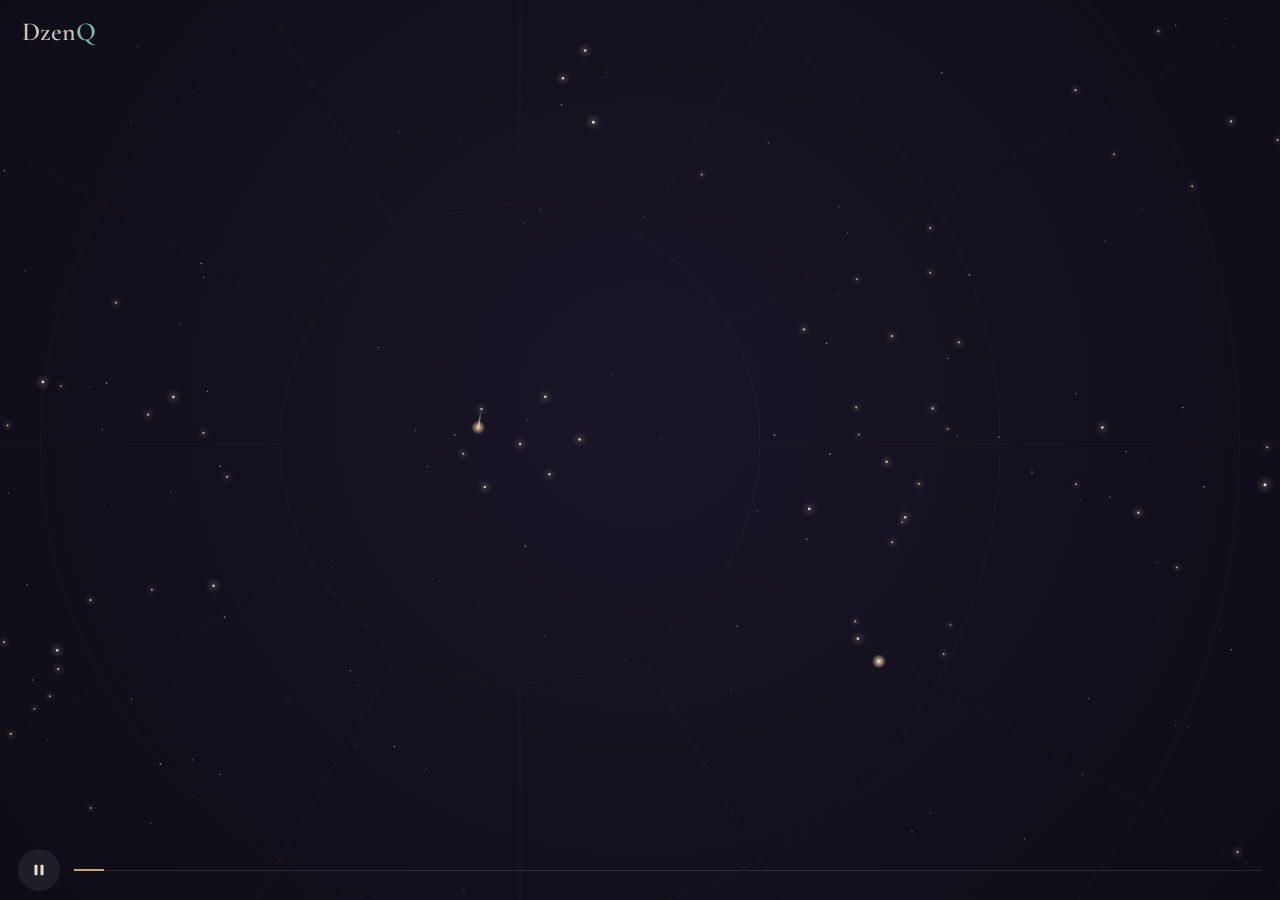
<file: uk/sky/index.html>
<!doctype html>
<html lang="uk">
<head>
<meta charset="utf-8">
<meta name="viewport" content="width=device-width, initial-scale=1, viewport-fit=cover">
<title>DzenQ — хвилина про ідею</title>
<meta name="description" content="Тобі допомагають частіше, ніж ти пам'ятаєш. Подякуй зараз — віддячиш, коли зможеш.">
<link rel="canonical" href="https://dzenq.com/uk/sky/">
<meta property="og:title" content="DzenQ — хвилина про ідею">
<meta property="og:description" content="Тобі допомагають частіше, ніж ти пам'ятаєш. Подякуй зараз — віддячиш, коли зможеш.">
<meta property="og:url" content="https://dzenq.com/uk/sky/">
<meta property="og:type" content="website">
<link rel="icon" href="/assets/icon.svg" type="image/svg+xml">
<meta name="theme-color" content="#0B0A12">
<link rel="preconnect" href="https://fonts.googleapis.com">
<link rel="preconnect" href="https://fonts.gstatic.com" crossorigin>
<link href="https://fonts.googleapis.com/css2?family=Cormorant+Garamond:ital,wght@0,500;0,600;1,500;1,600&family=Inter:wght@400;600&display=swap" rel="stylesheet">
<style>
  html, body { margin: 0; height: 100%; background: #0B0A12; overflow: hidden; }
  canvas { position: fixed; inset: 0; width: 100%; height: 100%; display: block; }
  .brand { position: fixed; top: 16px; left: 22px; font: 600 26px "Cormorant Garamond", Georgia, serif; color: #E9E2D4; text-decoration: none; z-index: 2; opacity: .85; }
  .brand span { color: #86E1D0; }
  .cap { position: fixed; left: 0; right: 0; bottom: 15%; height: 0; pointer-events: none; z-index: 2; }
  .cap p { position: absolute; left: 50%; bottom: 0; width: min(600px, calc(100% - 48px)); transform: translate(-50%, 6px); margin: 0; text-align: center;
    font: italic 500 clamp(22px, 3vw, 34px)/1.25 "Cormorant Garamond", Georgia, serif; color: #E9E0CC; opacity: 0; letter-spacing: .01em;
    transition: opacity .6s, transform .6s; text-shadow: 0 2px 24px rgba(11, 10, 18, 1); }
  .cap p.on { opacity: .92; transform: translate(-50%, 0); transition: opacity 1.6s .5s, transform 1.6s .5s; }
  .cap p.end { font-style: normal; font-weight: 600; }
  .cap p.end a { display: block; margin-top: 18px; font: 600 16px Inter, sans-serif; color: #120F18; background: #FFCF7A; border-radius: 999px; padding: 13px 24px; width: max-content; margin-left: auto; margin-right: auto; text-decoration: none; pointer-events: auto; letter-spacing: 0; }
  .cap p.end a.sub { background: none; color: #A79FB3; padding: 6px 0; margin-top: 10px; font-weight: 400; font-size: 15px; }
  .ui { position: fixed; left: 0; right: 0; bottom: 0; height: 60px; display: flex; align-items: center; gap: 14px; padding: 0 18px; z-index: 2; }
  .play { flex: none; width: 42px; height: 42px; border-radius: 50%; border: 0; cursor: pointer; background: rgba(255, 255, 255, .07); color: #E9E2D4; display: flex; align-items: center; justify-content: center; }
  .play:hover { background: rgba(255, 255, 255, .14); }
  .play svg { width: 18px; height: 18px; fill: currentColor; }
  .play .p, .play .a { display: none; } .play.on .p { display: block; } .play.on .r { display: none; } .play.end .a { display: block; } .play.end .r { display: none; }
  .bar { flex: 1; height: 22px; display: flex; align-items: center; cursor: pointer; }
  .bar div { height: 1px; width: 100%; background: rgba(255, 255, 255, .1); position: relative; }
  .bar i { position: absolute; left: 0; top: -.5px; height: 2px; background: #C9A764; }
</style>
</head>
<body>
<canvas id="c"></canvas>
<a class="brand" href="/uk/">Dzen<span>Q</span></a>
<div class="cap" id="cap"></div>
<div class="ui">
  <button class="play on" id="play" type="button" aria-label="Пауза">
    <svg class="p" viewBox="0 0 24 24"><rect x="6" y="5" width="4" height="14" rx="1"/><rect x="14" y="5" width="4" height="14" rx="1"/></svg>
    <svg class="r" viewBox="0 0 24 24"><path d="M8 5.5v13l11-6.5z"/></svg>
    <svg class="a" viewBox="0 0 24 24"><path d="M12 5a7 7 0 1 1-6.6 4.7l1.9.6A5 5 0 1 0 12 7v3L7.5 6 12 2z"/></svg>
  </button>
  <div class="bar" id="bar"><div><i id="fill"></i></div></div>
</div>
<script>
(() => {
  const SPEED = +(new URLSearchParams(location.search).get('speed')) || 1;
  const END = 64;
  const cv = document.getElementById('c'), cx = cv.getContext('2d');
  let W, H;
  const resize = () => { const d = Math.min(2, devicePixelRatio || 1); W = Math.max(1, innerWidth); H = Math.max(1, innerHeight); cv.width = W * d; cv.height = H * d; cx.setTransform(d, 0, 0, d, 0, 0); };
  addEventListener('resize', resize); resize();

  const LINES = [
    [2.5, 'Тобі допомагають частіше, ніж ти пам\'ятаєш.'],
    [8.5, 'Кажеш «дякую» — і за тиждень ніхто не згадає, хто кому допоміг.'],
    [15, 'Записана подяка — лишається.'],
    [23.5, 'А коли зможеш — віддячиш. Тим, хто справді був поруч.'],
    [32, 'Хтось допомагає багатьом — і цього не помічають.'],
    [41.5, 'Поки хтось не запише своє «дякую».'],
    [48.5, 'Тоді видно, на кому тримається світ.'],
    [56.5, '<span>Подякуй зараз. Віддячиш, коли зможеш.</span><a href="https://dzenq-491220.web.app/">Подякувати</a><a class="sub" href="/uk/inside/">Як це влаштовано →</a>', 'end'],
  ];
  const cap = document.getElementById('cap');
  const ps = LINES.map(([, h, c]) => { const p = document.createElement('p'); p.innerHTML = h; if (c) p.className = c; cap.appendChild(p); return p; });

  // ── the sky (always the same) ──
  let seed;
  const rnd = () => (seed = (seed * 16807) % 2147483647) / 2147483647;
  const gauss = () => { let u = 0, v = 0; while (!u) u = rnd(); while (!v) v = rnd(); return Math.sqrt(-2 * Math.log(u)) * Math.cos(2 * Math.PI * v); };
  let stars, groups, C1, C2, TAKER, GIVER, sched;

  function build() {
    seed = 1729;
    stars = []; groups = [];
    const star = (x, y, m) => { const s = { x, y, m, b: m, glow: 0, dim: 1, ph: rnd() * 6.28, tw: 1 + rnd() * 2.5, i: stars.length }; stars.push(s); return s; };
    // groups that will become constellations
    const centres = [[0, 0], [.62, -.18]];
    for (let k = 0; k < 26; k++) { const a = rnd() * 6.28, r = .55 + rnd() * 1.15; centres.push([Math.cos(a) * r, Math.sin(a) * r]); }
    centres.forEach(([gx, gy], k) => {
      const n = k < 2 ? 7 : 4 + Math.floor(rnd() * 5), g = [];
      for (let i = 0; i < n; i++) g.push(star(gx + gauss() * .085, gy + gauss() * .085, .55 + rnd() * .5));
      groups.push(g);
    });
    // the loose dust of the sky
    for (let i = 0; i < 420; i++) { const a = rnd() * 6.28, r = Math.sqrt(rnd()) * 2.1; star(Math.cos(a) * r, Math.sin(a) * r, .12 + rnd() * .3); }
    C1 = groups[0]; C2 = groups[1];
    TAKER = C1[0]; TAKER.x = 0; TAKER.y = 0; TAKER.m = TAKER.b = .8;
    GIVER = C2[0]; GIVER.x = .62; GIVER.y = -.18; GIVER.m = GIVER.b = 1.25;
    // composed, not random: a calm figure around each of the two
    C1.slice(1).forEach((s, i) => { const a = i * Math.PI * 2 / (C1.length - 1) + (rnd() - .5) * .5, r = .065 + rnd() * .045; s.x = Math.cos(a) * r; s.y = Math.sin(a) * r * .85; });
    C2.slice(1).forEach((s, i) => { const a = i * Math.PI * 2 / (C2.length - 1) + (rnd() - .5) * .4, r = .1 + rnd() * .06; s.x = GIVER.x + Math.cos(a) * r; s.y = GIVER.y + Math.sin(a) * r * .85; });
    const extra = [];
    for (let i = 0; i < 5; i++) { const a = rnd() * 6.28, r = .13 + rnd() * .07; extra.push(star(GIVER.x + Math.cos(a) * r, GIVER.y + Math.sin(a) * r, .5 + rnd() * .3)); }

    sched = [];
    const near = (s, pool) => pool.filter(o => o !== s).sort((a, b) => Math.hypot(a.x - s.x, a.y - s.y) - Math.hypot(b.x - s.x, b.y - s.y));
    const bright = stars.filter(s => s.m > .5);
    // 1. light passes between people and is gone
    for (let t = 1.2; t < 14.5; t += .35 + rnd() * .45) {
      const a = bright[Math.floor(rnd() * bright.length)], nb = near(a, bright).slice(0, 5), b = nb[Math.floor(rnd() * nb.length)];
      sched.push({ t, kind: 'flash', a, b, dur: 1 + rnd() * .6 });
    }
    // 2. the same, but a line stays: everyone in C1 lights the taker…
    const others1 = C1.slice(1);
    others1.forEach((s, k) => sched.push({ t: 15.6 + k * 1.1, kind: 'ink', a: s, b: TAKER, dur: 1.4 }));
    // …and the taker answers, closing each figure
    others1.forEach((s, k) => sched.push({ t: 24 + k * .85, kind: 'ink', a: TAKER, b: s, dur: 1.3, back: true }));
    for (let k = 0; k < others1.length - 1; k++) sched.push({ t: 25 + k * .7, kind: 'ink', a: others1[k], b: others1[k + 1], dur: 1.2, faint: true });
    // 3. the giver lights everyone, and nothing stays
    const fans = [...C2.slice(1), ...extra];
    for (let t = 31.5, k = 0; t < 41; t += .42, k++) sched.push({ t, kind: 'flash', a: GIVER, b: fans[k % fans.length], dur: 1.1, giver: true });
    // …until the answers come
    fans.slice(0, 9).forEach((s, k) => sched.push({ t: 41.8 + k * .55, kind: 'ink', a: s, b: GIVER, dur: 1.4, toGiver: true }));
    // 4. the whole sky: every group becomes a figure, slowly
    groups.slice(2).forEach(g => {
      const t0 = 46 + rnd() * 9;
      for (let k = 1; k < g.length; k++) sched.push({ t: t0 + k * .4, kind: 'ink', a: g[k], b: g[Math.floor(rnd() * k)], dur: 1.6, sky: true });
      if (g.length > 3 && rnd() < .7) sched.push({ t: t0 + g.length * .4, kind: 'ink', a: g[g.length - 1], b: g[0], dur: 1.6, sky: true });
    });
    sched.sort((a, b) => a.t - b.t);
  }

  // ── state ──
  let T, next, moving, lines, rot;
  function reset() { build(); T = 0; next = 0; moving = []; lines = []; rot = 0; }
  function arrive(f) {
    f.b.glow = 1;
    if (f.kind === 'ink') { lines.push({ a: f.a, b: f.b, k: 0, back: f.back, faint: f.faint, sky: f.sky, wob: (rnd() - .5) * .18 }); f.b.m = Math.min(1.5, f.b.m + .12); if (f.toGiver) f.b.dim = Math.min(1, f.b.dim + .14); }
  }
  function advance(dt) {
    T += dt;
    while (next < sched.length && sched[next].t <= T) moving.push({ ...sched[next++], k: 0 });
    for (let i = moving.length - 1; i >= 0; i--) { const f = moving[i]; f.k += dt / f.dur; if (f.k >= 1) { arrive(f); moving.splice(i, 1); } }
    lines.forEach(l => l.k = Math.min(1, l.k + dt / 1.1));
    stars.forEach(s => s.glow = Math.max(0, s.glow - dt * .9));
    if (T > 33 && T < 41.8) GIVER.dim = Math.max(.28, GIVER.dim - dt * .085);
    if (T > 46) rot += dt * .006 * clamp((T - 46) / 6);
  }

  // ── camera ──
  const clamp = (v, a = 0, b = 1) => Math.max(a, Math.min(b, v));
  const ease = t => t < .5 ? 4 * t * t * t : 1 - Math.pow(-2 * t + 2, 3) / 2;
  function camera() {
    const m = Math.min(W, H);
    const keys = [[0, .2, -.05, m / 1.5], [13, .2, -.05, m / 1.6], [16, 0, 0, m / .42], [29, 0, 0, m / .42], [32, .62, -.18, m / .5], [45, .62, -.18, m / .5], [54, 0, 0, Math.max(W, H) / 3.4], [99, 0, 0, Math.max(W, H) / 3.6]];
    let i = 0; while (i < keys.length - 2 && T >= keys[i + 1][0]) i++;
    const [t0, x0, y0, s0] = keys[i], [t1, x1, y1, s1] = keys[i + 1], k = ease(clamp((T - t0) / (t1 - t0)));
    return { x: x0 + (x1 - x0) * k, y: y0 + (y1 - y0) * k, s: s0 * Math.pow(s1 / s0, k) };
  }

  let S, OX, OY, cr, sr;
  const P = s => { const x = s.x * cr - s.y * sr, y = s.x * sr + s.y * cr; return [OX + x * S, OY + y * S]; };
  const curve = (a, b, w, k) => { const [ax, ay] = P(a), [bx, by] = P(b), mx = (ax + bx) / 2 - (by - ay) * w, my = (ay + by) / 2 + (bx - ax) * w;
    return [(1 - k) * (1 - k) * ax + 2 * (1 - k) * k * mx + k * k * bx, (1 - k) * (1 - k) * ay + 2 * (1 - k) * k * my + k * k * by, ax, ay, mx, my, bx, by]; };

  function draw() {
    const c = camera(); S = c.s; cr = Math.cos(rot); sr = Math.sin(rot);
    const cx0 = c.x * cr - c.y * sr, cy0 = c.x * sr + c.y * cr; OX = W / 2 - cx0 * S; OY = H * (T > 47 ? .46 - .04 * clamp((T - 47) / 7) : .46) - cy0 * S;
    const g = cx.createRadialGradient(W / 2, H * .45, 0, W / 2, H * .45, Math.max(W, H) * .85);
    g.addColorStop(0, '#191527'); g.addColorStop(.6, '#100E19'); g.addColorStop(1, '#09080E');
    cx.fillStyle = g; cx.fillRect(0, 0, W, H);

    // the old star chart: faint circles of the sky, fading in at the end
    const gridA = .035 + .07 * clamp((T - 47) / 6);
    const [ox, oy] = P({ x: 0, y: 0 });
    cx.strokeStyle = `rgba(201, 167, 100, ${gridA})`; cx.lineWidth = 1;
    for (let r = .4; r < 2.2; r += .4) { cx.beginPath(); cx.arc(ox, oy, r * S, 0, 7); cx.stroke(); }
    for (let a = 0; a < 12; a++) { const an = a * Math.PI / 6 + rot; cx.beginPath(); cx.moveTo(ox + Math.cos(an) * .4 * S, oy + Math.sin(an) * .4 * S); cx.lineTo(ox + Math.cos(an) * 2.1 * S, oy + Math.sin(an) * 2.1 * S); cx.stroke(); }

    // lines that stayed — gold ink, drawn by hand
    const zoomW = Math.min(1.3, Math.max(.6, S / (Math.min(W, H) / .5)));
    cx.lineCap = 'round';
    for (const l of lines) {
      const steps = 24, n = Math.max(1, Math.floor(steps * l.k));
      const al = l.faint ? .35 : l.sky ? .42 : .7;
      cx.strokeStyle = l.back ? `rgba(255, 224, 160, ${al})` : `rgba(214, 178, 108, ${al})`;
      cx.lineWidth = (l.sky ? .9 : 1.3) * zoomW;
      cx.beginPath();
      for (let i = 0; i <= n; i++) { const [x, y] = curve(l.a, l.b, l.wob, i / steps); i ? cx.lineTo(x, y) : cx.moveTo(x, y); }
      cx.stroke();
    }

    // light passing between people (and gone)
    for (const f of moving) {
      const k = ease(f.k), w = f.kind === 'ink' ? .06 : .14;
      const [hx, hy] = curve(f.a, f.b, w, k), [tx, ty] = curve(f.a, f.b, w, Math.max(0, k - .22));
      const tail = cx.createLinearGradient(tx, ty, hx, hy);
      const col = f.giver ? '255, 236, 200' : '255, 226, 170';
      tail.addColorStop(0, `rgba(${col}, 0)`); tail.addColorStop(1, `rgba(${col}, ${.85 * Math.sin(f.k * Math.PI) + .1})`);
      cx.strokeStyle = tail; cx.lineWidth = 1.6; cx.beginPath(); cx.moveTo(tx, ty); cx.lineTo(hx, hy); cx.stroke();
      const hg = cx.createRadialGradient(hx, hy, 0, hx, hy, 7); hg.addColorStop(0, `rgba(${col}, .9)`); hg.addColorStop(1, `rgba(${col}, 0)`);
      cx.fillStyle = hg; cx.beginPath(); cx.arc(hx, hy, 7, 0, 7); cx.fill();
    }

    // stars: crisp points that twinkle, warmer when lines reach them
    const sz = Math.max(.7, Math.min(2.4, S / (Math.min(W, H) / .6)));
    for (const s of stars) {
      const [x, y] = P(s);
      if (x < -20 || y < -20 || x > W + 20 || y > H + 20) continue;
      const tw = .78 + .22 * Math.sin(T * s.tw + s.ph), lum = s.m * s.dim * tw + s.glow * .6;
      const r = (.6 + lum * 1.5) * sz;
      if (lum > .45) { const h = cx.createRadialGradient(x, y, 0, x, y, r * 6); h.addColorStop(0, `rgba(255, 226, 180, ${.18 * lum})`); h.addColorStop(1, 'rgba(255, 226, 180, 0)'); cx.fillStyle = h; cx.beginPath(); cx.arc(x, y, r * 6, 0, 7); cx.fill(); }
      const warm = clamp((s.m - s.b) * 3 + s.glow);
      cx.fillStyle = `rgba(${220 + 35 * warm}, ${222 + 6 * warm}, ${240 - 70 * warm}, ${clamp(.25 + lum * .75)})`;
      cx.beginPath(); cx.arc(x, y, r, 0, 7); cx.fill();
    }

  }

  // ── play / pause / seek ──
  const play = document.getElementById('play'), fill = document.getElementById('fill');
  let playing = true, last = 0;
  const setPlaying = v => { playing = v; play.classList.toggle('on', v); play.classList.toggle('end', !v && T >= END); play.setAttribute('aria-label', v ? 'Пауза' : 'Грати'); };
  function seek(to) { reset(); while (T < to) advance(Math.min(1 / 30, to - T)); }
  function tick(ts) {
    const dt = last ? Math.min(.05, (ts - last) / 1000) * SPEED : 0; last = ts;
    if (playing) { advance(dt); if (T >= END) setPlaying(false); }
    LINES.forEach(([t0], i) => ps[i].classList.toggle('on', T >= t0 && T < (LINES[i + 1] ? LINES[i + 1][0] - .5 : 999)));
    fill.style.width = (Math.min(1, T / END) * 100) + '%';
    if (innerWidth !== W || innerHeight !== H) resize();
    if (W > 40 && H > 40) draw();
    requestAnimationFrame(tick);
  }
  play.addEventListener('click', () => { if (T >= END) seek(0); setPlaying(!playing || T < .01); });
  document.getElementById('bar').addEventListener('click', e => { const r = e.currentTarget.getBoundingClientRect(); seek(END * clamp((e.clientX - r.left) / r.width)); });
  addEventListener('keydown', e => { if (e.code === 'Space') { e.preventDefault(); play.click(); } });
  window.__seek = seek;
  reset();
  if (matchMedia('(prefers-reduced-motion: reduce)').matches) setPlaying(false);
  requestAnimationFrame(tick);
})();
</script>
</body>
</html>
</file>
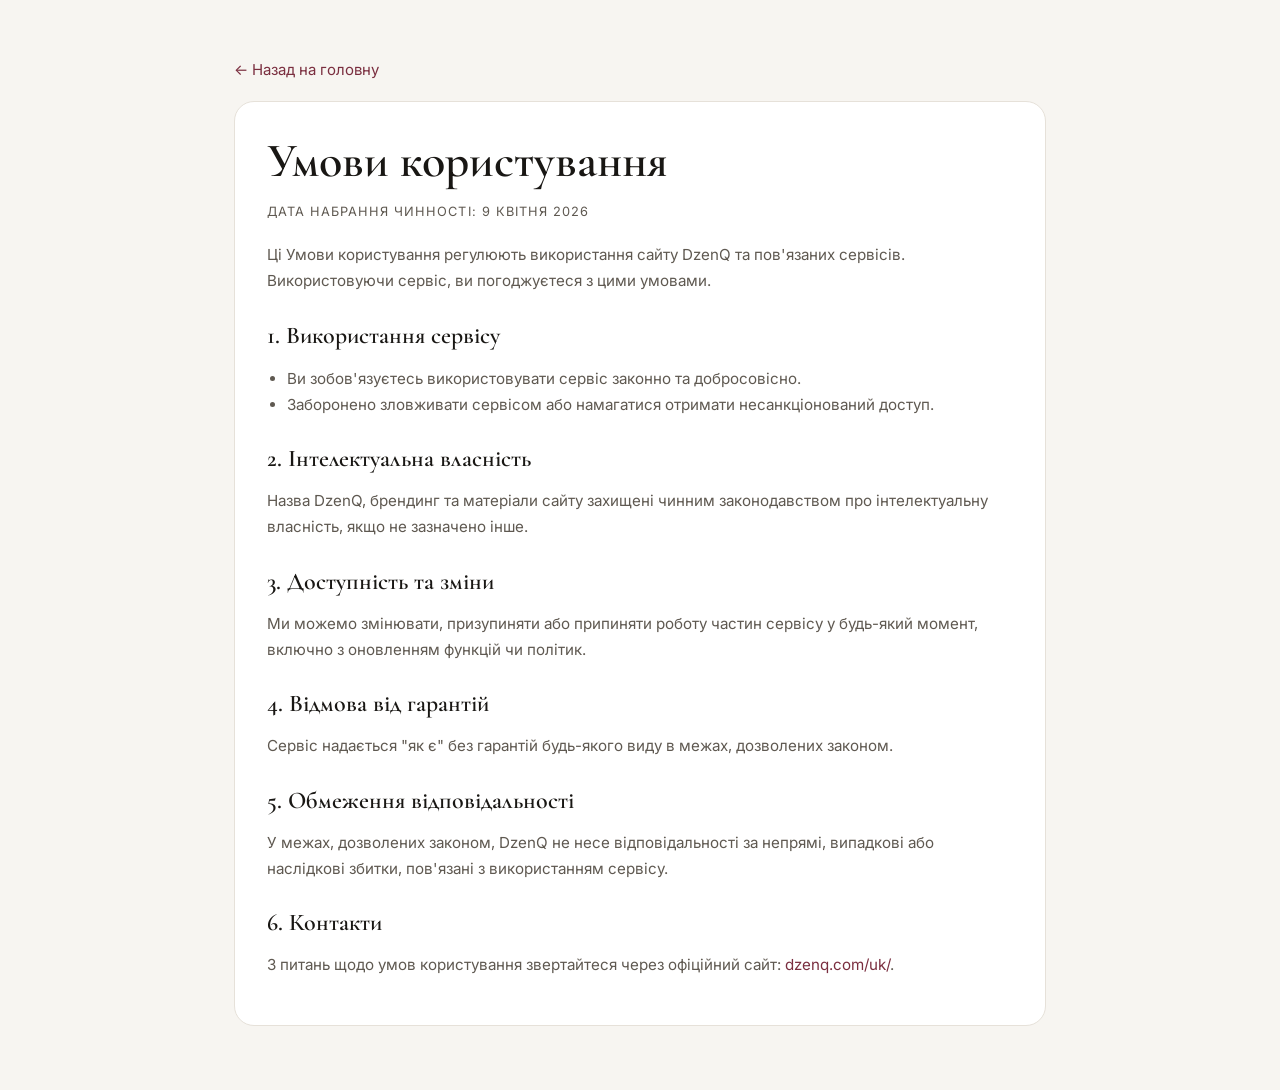
<file: uk/terms/index.html>
<!DOCTYPE html>
<html lang="uk">
<head>
  <meta charset="UTF-8" />
  <meta name="viewport" content="width=device-width, initial-scale=1.0" />
  <title>DzenQ Умови користування</title>
  <link rel="canonical" href="https://dzenq.com/uk/terms/" />
  <meta name="description" content="Умови користування DzenQ для сайту та пов'язаних сервісів." />
  <style>
    :root {
      --bg: #120d06;
      --panel: #1e1409;
      --text: #ede7de;
      --muted: #b5a592;
      --accent: #3d9e6e;
      --border: rgba(181, 165, 146, 0.2);
    }

    * { box-sizing: border-box; }

    body {
      margin: 0;
      font-family: "JetBrains Mono", "Segoe UI", Arial, sans-serif;
      background: radial-gradient(circle at top right, #2a1c0c 0%, var(--bg) 55%);
      color: var(--text);
      line-height: 1.7;
    }

    .wrap {
      max-width: 860px;
      margin: 0 auto;
      padding: 56px 24px 64px;
    }

    .card {
      background: color-mix(in srgb, var(--panel) 92%, black 8%);
      border: 1px solid var(--border);
      border-radius: 8px;
      padding: 32px;
    }

    h1, h2 {
      font-family: "Cormorant Garamond", Georgia, serif;
      margin: 0 0 12px;
      line-height: 1.15;
    }

    h1 { font-size: clamp(2rem, 6vw, 3rem); }
    h2 { font-size: 1.5rem; margin-top: 28px; }

    p, li { color: var(--muted); font-size: 0.95rem; }

    ul { padding-left: 20px; }

    .meta {
      margin: 12px 0 20px;
      color: var(--muted);
      font-size: 0.8rem;
      letter-spacing: 0.08em;
      text-transform: uppercase;
    }

    a {
      color: var(--accent);
      text-decoration: none;
    }

    a:hover { text-decoration: underline; }

    .toplink {
      display: inline-block;
      margin-bottom: 18px;
      font-size: 0.82rem;
      letter-spacing: 0.08em;
      text-transform: uppercase;
    }
  </style>
  <link rel="icon" href="/assets/icon.svg" type="image/svg+xml">
  <link href="https://fonts.googleapis.com/css2?family=Cormorant+Garamond:wght@600&family=Inter:wght@400;600&display=swap" rel="stylesheet">
  <link rel="stylesheet" href="/assets/legal.css">
</head>
<body>
  <main class="wrap">
    <a class="toplink" href="/uk/">Назад на головну</a>
    <article class="card">
      <h1>Умови користування</h1>
      <p class="meta">Дата набрання чинності: 9 квітня 2026</p>

      <p>
        Ці Умови користування регулюють використання сайту DzenQ та пов'язаних
        сервісів. Використовуючи сервіс, ви погоджуєтеся з цими умовами.
      </p>

      <h2>1. Використання сервісу</h2>
      <ul>
        <li>Ви зобов'язуєтесь використовувати сервіс законно та добросовісно.</li>
        <li>Заборонено зловживати сервісом або намагатися отримати несанкціонований доступ.</li>
      </ul>

      <h2>2. Інтелектуальна власність</h2>
      <p>
        Назва DzenQ, брендинг та матеріали сайту захищені чинним законодавством
        про інтелектуальну власність, якщо не зазначено інше.
      </p>

      <h2>3. Доступність та зміни</h2>
      <p>
        Ми можемо змінювати, призупиняти або припиняти роботу частин сервісу
        у будь-який момент, включно з оновленням функцій чи політик.
      </p>

      <h2>4. Відмова від гарантій</h2>
      <p>
        Сервіс надається "як є" без гарантій будь-якого виду в межах,
        дозволених законом.
      </p>

      <h2>5. Обмеження відповідальності</h2>
      <p>
        У межах, дозволених законом, DzenQ не несе відповідальності за непрямі,
        випадкові або наслідкові збитки, пов'язані з використанням сервісу.
      </p>

      <h2>6. Контакти</h2>
      <p>
        З питань щодо умов користування звертайтеся через офіційний сайт:
        <a href="https://dzenq.com/uk/">dzenq.com/uk/</a>.
      </p>
    </article>
  </main>
</body>
</html>
</file>
<file: assets/site.css>
/* DzenQ landing — "cinema": one sentence per screen, scroll snaps from one to
   the next. Light by default; the moon button switches to dark
   (html[data-theme="dark"]). The «Слива» logo colours, the wax seal. */

:root {
  --bg: #FBFAF7;
  --ink: #1B1814;
  --ink-2: #6E665C;
  --ink-3: #9A9187;
  --line: #E8E4DD;
  --accent: #7A2E3F;        /* the word that matters: the app's wine */
  /* Light behind the words: white at the heart, a pale lemon edge (never brownish). */
  --glow-bg: radial-gradient(closest-side, rgba(255, 255, 255, 1) 0%, rgba(255, 255, 255, .9) 34%, rgba(255, 249, 222, .55) 52%, rgba(255, 244, 200, .28) 68%, rgba(255, 242, 190, .1) 84%, rgba(255, 242, 190, 0) 100%);
  --btn: #1B1814;
  --btn-ink: #F6F2EB;
  --ghost: #DCD7CE;
  --sea: #2FA796;
  --gold: #E3A548;
  --wine: #A64B5E;
  --nav: linear-gradient(#FBFAF7, rgba(251, 250, 247, 0));
  --serif: "Cormorant Garamond", Georgia, "Times New Roman", serif;
  --sans: Inter, system-ui, -apple-system, "Segoe UI", Roboto, sans-serif;
  color-scheme: light;
}
:root[data-theme="dark"] {
  --bg: #120F18;
  --ink: #F1ECE4;
  --ink-2: #A79FB3;
  --ink-3: #7D7589;
  --line: #2A2433;
  --accent: #FFCF7A;
  --glow-bg: radial-gradient(closest-side, rgba(255, 207, 122, .18), rgba(255, 207, 122, 0) 100%);
  --btn: #FFCF7A;
  --btn-ink: #120F18;
  --ghost: #3A3346;
  --sea: #86E1D0;
  --gold: #FFCF7A;
  --wine: #D9899A;
  --nav: linear-gradient(#120F18, rgba(18, 15, 24, 0));
  color-scheme: dark;
}

*, *::before, *::after { box-sizing: border-box; }
html { scroll-snap-type: y mandatory; scroll-behavior: smooth; -webkit-text-size-adjust: 100%; }
body { margin: 0; background: var(--bg); color: var(--ink); font-family: var(--sans); transition: background .3s, color .3s; }
a { color: inherit; }
p, h1, h2, h3 { margin: 0; }

/* Nav */
.nav { position: fixed; top: 0; left: 0; right: 0; z-index: 10; display: flex; align-items: center; gap: 16px; padding: 16px 24px; background: var(--nav); }
.brand { font-family: var(--serif); font-size: 26px; font-weight: 600; text-decoration: none; margin-right: auto; }
.brand span { color: var(--sea); }
.lang { font-size: 14px; color: var(--ink-3); display: flex; gap: 6px; }
.lang a { text-decoration: none; }
.lang .on { color: var(--ink); font-weight: 600; }
.open { font-size: 14px; color: var(--ink-2); text-decoration: none; }
.theme { width: 36px; height: 36px; border-radius: 50%; border: 0; background: transparent; color: var(--ink-2); display: inline-flex; align-items: center; justify-content: center; cursor: pointer; }
@media (hover: hover) { .theme:hover { color: var(--ink); background: var(--line); } }
.theme svg { width: 18px; height: 18px; }
.theme .sun { display: none; }
:root[data-theme="dark"] .theme .sun { display: block; }
:root[data-theme="dark"] .seal { box-shadow: 0 0 60px rgba(176, 65, 79, .4); }
:root[data-theme="dark"] .theme .moon { display: none; }
@media (max-width: 480px) { .open { display: none; } .nav { padding: 14px 18px; } }

/* Screens */
.screen { height: 100vh; height: 100svh; scroll-snap-align: start; scroll-snap-stop: always; display: flex; flex-direction: column; align-items: center; justify-content: center; text-align: center; padding: 80px 24px; position: relative; overflow: hidden; }
.screen h1, .screen h2 { font-family: var(--serif); font-weight: 600; font-size: clamp(44px, 8vw, 104px); line-height: 1; letter-spacing: -.02em; }
.screen p { color: var(--ink-2); font-size: clamp(17px, 1.8vw, 21px); max-width: 28em; line-height: 1.55; margin-top: 22px; }
.screen em { font-style: italic; color: var(--accent); }
.glow::before { content: ""; position: absolute; width: 80vmin; height: 80vmin; border-radius: 50%; background: var(--glow-bg); z-index: -1; }
.down { position: absolute; bottom: 28px; font-size: 13px; color: var(--ink-3); letter-spacing: .1em; text-transform: uppercase; }

/* The logo's two cards meet over «Thank you»: two people, one thank-you. */
.mark { width: 92px; height: 81px; margin-bottom: 28px; overflow: visible; }
.mark .b { animation: from-left 1.4s .3s cubic-bezier(.2,.8,.2,1) both; }
.mark .f { animation: from-right 1.4s .3s cubic-bezier(.2,.8,.2,1) both; }
@keyframes from-left { from { transform: translateX(-260px); opacity: 0; } to { transform: none; opacity: 1; } }
@keyframes from-right { from { transform: translateX(260px); opacity: 0; } to { transform: none; opacity: 1; } }
@media (prefers-reduced-motion: reduce) { .mark .b, .mark .f { animation: none; } }

/* "And it's gone": the words fade and blur, then come back */
.fade h2 { animation: vanish 4.5s ease-in-out infinite; }
@keyframes vanish { 0%, 20% { opacity: 1; filter: blur(0); } 60%, 80% { opacity: .08; filter: blur(6px); } 100% { opacity: 1; filter: blur(0); } }

.seal { width: 110px; height: 110px; border-radius: 50%; background: radial-gradient(circle at 35% 30%, #C24C5C, #8B2635 55%, #4E1220); box-shadow: 0 10px 22px -10px rgba(78, 18, 32, .55); margin-bottom: 40px; display: flex; align-items: center; justify-content: center; }
.seal svg { width: 52px; opacity: .6; }
.keys { display: flex; gap: 14px; margin-bottom: 40px; }
.keys span { width: 58px; height: 58px; border-radius: 16px; border: 1.5px solid var(--sea); display: flex; align-items: center; justify-content: center; font-size: 26px; }
.keys span:nth-child(2) { border-color: var(--gold); }
.keys span:nth-child(3) { border-color: var(--wine); }

.btns { display: flex; gap: 12px; flex-wrap: wrap; justify-content: center; margin-top: 36px; }
.btn { display: inline-flex; padding: 16px 28px; border-radius: 999px; background: var(--btn); color: var(--btn-ink); font-weight: 600; text-decoration: none; font-size: 17px; transition: transform .15s; }
.btn:hover { transform: translateY(-1px); }
.btn.ghost { background: none; color: var(--ink); box-shadow: inset 0 0 0 1px var(--ghost); }
.btn[hidden] { display: none; }
.screen .fine { font-size: 14px; color: var(--ink-3); margin-top: 18px; }
.fine a { color: inherit; }

/* Everything else, quietly, after the last screen */
.more { border-top: 1px solid var(--line); padding: 72px 24px 40px; min-height: 100vh; min-height: 100svh; scroll-snap-align: start; display: flex; flex-direction: column; justify-content: center; }
.more .cols, .more .foot { width: 100%; }
.more .cols { max-width: 860px; margin: 0 auto; display: grid; grid-template-columns: 1fr 1fr; gap: 0 56px; }
.more h3 { font-size: 13px; font-weight: 600; letter-spacing: .08em; text-transform: uppercase; color: var(--ink-3); padding-bottom: 10px; }
.more ul { list-style: none; margin: 0; padding: 0; }
.more li a { display: flex; align-items: baseline; gap: 12px; padding: 13px 0; border-top: 1px solid var(--line); text-decoration: none; font-size: 16px; }
.more li a span { margin-left: auto; color: var(--ink-3); font-size: 14px; text-align: right; }
.more li a::after { content: "→"; color: var(--ink-3); }
@media (hover: hover) { .more li a:hover, .more li a:hover::after { color: var(--accent); } }
.foot { max-width: 860px; margin: 40px auto 0; display: flex; justify-content: space-between; gap: 16px; flex-wrap: wrap; font-size: 14px; color: var(--ink-3); }
.foot nav { display: flex; gap: 18px; flex-wrap: wrap; }
.foot a { text-decoration: none; }
.foot a:hover { color: var(--ink); }
.credo { font-family: var(--serif); font-style: italic; font-size: 19px; color: var(--ink-2); }
@media (max-width: 720px) { .more .cols { grid-template-columns: 1fr; gap: 36px; } }

@media (prefers-reduced-motion: reduce) {
  html { scroll-behavior: auto; }
  .fade h2 { animation: none; opacity: .35; }
  .btn { transition: none; }
}

/* «▶ Хвилина про ідею» under «Дякую.»: a quiet way into the film (/uk/sky/) */
.film { display: inline-flex; align-items: center; gap: 10px; margin-top: 26px; font-size: 15px; color: var(--ink-2); text-decoration: none; }
.film i { width: 30px; height: 30px; border-radius: 50%; display: inline-flex; align-items: center; justify-content: center; font-style: normal; font-size: 11px; box-shadow: inset 0 0 0 1px var(--ghost); padding-left: 2px; }
.film:hover { color: var(--ink); }
.film:hover i { box-shadow: inset 0 0 0 1px var(--ink-3); }
</file>
<file: assets/inside.css>
/* «Як це влаштовано» — a calm article */
html { scroll-snap-type: none; }
html, body { overflow-x: clip; }
.article { max-width: 700px; margin: 0 auto; padding: 120px 24px 40px; }
.article .top { padding-bottom: 36px; border-bottom: 1px solid var(--line); position: relative; }
.article .top::before { content: ""; position: absolute; left: -10%; top: -40%; width: 460px; height: 460px; border-radius: 50%; background: var(--glow-bg); z-index: -1; }
.article .n { font-size: 13px; font-weight: 600; letter-spacing: .14em; text-transform: uppercase; color: var(--ink-3); }
.article h1 { font-family: var(--serif); font-weight: 600; font-size: clamp(44px, 7vw, 76px); line-height: 1; letter-spacing: -.02em; margin-top: 10px; }
.article .lead { font-size: 20px; line-height: 1.55; color: var(--ink-2); margin-top: 18px; }
.article section { padding: 40px 0; border-bottom: 1px solid var(--line); }
.article h2 { font-family: var(--serif); font-weight: 600; font-size: clamp(28px, 4vw, 38px); line-height: 1.1; display: flex; gap: 14px; align-items: baseline; }
.article h2 span { font-family: var(--sans); font-size: 14px; font-weight: 600; color: var(--accent); min-width: 14px; }
.article p { font-size: 18px; line-height: 1.65; color: var(--ink-2); margin-top: 14px; }
.article p b, .article li b { color: var(--ink); font-weight: 600; }
.article a:not(.btn) { color: var(--accent); }
.article .note { font-size: 15px; color: var(--ink-3); border-left: 2px solid var(--line); padding-left: 14px; }
.kel { display: flex; align-items: center; gap: 0; margin-top: 24px; overflow-x: auto; padding-bottom: 6px; }
.kel div { flex: none; padding: 12px 14px; border-radius: 12px; box-shadow: inset 0 0 0 1px var(--ghost); background: var(--bg); min-width: 116px; }
.kel b { display: block; font-size: 14px; }
.kel small { color: var(--ink-3); font-size: 12.5px; }
.kel i { flex: none; width: 22px; height: 1px; background: var(--ghost); position: relative; }
.kel i::after { content: ""; position: absolute; right: -1px; top: -3px; border: 3.5px solid transparent; border-left-color: var(--ghost); }
.packet { display: flex; flex-wrap: wrap; align-items: center; gap: 8px; margin-top: 20px; font-size: 15px; }
.packet span { padding: 8px 14px; border-radius: 10px; box-shadow: inset 0 0 0 1px var(--ghost); }
.packet span.ok { background: #E3F2EA; color: #24603F; box-shadow: none; font-weight: 600; }
:root[data-theme="dark"] .packet span.ok { background: #1E3A2C; color: #9FE0BC; }
.packet i { font-style: normal; color: var(--ink-3); }
.facts { list-style: none; padding: 0; margin: 16px 0 0; }
.facts li { font-size: 18px; line-height: 1.6; color: var(--ink-2); padding: 10px 0; border-top: 1px solid var(--line); }
.facts li:first-child { border-top: 0; }
.article .back { display: flex; gap: 12px; flex-wrap: wrap; padding: 48px 0 8px; }
.more { min-height: auto; padding-top: 56px; }
@media (max-width: 600px) { .kel { flex-wrap: wrap; row-gap: 10px; overflow: visible; } .kel div { min-width: 0; } }

.cmp { margin-top: 18px; font-size: 15.5px; }
.cmp > div { display: grid; grid-template-columns: 1.5fr 1fr 1fr 1.2fr; gap: 10px; padding: 11px 0; border-top: 1px solid var(--line); align-items: baseline; }
.cmp > div.h { border-top: 0; font-size: 12px; font-weight: 600; letter-spacing: .1em; text-transform: uppercase; color: var(--ink-3); }
.cmp span { color: var(--ink-2); }
.cmp span[role="rowheader"] { color: var(--ink-3); }
.cmp .us { color: var(--ink); font-weight: 600; }
.cmp .h .us { color: var(--accent); }
@media (max-width: 600px) { .cmp { font-size: 14px; } .cmp > div { grid-template-columns: 1.2fr .9fr .9fr 1fr; gap: 6px; } }
.facts li b { font-family: var(--serif); font-size: 22px; }
.facts li b { font-family: var(--sans); font-size: inherit; }
.facts.small li { font-size: 16px; }
.steps { margin: 12px 0 0; padding-left: 0; list-style: none; counter-reset: s; }
.steps li { counter-increment: s; position: relative; padding: 8px 0 8px 40px; font-size: 17px; line-height: 1.55; color: var(--ink-2); }
.steps li::before { content: counter(s); position: absolute; left: 0; top: 8px; width: 26px; height: 26px; border-radius: 50%; box-shadow: inset 0 0 0 1px var(--ghost); display: flex; align-items: center; justify-content: center; font-size: 13px; font-weight: 600; color: var(--ink); }
.cmp > div { grid-template-columns: 1.3fr 1fr 1fr 1.2fr; }

/* v3 — hands-on labs */
.lab { margin-top: 22px; padding: 20px; border-radius: 16px; box-shadow: inset 0 0 0 1px var(--ghost); background: var(--bg); }
.lab-h { font-size: 12px; font-weight: 600; letter-spacing: .12em; text-transform: uppercase; color: var(--accent); }
.lab-h small { letter-spacing: 0; text-transform: none; font-weight: 400; color: var(--ink-3); margin-left: 8px; font-size: 13px; }
.lab .l { display: block; font-size: 13px; color: var(--ink-3); margin-top: 14px; }
.lab textarea { width: 100%; margin-top: 6px; font: italic 22px/1.35 var(--serif); color: var(--ink); background: transparent; border: 0; border-bottom: 1px solid var(--ghost); padding: 6px 0; resize: none; outline: none; }
.lab textarea:focus { border-bottom-color: var(--accent); }
.row2 { display: flex; gap: 12px; align-items: baseline; margin-top: 12px; font-size: 13px; }
.row2 .k { color: var(--ink-3); flex: none; }
.row2 code { font: 12.5px/1.4 ui-monospace, Menlo, monospace; color: var(--ink-2); word-break: break-all; }
.verdict { margin-top: 14px; padding: 10px 14px; border-radius: 10px; font-size: 15px; font-weight: 600; background: #E3F2EA; color: #24603F; transition: background .3s, color .3s; }
.verdict.bad { background: #F7E3E3; color: #8B2635; }
.verdict.warn { background: #F6EDD9; color: #7A5A17; }
:root[data-theme="dark"] .verdict { background: #1E3A2C; color: #9FE0BC; }
:root[data-theme="dark"] .verdict.bad { background: #3A1E24; color: #F0A9B4; }
:root[data-theme="dark"] .verdict.warn { background: #3A321E; color: #F0D39A; }
.lab .hint { font-size: 14px; color: var(--ink-3); margin-top: 10px; }

.chain { display: grid; gap: 0; margin-top: 14px; }
.ev { position: relative; padding: 12px 14px; border-radius: 12px; box-shadow: inset 0 0 0 1px var(--ghost); transition: box-shadow .3s, opacity .3s; }
.ev + .ev { margin-top: 22px; }
.ev + .ev::before { content: ""; position: absolute; left: 28px; top: -22px; height: 22px; width: 2px; background: var(--ghost); transition: background .3s; }
.ev.broken { box-shadow: inset 0 0 0 1.5px #C24C5C; }
.ev.broken::before { background: repeating-linear-gradient(#C24C5C 0 4px, transparent 4px 8px); }
.ev .t { font-size: 12px; font-weight: 600; letter-spacing: .08em; text-transform: uppercase; color: var(--ink-3); }
.ev input { display: block; width: 100%; font: 17px/1.4 var(--sans); color: var(--ink); background: transparent; border: 0; padding: 4px 0; outline: none; border-bottom: 1px dashed transparent; }
.ev input:hover, .ev input:focus { border-bottom-color: var(--ghost); }
.ev .h { display: flex; flex-wrap: wrap; gap: 4px 16px; font: 12px/1.4 ui-monospace, Menlo, monospace; color: var(--ink-3); margin-top: 4px; }
.ev .h b { font-weight: 600; color: var(--ink-2); }
.ev.broken .h .p b { color: #C24C5C; }

.keys2 { display: grid; grid-template-columns: 1fr 1fr; gap: 12px; }
.kk { padding: 16px; border-radius: 12px; box-shadow: inset 0 0 0 1px var(--ghost); transition: all .4s; }
.kk b { display: block; font-family: var(--serif); font-size: 24px; }
.kk small { color: var(--ink-3); font-size: 13.5px; }
.kk.env { background: repeating-linear-gradient(135deg, transparent 0 8px, var(--line) 8px 9px); }
.kk.stolen { box-shadow: inset 0 0 0 1.5px #C27A2C; }
.kk.dead { opacity: .45; } .kk.dead b { text-decoration: line-through; }
.kk.live { background: none; box-shadow: inset 0 0 0 1.5px var(--accent); }
.btns2 { display: flex; gap: 10px; flex-wrap: wrap; margin-top: 14px; }
.b { font: 600 15px var(--sans); padding: 10px 16px; border-radius: 999px; border: 0; cursor: pointer; background: var(--ink); color: var(--bg); }
.b.ghost { background: transparent; color: var(--ink); box-shadow: inset 0 0 0 1px var(--ghost); }
.b:disabled { opacity: .35; cursor: default; }

.fork { margin-top: 20px; display: grid; grid-template-columns: auto 1fr; gap: 10px 14px; align-items: center; }
.fork span { display: inline-flex; width: 34px; height: 34px; border-radius: 50%; align-items: center; justify-content: center; font-size: 13px; font-weight: 600; box-shadow: inset 0 0 0 1px var(--ghost); background: var(--bg); }
.fk { display: flex; gap: 8px; }
.fb { display: grid; gap: 8px; }
.br { display: flex; gap: 10px; align-items: center; font-size: 13.5px; color: var(--ink-3); }
.br .a { box-shadow: inset 0 0 0 1.5px #3F7F5E; } .br .x { box-shadow: inset 0 0 0 1.5px #C24C5C; }
.fw { grid-column: 1 / -1; font-size: 15px; color: var(--ink-2); padding-top: 4px; }
.fw b { color: #8B2635; } :root[data-theme="dark"] .fw b { color: #F0A9B4; }

.vs2 { display: grid; grid-template-columns: 1fr 1fr; gap: 16px; margin-top: 20px; }
.vs2 > div { padding: 16px; border-radius: 14px; box-shadow: inset 0 0 0 1px var(--ghost); }
.vs2 h3 { font-family: var(--serif); font-size: 24px; font-weight: 600; }
.vs2 > div:last-child h3 { color: var(--accent); }
.vs2 p { font-size: 15px !important; margin-top: 10px !important; }
.led { display: grid; grid-template-columns: repeat(12, 1fr); gap: 3px; margin-top: 10px; }
.led i { height: 22px; border-radius: 3px; background: var(--ghost); animation: led 2.4s infinite; }
.led i:nth-child(odd) { animation-delay: .6s; }
@keyframes led { 50% { opacity: .4; } }
.own { display: flex; gap: 10px; flex-wrap: wrap; margin-top: 10px; height: 22px; align-items: center; }
.own span { display: flex; gap: 2px; }
.own i { width: 10px; height: 10px; border-radius: 2px; background: var(--accent); opacity: .75; }

.see { display: grid; grid-template-columns: 1fr 1fr; gap: 16px; margin-top: 18px; }
.see h3 { font-size: 12px; font-weight: 600; letter-spacing: .12em; text-transform: uppercase; color: var(--ink-3); }
.see ul { margin: 8px 0 0; padding-left: 18px; }
.see li { font-size: 16px; line-height: 1.5; color: var(--ink-2); margin-top: 6px; }
.article section.last { border-bottom: 0; padding-top: 56px; }
.article .last h2 { font-size: clamp(32px, 5vw, 46px); }
.article .last .btns { display: flex; gap: 12px; flex-wrap: wrap; margin-top: 26px; }
@media (max-width: 600px) { .keys2, .vs2, .see { grid-template-columns: 1fr; } .lab { padding: 16px; } .article .lead { font-size: 18px; } }
</file>
<file: assets/legal.css>
/* Legal pages: the landing's paper & ink look over their old inline styles. */
:root {
  --bg: #F7F5F1; --panel: #FFFFFF; --text: #191714; --muted: #5F5951;
  --accent: #7A2E3F; --border: #E6E1D9;
}
body { background: var(--bg) !important; color: var(--text) !important; font-family: Inter, system-ui, -apple-system, "Segoe UI", sans-serif !important; }
.card { background: var(--panel) !important; border: 1px solid var(--border) !important; border-radius: 20px !important; box-shadow: none !important; }
h1, h2 { font-family: "Cormorant Garamond", Georgia, serif !important; color: var(--text) !important; font-weight: 600 !important; }
p, li { color: var(--muted) !important; }
a { color: var(--accent) !important; }
.toplink { text-transform: none !important; letter-spacing: 0 !important; font-size: 15px !important; }
.toplink::before { content: "← "; }
</file>
